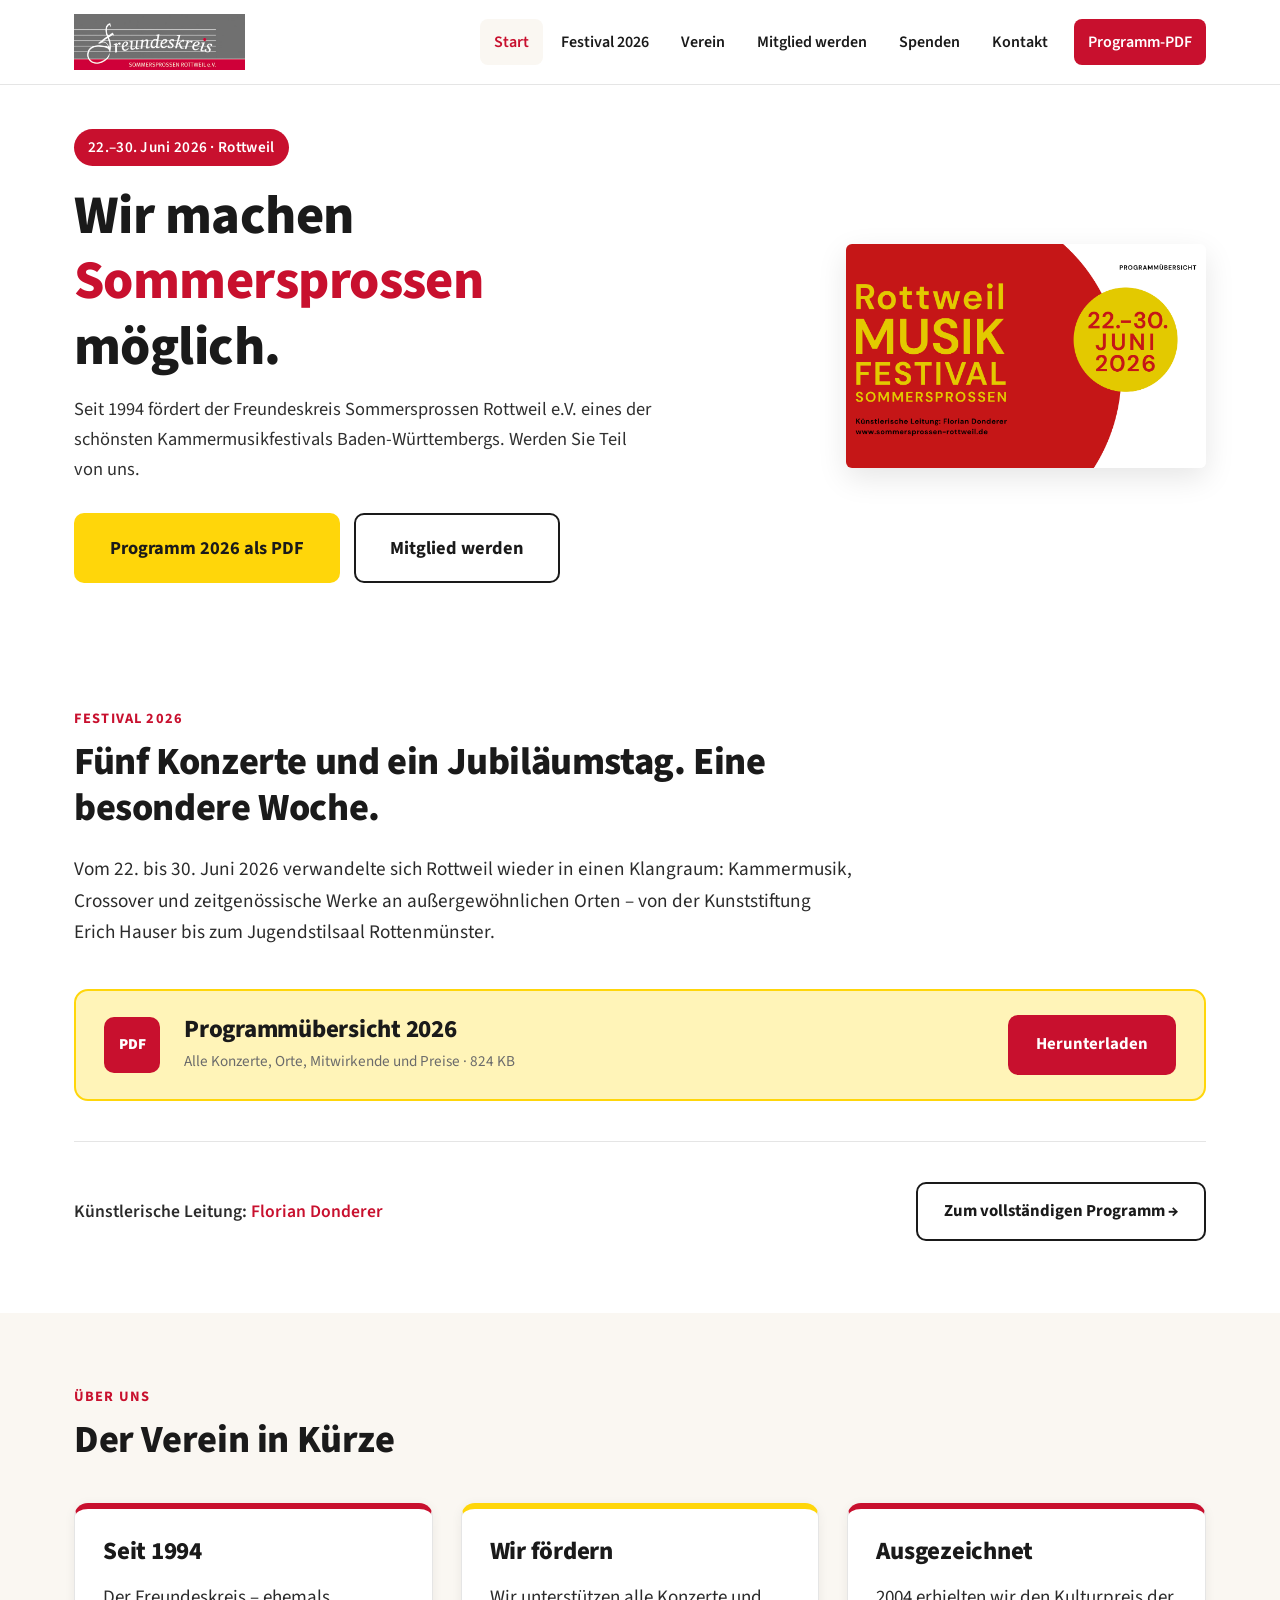
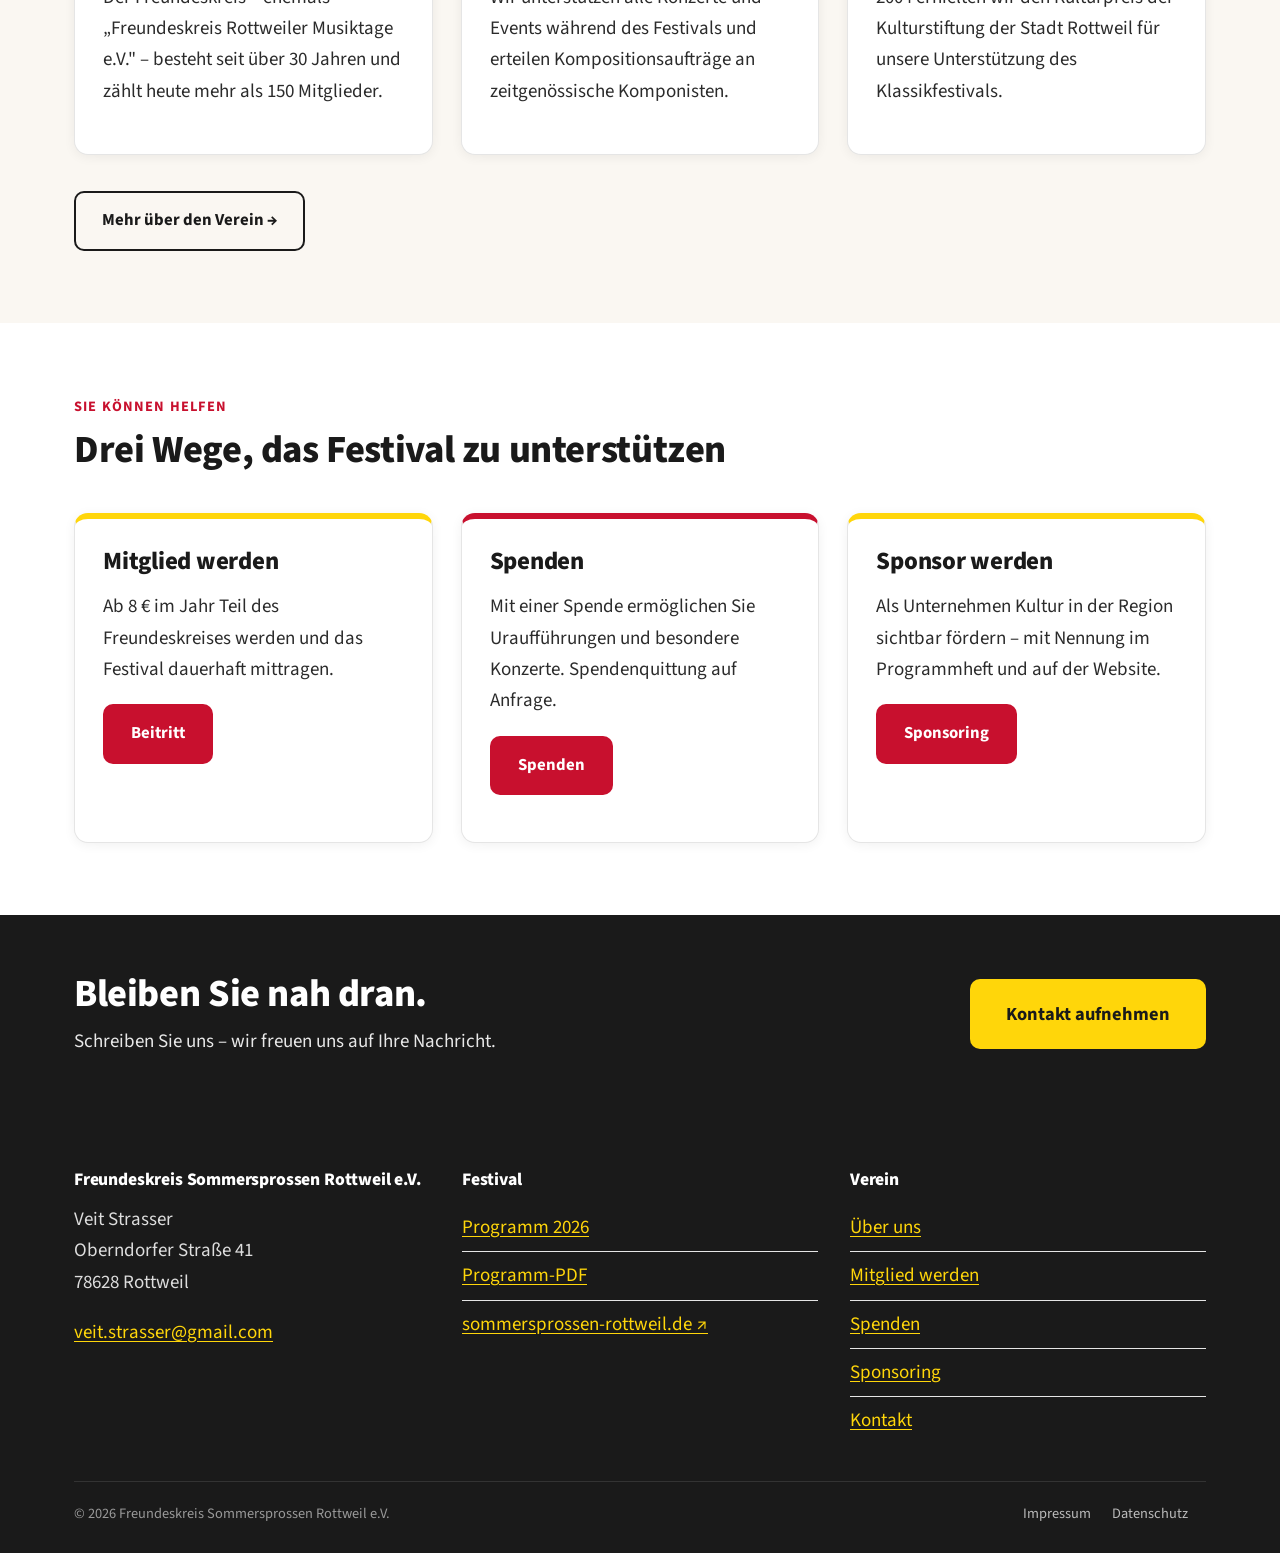
<file: index.html>
<!doctype html>
<html lang="de">
<head>
<meta charset="utf-8">
<meta name="viewport" content="width=device-width, initial-scale=1">
<title>Freundeskreis Sommersprossen Rottweil e.V.</title>
<meta name="description" content="Der Freundeskreis Sommersprossen Rottweil e.V. fördert das Musikfestival Sommersprossen in Rottweil. Werden Sie Mitglied oder unterstützen Sie uns.">
<link rel="icon" href="favicon.svg" type="image/svg+xml">
<link rel="preconnect" href="https://fonts.googleapis.com">
<link rel="preconnect" href="https://fonts.gstatic.com" crossorigin>
<link href="https://fonts.googleapis.com/css2?family=Source+Sans+3:wght@400;600;700;800&display=swap" rel="stylesheet">
<link rel="stylesheet" href="styles.css">
</head>
<body>

<a href="#main" class="skip">Zum Inhalt springen</a>

<header class="site-header">
  <div class="nav">
    <a class="brand" href="index.html"><img class="brand-logo" src="verein-logo.png" alt="Freundeskreis Sommersprossen Rottweil e.V."></a>
    <button class="nav-toggle" aria-expanded="false" aria-controls="navmenu">Menü</button>
    <ul class="nav-menu" id="navmenu">
      <li><a href="index.html">Start</a></li>
      <li><a href="festival.html">Festival 2026</a></li>
      <li><a href="verein.html">Verein</a></li>
      <li><a href="mitglied-werden.html">Mitglied werden</a></li>
      <li><a href="spenden.html">Spenden</a></li>
      <li><a href="kontakt.html">Kontakt</a></li>
      <li><a class="nav-cta" href="programm-2026.pdf" target="_blank" rel="noopener">Programm-PDF</a></li>
    </ul>
  </div>
</header>

<main id="main">

  <!-- Hero -->
  <section class="hero">
    <div class="container hero-inner">
      <div class="hero-text">
        <span class="eyebrow">22.–30. Juni 2026 · Rottweil</span>
        <h1>Wir machen <em>Sommersprossen</em> möglich.</h1>
        <p class="lead">
          Seit 1994 fördert der Freundeskreis Sommersprossen Rottweil e.V. eines der schönsten
          Kammermusikfestivals Baden-Württembergs. Werden Sie Teil von uns.
        </p>
        <div class="hero-actions">
          <a class="btn btn-yellow btn-lg" href="programm-2026.pdf" target="_blank" rel="noopener">
            Programm 2026 als PDF
          </a>
          <a class="btn btn-outline btn-lg" href="mitglied-werden.html">
            Mitglied werden
          </a>
        </div>
      </div>
      <div class="hero-visual">
        <img src="festival-keyvisual.png" alt="Rottweil Musikfestival Sommersprossen – 22. bis 30. Juni 2026">
      </div>
    </div>
  </section>

  <!-- Programm-Highlight -->
  <section>
    <div class="container">
      <div class="section-head">
        <div class="kicker">Festival 2026</div>
        <h2>Fünf Konzerte und ein Jubiläumstag. Eine besondere Woche.</h2>
        <p class="lead-text">
          Vom 22. bis 30. Juni 2026 verwandelte sich Rottweil wieder in einen Klangraum:
          Kammermusik, Crossover und zeitgenössische Werke an außergewöhnlichen Orten – von der
          Kunststiftung Erich Hauser bis zum Jugendstilsaal Rottenmünster.
        </p>
      </div>

      <div class="featured-pdf">
        <div class="pdf-icon">PDF</div>
        <div>
          <h3>Programmübersicht 2026</h3>
          <p>Alle Konzerte, Orte, Mitwirkende und Preise · 824 KB</p>
        </div>
        <a class="btn btn-primary" href="programm-2026.pdf" target="_blank" rel="noopener">
          Herunterladen
        </a>
      </div>

      <hr class="divider">

      <div style="display:flex; gap:24px; flex-wrap:wrap; justify-content:space-between; align-items:center;">
        <p style="margin:0; font-weight:600; font-size:1.1rem;">
          Künstlerische Leitung: <span style="color:var(--red)">Florian Donderer</span>
        </p>
        <a class="btn btn-outline" href="festival.html">Zum vollständigen Programm →</a>
      </div>
    </div>
  </section>

  <!-- Verein in Kürze -->
  <section class="alt">
    <div class="container">
      <div class="section-head">
        <div class="kicker">Über uns</div>
        <h2>Der Verein in Kürze</h2>
      </div>

      <div class="grid">
        <div class="card accent-red">
          <h3>Seit 1994</h3>
          <p>Der Freundeskreis – ehemals „Freundeskreis Rottweiler Musiktage e.V." – besteht seit über 30 Jahren und zählt heute mehr als 150 Mitglieder.</p>
        </div>
        <div class="card accent-yellow">
          <h3>Wir fördern</h3>
          <p>Wir unterstützen alle Konzerte und Events während des Festivals und erteilen Kompositionsaufträge an zeitgenössische Komponisten.</p>
        </div>
        <div class="card accent-red">
          <h3>Ausgezeichnet</h3>
          <p>2004 erhielten wir den Kulturpreis der Kulturstiftung der Stadt Rottweil für unsere Unterstützung des Klassikfestivals.</p>
        </div>
      </div>

      <div style="margin-top:36px;">
        <a class="btn btn-outline" href="verein.html">Mehr über den Verein →</a>
      </div>
    </div>
  </section>

  <!-- 3 Wege zu unterstützen -->
  <section>
    <div class="container">
      <div class="section-head">
        <div class="kicker">Sie können helfen</div>
        <h2>Drei Wege, das Festival zu unterstützen</h2>
      </div>

      <div class="grid">
        <div class="card accent-yellow">
          <h3>Mitglied werden</h3>
          <p>Ab 8 € im Jahr Teil des Freundeskreises werden und das Festival dauerhaft mittragen.</p>
          <p><a class="btn btn-primary" href="mitglied-werden.html">Beitritt</a></p>
        </div>
        <div class="card accent-red">
          <h3>Spenden</h3>
          <p>Mit einer Spende ermöglichen Sie Uraufführungen und besondere Konzerte. Spendenquittung auf Anfrage.</p>
          <p><a class="btn btn-primary" href="spenden.html">Spenden</a></p>
        </div>
        <div class="card accent-yellow">
          <h3>Sponsor werden</h3>
          <p>Als Unternehmen Kultur in der Region sichtbar fördern – mit Nennung im Programmheft und auf der Website.</p>
          <p><a class="btn btn-primary" href="sponsoring.html">Sponsoring</a></p>
        </div>
      </div>
    </div>
  </section>

  <!-- CTA Band -->
  <section class="cta-band">
    <div class="container" style="display:flex; gap:30px; flex-wrap:wrap; align-items:center; justify-content:space-between;">
      <div style="flex:1; min-width:280px;">
        <h2 style="margin-bottom:8px;">Bleiben Sie nah dran.</h2>
        <p style="margin-bottom:0;">Schreiben Sie uns – wir freuen uns auf Ihre Nachricht.</p>
      </div>
      <a class="btn btn-primary btn-lg" href="kontakt.html">Kontakt aufnehmen</a>
    </div>
  </section>

</main>

<footer class="site-footer">
  <div class="container">
    <div class="footer-grid">
      <div>
        <h4>Freundeskreis Sommersprossen Rottweil e.V.</h4>
        <p>Veit Strasser<br>Oberndorfer Straße 41<br>78628 Rottweil</p>
        <p><a href="mailto:veit.strasser@gmail.com">veit.strasser@gmail.com</a></p>
      </div>
      <div>
        <h4>Festival</h4>
        <ul class="clean">
          <li><a href="festival.html">Programm 2026</a></li>
          <li><a href="programm-2026.pdf" target="_blank" rel="noopener">Programm-PDF</a></li>
          <li><a href="https://www.sommersprossen-rottweil.de" target="_blank" rel="noopener">sommersprossen-rottweil.de ↗</a></li>
        </ul>
      </div>
      <div>
        <h4>Verein</h4>
        <ul class="clean">
          <li><a href="verein.html">Über uns</a></li>
          <li><a href="mitglied-werden.html">Mitglied werden</a></li>
          <li><a href="spenden.html">Spenden</a></li>
          <li><a href="sponsoring.html">Sponsoring</a></li>
          <li><a href="kontakt.html">Kontakt</a></li>
        </ul>
      </div>
    </div>
    <div class="footer-bottom">
      <div>© <span id="year">2026</span> Freundeskreis Sommersprossen Rottweil e.V.</div>
      <div>
        <a href="impressum.html">Impressum</a>
        <a href="datenschutz.html">Datenschutz</a>
      </div>
    </div>
  </div>
</footer>

<script src="main.js"></script>
<script>document.getElementById('year').textContent = new Date().getFullYear();</script>
<!-- WEBUNDO Analytics -->
<script src="https://analytics.laendle-digital.com/tracker.js" data-website-id="freundeskreis_sommersprossen" defer></script>
</body>
</html>
</file>
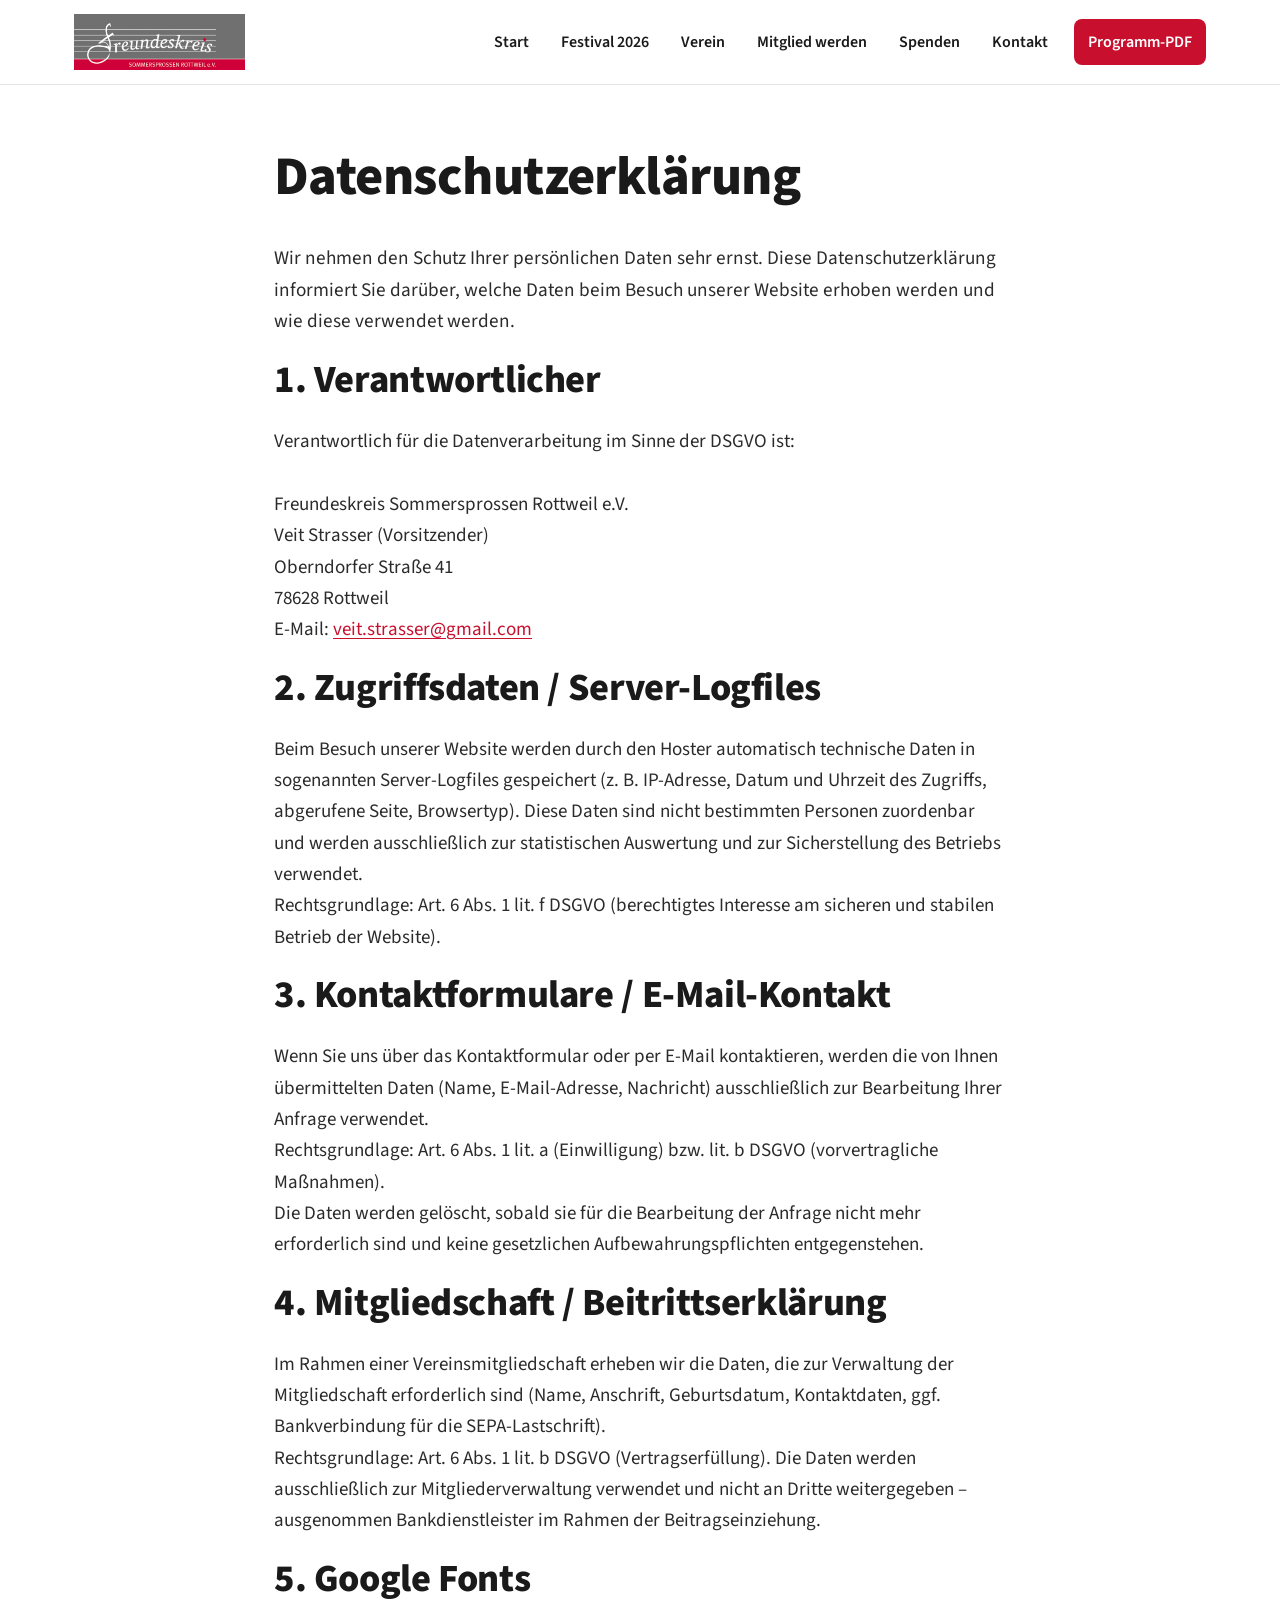
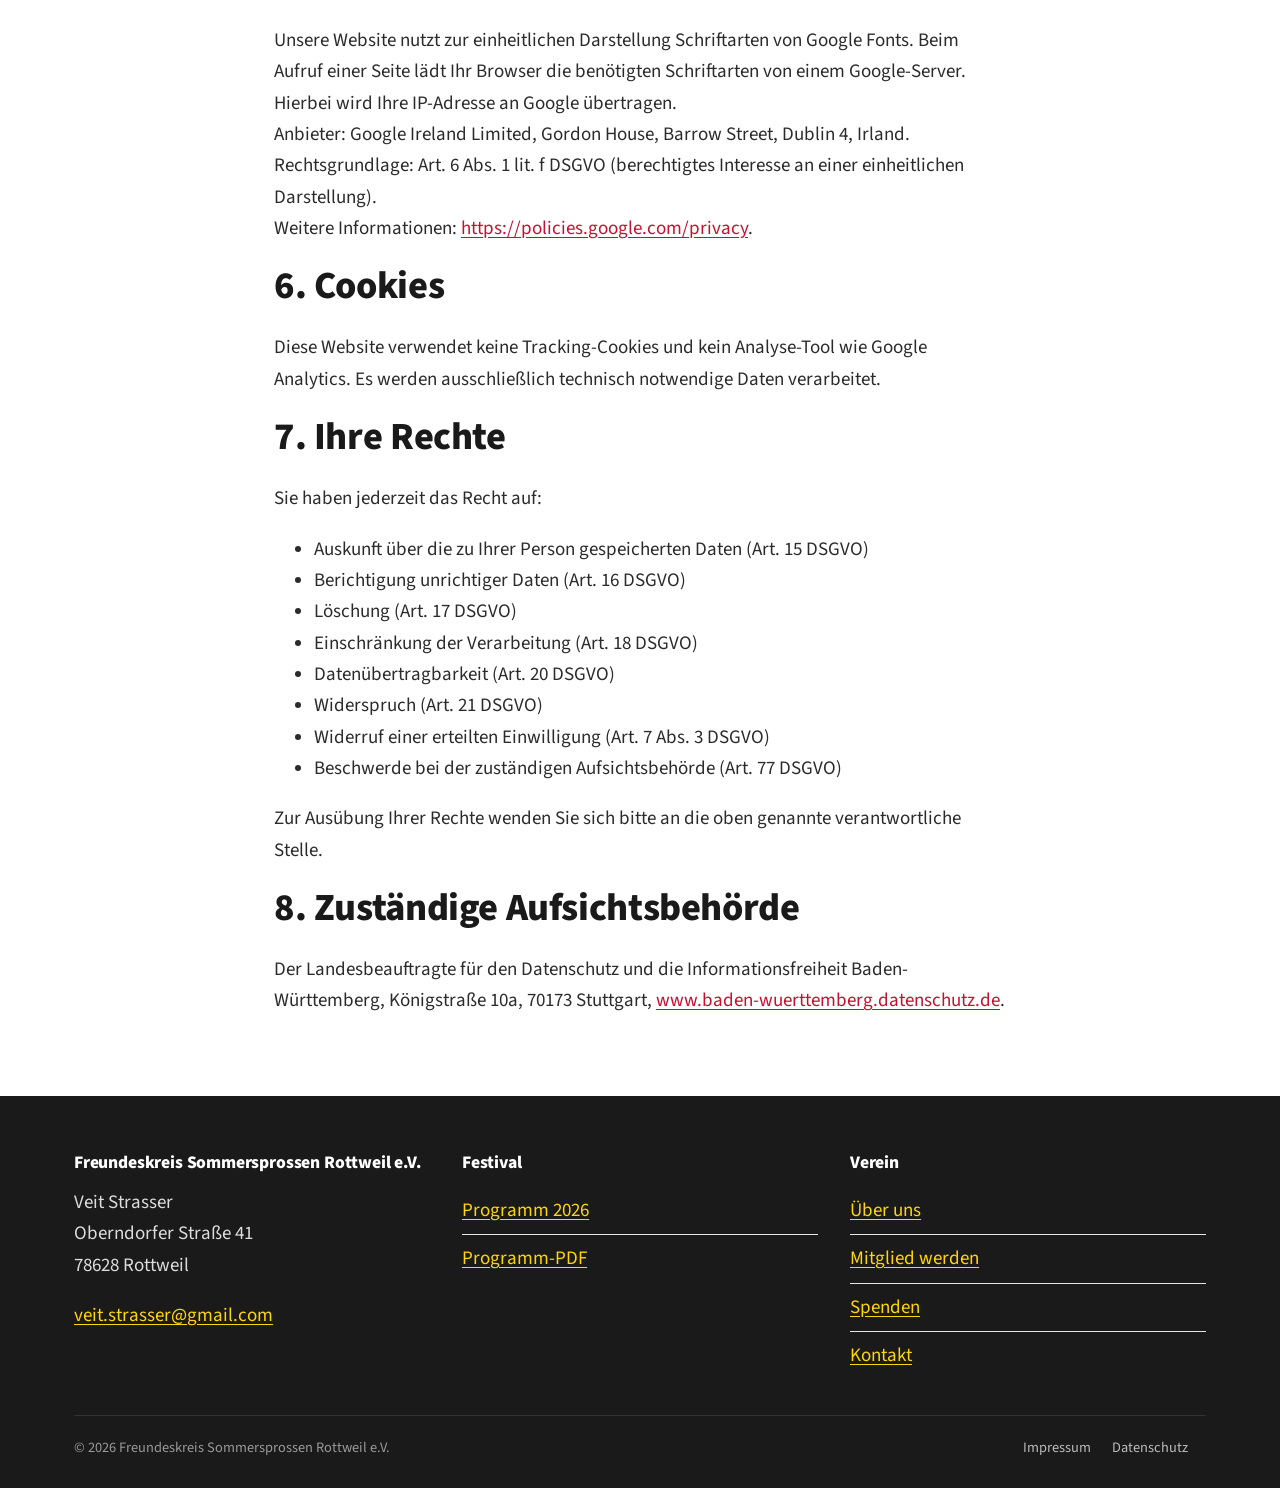
<file: datenschutz.html>
<!doctype html>
<html lang="de">
<head>
<meta charset="utf-8">
<meta name="viewport" content="width=device-width, initial-scale=1">
<title>Datenschutz – Freundeskreis Sommersprossen Rottweil e.V.</title>
<meta name="robots" content="noindex">
<link rel="icon" href="favicon.svg" type="image/svg+xml">
<link rel="preconnect" href="https://fonts.googleapis.com">
<link rel="preconnect" href="https://fonts.gstatic.com" crossorigin>
<link href="https://fonts.googleapis.com/css2?family=Source+Sans+3:wght@400;600;700;800&display=swap" rel="stylesheet">
<link rel="stylesheet" href="styles.css">
</head>
<body>
<a href="#main" class="skip">Zum Inhalt springen</a>

<header class="site-header">
  <div class="nav">
    <a class="brand" href="index.html"><img class="brand-logo" src="verein-logo.png" alt="Freundeskreis Sommersprossen Rottweil e.V."></a>
    <button class="nav-toggle" aria-expanded="false" aria-controls="navmenu">Menü</button>
    <ul class="nav-menu" id="navmenu">
      <li><a href="index.html">Start</a></li>
      <li><a href="festival.html">Festival 2026</a></li>
      <li><a href="verein.html">Verein</a></li>
      <li><a href="mitglied-werden.html">Mitglied werden</a></li>
      <li><a href="spenden.html">Spenden</a></li>
      <li><a href="kontakt.html">Kontakt</a></li>
      <li><a class="nav-cta" href="programm-2026.pdf" target="_blank" rel="noopener">Programm-PDF</a></li>
    </ul>
  </div>
</header>

<main id="main">

  <section style="padding:60px 0;">
    <div class="container" style="max-width:780px;">

      <h1>Datenschutzerklärung</h1>

      <p class="lead-text">
        Wir nehmen den Schutz Ihrer persönlichen Daten sehr ernst. Diese Datenschutzerklärung
        informiert Sie darüber, welche Daten beim Besuch unserer Website erhoben werden und
        wie diese verwendet werden.
      </p>

      <h2>1. Verantwortlicher</h2>
      <p>
        Verantwortlich für die Datenverarbeitung im Sinne der DSGVO ist:<br><br>
        Freundeskreis Sommersprossen Rottweil e.V.<br>
        Veit Strasser (Vorsitzender)<br>
        Oberndorfer Straße 41<br>
        78628 Rottweil<br>
        E-Mail: <a href="mailto:veit.strasser@gmail.com">veit.strasser@gmail.com</a>
      </p>

      <h2>2. Zugriffsdaten / Server-Logfiles</h2>
      <p>
        Beim Besuch unserer Website werden durch den Hoster automatisch technische Daten
        in sogenannten Server-Logfiles gespeichert (z. B. IP-Adresse, Datum und Uhrzeit
        des Zugriffs, abgerufene Seite, Browsertyp). Diese Daten sind nicht bestimmten
        Personen zuordenbar und werden ausschließlich zur statistischen Auswertung und
        zur Sicherstellung des Betriebs verwendet.<br>
        Rechtsgrundlage: Art. 6 Abs. 1 lit. f DSGVO (berechtigtes Interesse am sicheren
        und stabilen Betrieb der Website).
      </p>

      <h2>3. Kontaktformulare / E-Mail-Kontakt</h2>
      <p>
        Wenn Sie uns über das Kontaktformular oder per E-Mail kontaktieren, werden die von
        Ihnen übermittelten Daten (Name, E-Mail-Adresse, Nachricht) ausschließlich zur
        Bearbeitung Ihrer Anfrage verwendet.<br>
        Rechtsgrundlage: Art. 6 Abs. 1 lit. a (Einwilligung) bzw. lit. b DSGVO
        (vorvertragliche Maßnahmen).<br>
        Die Daten werden gelöscht, sobald sie für die Bearbeitung der Anfrage nicht mehr
        erforderlich sind und keine gesetzlichen Aufbewahrungspflichten entgegenstehen.
      </p>

      <h2>4. Mitgliedschaft / Beitrittserklärung</h2>
      <p>
        Im Rahmen einer Vereinsmitgliedschaft erheben wir die Daten, die zur Verwaltung der
        Mitgliedschaft erforderlich sind (Name, Anschrift, Geburtsdatum, Kontaktdaten,
        ggf. Bankverbindung für die SEPA-Lastschrift).<br>
        Rechtsgrundlage: Art. 6 Abs. 1 lit. b DSGVO (Vertragserfüllung). Die Daten werden
        ausschließlich zur Mitgliederverwaltung verwendet und nicht an Dritte weitergegeben –
        ausgenommen Bankdienstleister im Rahmen der Beitragseinziehung.
      </p>

      <h2>5. Google Fonts</h2>
      <p>
        Unsere Website nutzt zur einheitlichen Darstellung Schriftarten von Google Fonts.
        Beim Aufruf einer Seite lädt Ihr Browser die benötigten Schriftarten von einem
        Google-Server. Hierbei wird Ihre IP-Adresse an Google übertragen.<br>
        Anbieter: Google Ireland Limited, Gordon House, Barrow Street, Dublin 4, Irland.<br>
        Rechtsgrundlage: Art. 6 Abs. 1 lit. f DSGVO (berechtigtes Interesse an einer
        einheitlichen Darstellung).<br>
        Weitere Informationen: <a href="https://policies.google.com/privacy" target="_blank" rel="noopener">https://policies.google.com/privacy</a>.
      </p>

      <h2>6. Cookies</h2>
      <p>
        Diese Website verwendet keine Tracking-Cookies und kein Analyse-Tool wie
        Google Analytics. Es werden ausschließlich technisch notwendige Daten verarbeitet.
      </p>

      <h2>7. Ihre Rechte</h2>
      <p>
        Sie haben jederzeit das Recht auf:
      </p>
      <ul>
        <li>Auskunft über die zu Ihrer Person gespeicherten Daten (Art. 15 DSGVO)</li>
        <li>Berichtigung unrichtiger Daten (Art. 16 DSGVO)</li>
        <li>Löschung (Art. 17 DSGVO)</li>
        <li>Einschränkung der Verarbeitung (Art. 18 DSGVO)</li>
        <li>Datenübertragbarkeit (Art. 20 DSGVO)</li>
        <li>Widerspruch (Art. 21 DSGVO)</li>
        <li>Widerruf einer erteilten Einwilligung (Art. 7 Abs. 3 DSGVO)</li>
        <li>Beschwerde bei der zuständigen Aufsichtsbehörde (Art. 77 DSGVO)</li>
      </ul>
      <p>
        Zur Ausübung Ihrer Rechte wenden Sie sich bitte an die oben genannte
        verantwortliche Stelle.
      </p>

      <h2>8. Zuständige Aufsichtsbehörde</h2>
      <p>
        Der Landesbeauftragte für den Datenschutz und die Informationsfreiheit
        Baden-Württemberg, Königstraße 10a, 70173 Stuttgart,
        <a href="https://www.baden-wuerttemberg.datenschutz.de" target="_blank" rel="noopener">www.baden-wuerttemberg.datenschutz.de</a>.
      </p>

    </div>
  </section>

</main>

<footer class="site-footer">
  <div class="container">
    <div class="footer-grid">
      <div>
        <h4>Freundeskreis Sommersprossen Rottweil e.V.</h4>
        <p>Veit Strasser<br>Oberndorfer Straße 41<br>78628 Rottweil</p>
        <p><a href="mailto:veit.strasser@gmail.com">veit.strasser@gmail.com</a></p>
      </div>
      <div>
        <h4>Festival</h4>
        <ul class="clean">
          <li><a href="festival.html">Programm 2026</a></li>
          <li><a href="programm-2026.pdf" target="_blank" rel="noopener">Programm-PDF</a></li>
        </ul>
      </div>
      <div>
        <h4>Verein</h4>
        <ul class="clean">
          <li><a href="verein.html">Über uns</a></li>
          <li><a href="mitglied-werden.html">Mitglied werden</a></li>
          <li><a href="spenden.html">Spenden</a></li>
          <li><a href="kontakt.html">Kontakt</a></li>
        </ul>
      </div>
    </div>
    <div class="footer-bottom">
      <div>© <span id="year">2026</span> Freundeskreis Sommersprossen Rottweil e.V.</div>
      <div>
        <a href="impressum.html">Impressum</a>
        <a href="datenschutz.html">Datenschutz</a>
      </div>
    </div>
  </div>
</footer>

<script src="main.js"></script>
<script>document.getElementById('year').textContent = new Date().getFullYear();</script>
<!-- WEBUNDO Analytics -->
<script src="https://analytics.laendle-digital.com/tracker.js" data-website-id="freundeskreis_sommersprossen" defer></script>
</body>
</html>
</file>
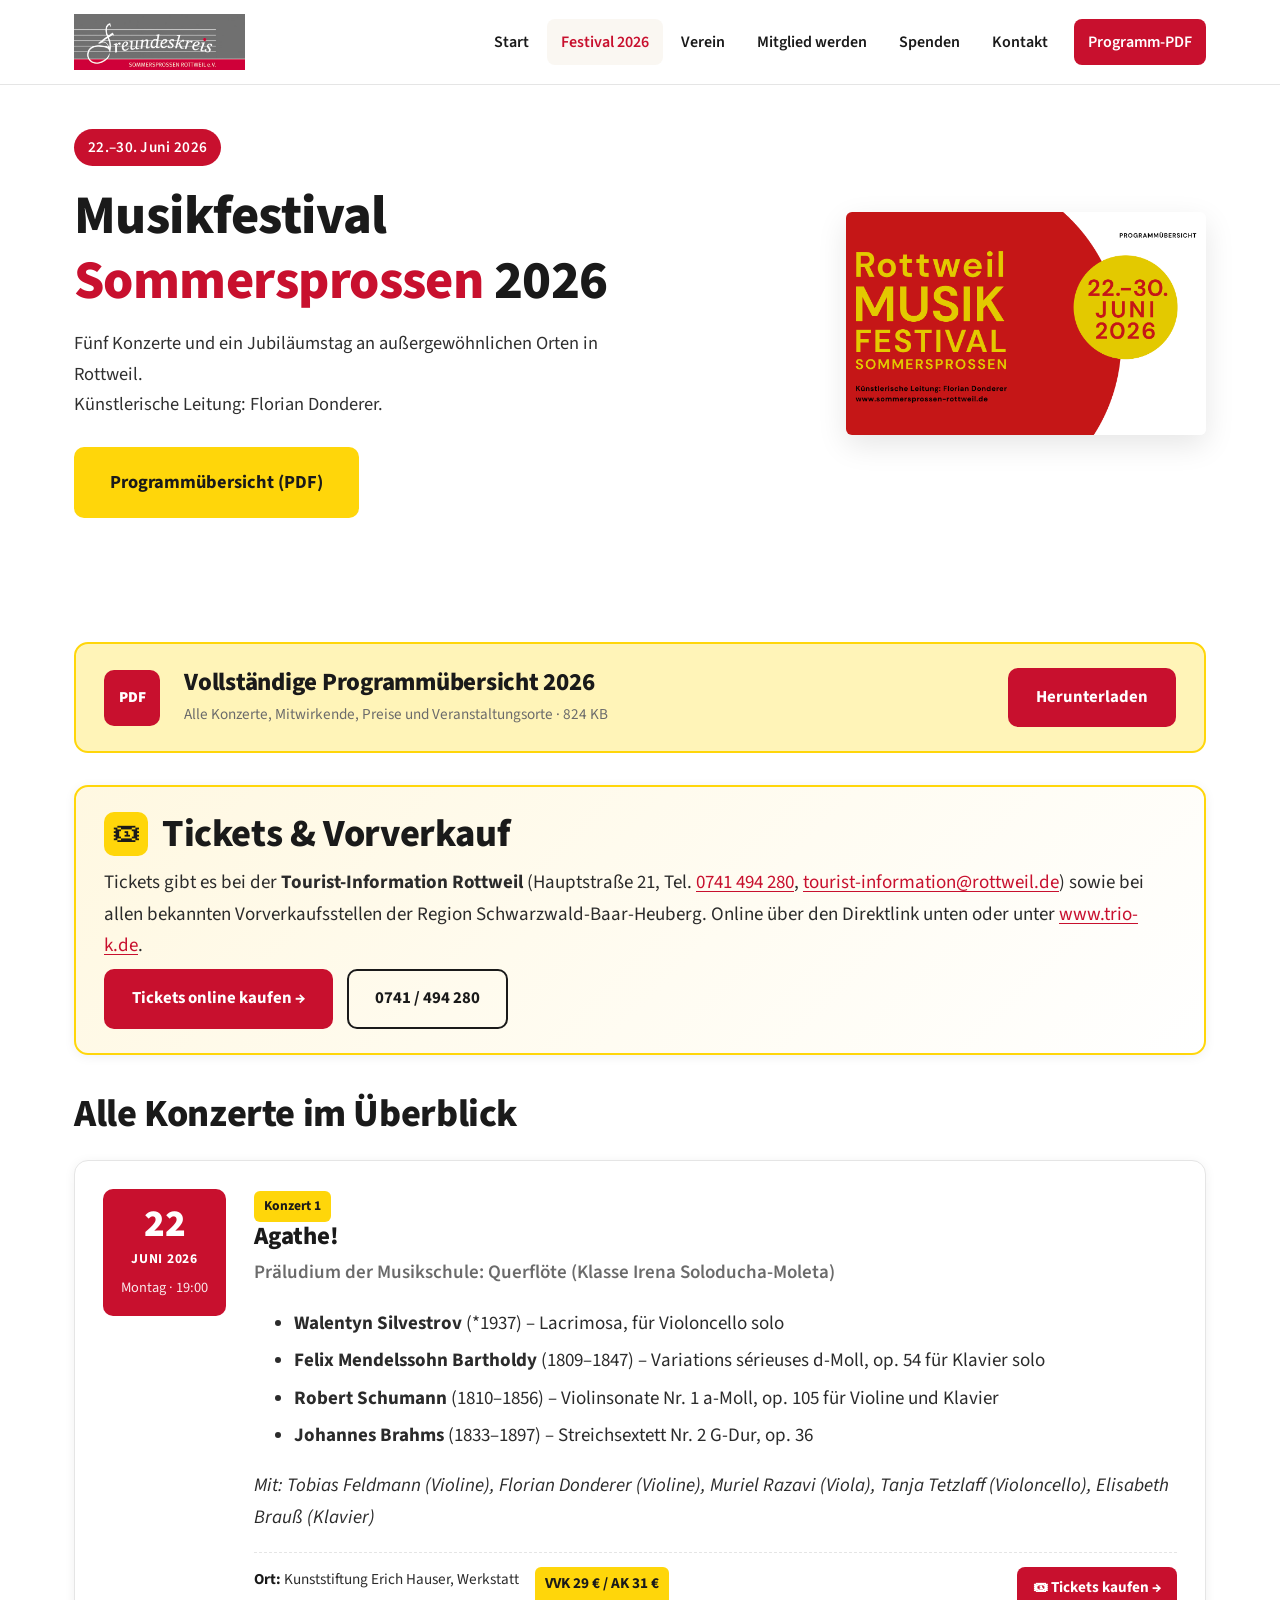
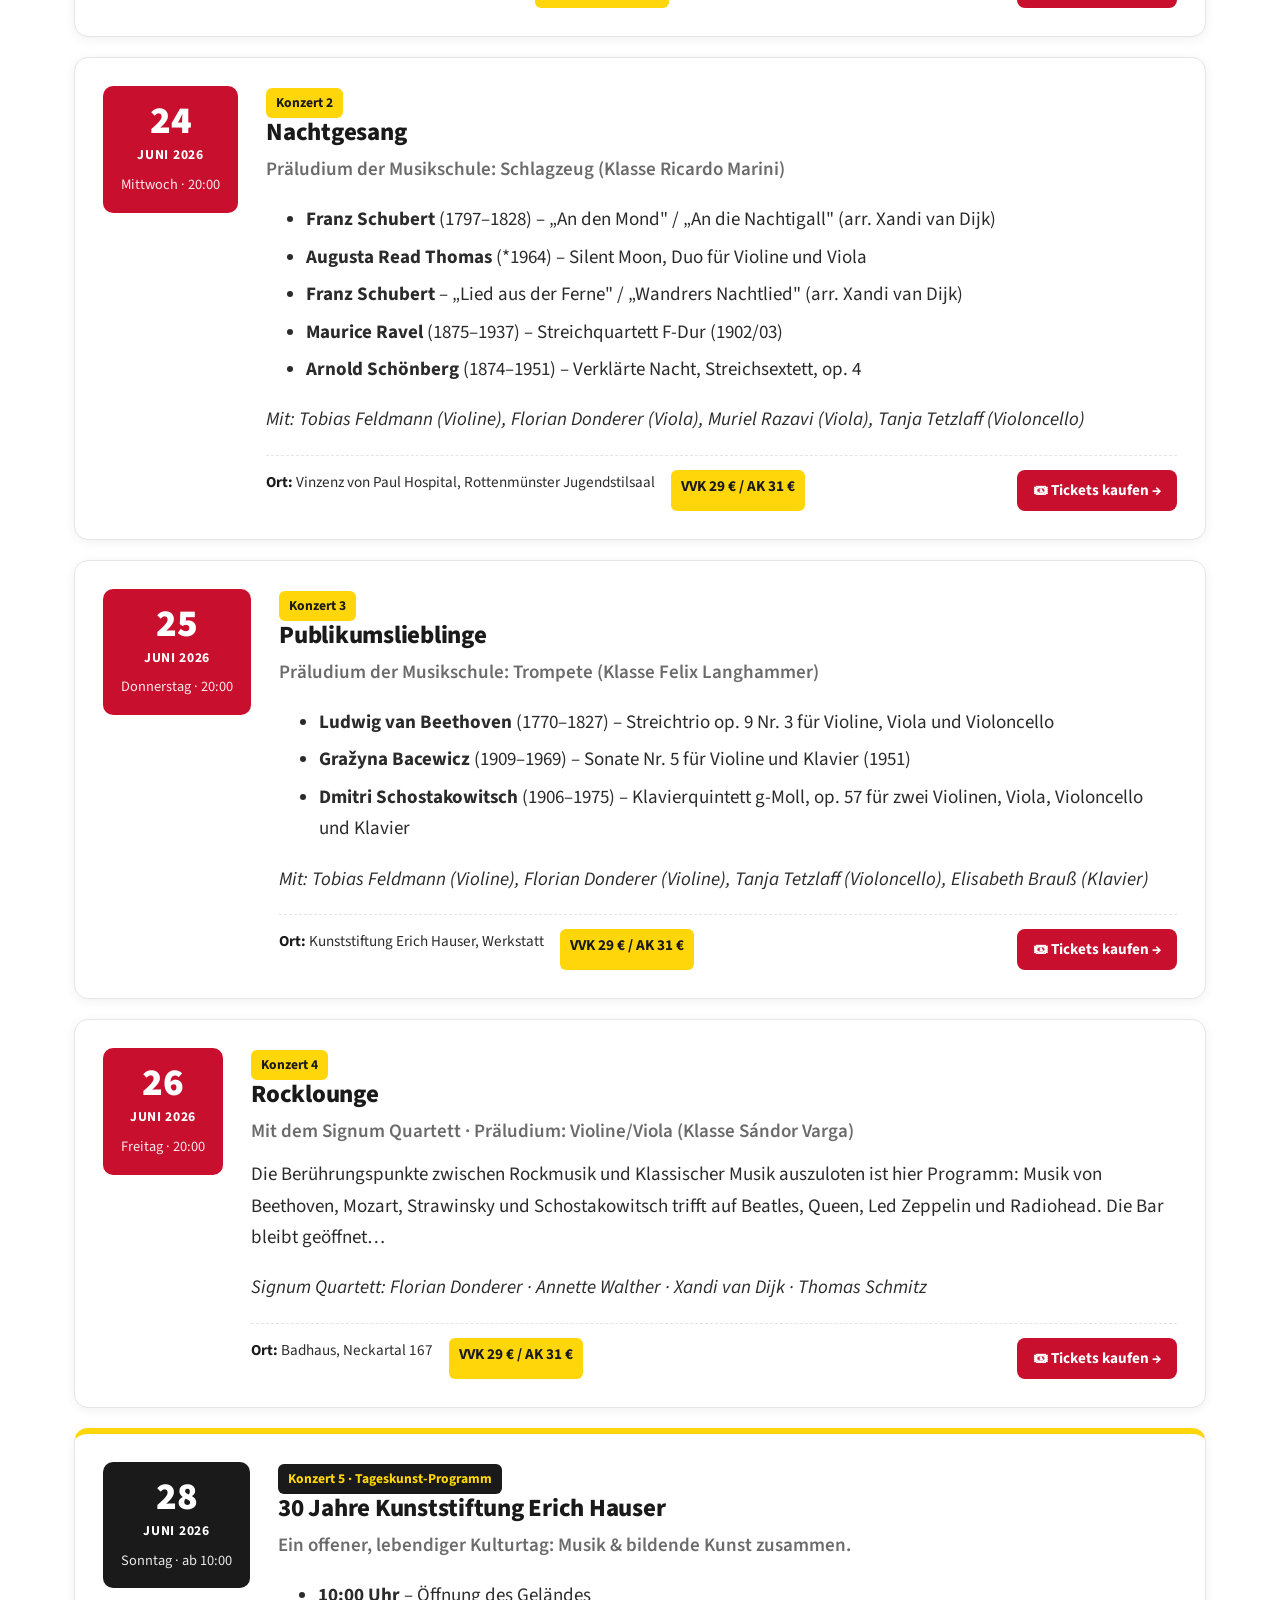
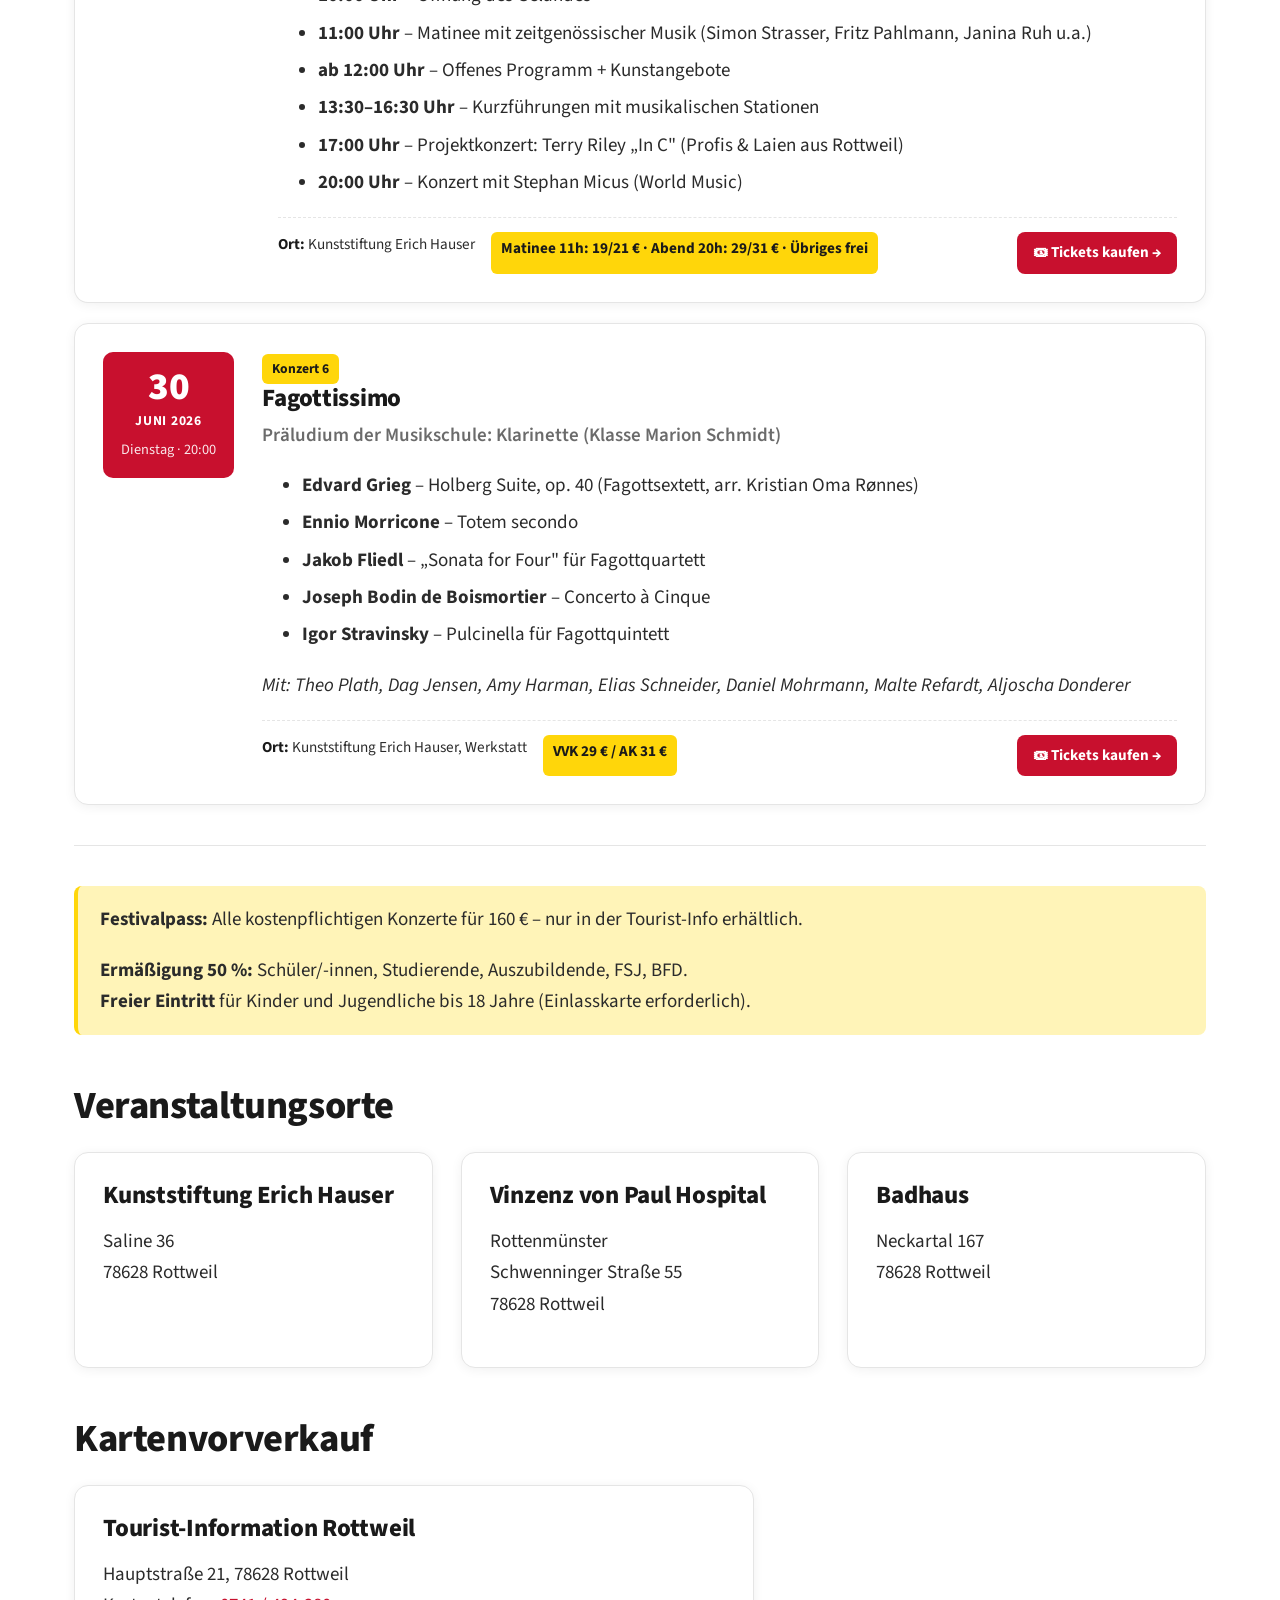
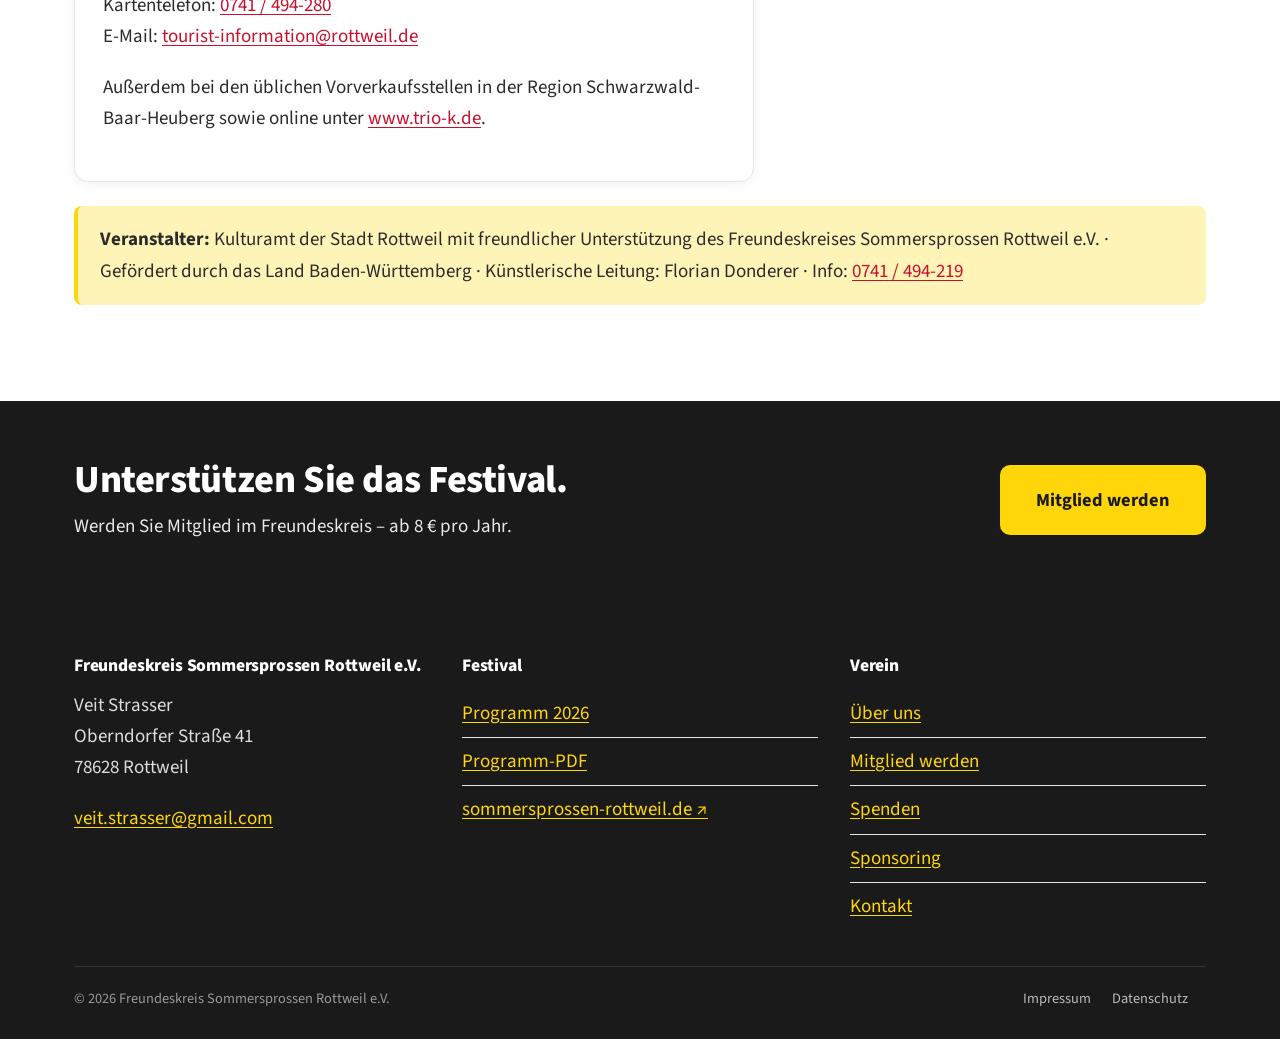
<file: festival.html>
<!doctype html>
<html lang="de">
<head>
<meta charset="utf-8">
<meta name="viewport" content="width=device-width, initial-scale=1">
<title>Festival 2026 – Freundeskreis Sommersprossen Rottweil e.V.</title>
<meta name="description" content="Das Musikfestival Sommersprossen Rottweil 2026: alle Konzerte, Termine und Orte vom 22. bis 30. Juni 2026.">
<link rel="icon" href="favicon.svg" type="image/svg+xml">
<link rel="preconnect" href="https://fonts.googleapis.com">
<link rel="preconnect" href="https://fonts.gstatic.com" crossorigin>
<link href="https://fonts.googleapis.com/css2?family=Source+Sans+3:wght@400;600;700;800&display=swap" rel="stylesheet">
<link rel="stylesheet" href="styles.css">
</head>
<body>
<a href="#main" class="skip">Zum Inhalt springen</a>

<header class="site-header">
  <div class="nav">
    <a class="brand" href="index.html"><img class="brand-logo" src="verein-logo.png" alt="Freundeskreis Sommersprossen Rottweil e.V."></a>
    <button class="nav-toggle" aria-expanded="false" aria-controls="navmenu">Menü</button>
    <ul class="nav-menu" id="navmenu">
      <li><a href="index.html">Start</a></li>
      <li><a href="festival.html">Festival 2026</a></li>
      <li><a href="verein.html">Verein</a></li>
      <li><a href="mitglied-werden.html">Mitglied werden</a></li>
      <li><a href="spenden.html">Spenden</a></li>
      <li><a href="kontakt.html">Kontakt</a></li>
      <li><a class="nav-cta" href="programm-2026.pdf" target="_blank" rel="noopener">Programm-PDF</a></li>
    </ul>
  </div>
</header>

<main id="main">

  <section class="hero">
    <div class="container hero-inner">
      <div class="hero-text">
        <span class="eyebrow">22.–30. Juni 2026</span>
        <h1>Musikfestival <em>Sommersprossen</em> 2026</h1>
        <p class="lead">Fünf Konzerte und ein Jubiläumstag an außergewöhnlichen Orten in Rottweil.<br>Künstlerische Leitung: Florian Donderer.</p>
        <div class="hero-actions">
          <a class="btn btn-yellow btn-lg" href="programm-2026.pdf" target="_blank" rel="noopener">Programmübersicht (PDF)</a>
        </div>
      </div>
      <div class="hero-visual">
        <img src="festival-keyvisual.png" alt="Rottweil Musikfestival Sommersprossen – 22. bis 30. Juni 2026">
      </div>
    </div>
  </section>

  <section>
    <div class="container">
      <div class="featured-pdf" style="margin-bottom:32px;">
        <div class="pdf-icon">PDF</div>
        <div>
          <h3>Vollständige Programmübersicht 2026</h3>
          <p>Alle Konzerte, Mitwirkende, Preise und Veranstaltungsorte · 824 KB</p>
        </div>
        <a class="btn btn-primary" href="programm-2026.pdf" target="_blank" rel="noopener">Herunterladen</a>
      </div>

      <aside class="ticket-info">
        <div class="ticket-info-head">
          <span class="ticket-info-icon" aria-hidden="true">🎟</span>
          <h2 style="margin:0;">Tickets &amp; Vorverkauf</h2>
        </div>
        <p>
          Tickets gibt es bei der <strong>Tourist-Information Rottweil</strong> (Hauptstraße 21,
          Tel. <a href="tel:+497414940280">0741&nbsp;494&nbsp;280</a>,
          <a href="mailto:tourist-information@rottweil.de">tourist-information@rottweil.de</a>)
          sowie bei allen bekannten Vorverkaufsstellen der Region Schwarzwald-Baar-Heuberg.
          Online über den Direktlink unten oder unter
          <a href="https://www.trio-k.de" target="_blank" rel="noopener">www.trio-k.de</a>.
        </p>
        <div class="hero-actions" style="margin-top:8px;">
          <a class="btn btn-primary" href="https://tickets.vibus.de/shop/00100158000000/vstkalender.aspx" target="_blank" rel="noopener">
            Tickets online kaufen →
          </a>
          <a class="btn btn-outline" href="tel:+497414940280">
            0741 / 494 280
          </a>
        </div>
      </aside>

      <h2>Alle Konzerte im Überblick</h2>

      <!-- Konzert 1 -->
      <article class="concert">
        <div class="concert-date">
          <span class="day">22</span>
          <span class="month">Juni 2026</span>
          <span class="time">Montag · 19:00</span>
        </div>
        <div>
          <span class="tag">Konzert 1</span>
          <h3>Agathe!</h3>
          <p class="concert-sub">Präludium der Musikschule: Querflöte (Klasse Irena Soloducha-Moleta)</p>
          <ul class="program">
            <li><strong>Walentyn Silvestrov</strong> (*1937) – Lacrimosa, für Violoncello solo</li>
            <li><strong>Felix Mendelssohn Bartholdy</strong> (1809–1847) – Variations sérieuses d-Moll, op. 54 für Klavier solo</li>
            <li><strong>Robert Schumann</strong> (1810–1856) – Violinsonate Nr. 1 a-Moll, op. 105 für Violine und Klavier</li>
            <li><strong>Johannes Brahms</strong> (1833–1897) – Streichsextett Nr. 2 G-Dur, op. 36</li>
          </ul>
          <p style="margin-top:10px;"><em>Mit: Tobias Feldmann (Violine), Florian Donderer (Violine), Muriel Razavi (Viola), Tanja Tetzlaff (Violoncello), Elisabeth Brauß (Klavier)</em></p>
          <div class="meta">
            <span><strong>Ort:</strong> Kunststiftung Erich Hauser, Werkstatt</span>
            <span class="price">VVK 29 € / AK 31 €</span>
            <a class="btn-ticket" href="https://tickets.vibus.de/shop/00100158000000/vstkalender.aspx" target="_blank" rel="noopener">🎟 Tickets kaufen →</a>
          </div>
        </div>
      </article>

      <!-- Konzert 2 -->
      <article class="concert">
        <div class="concert-date">
          <span class="day">24</span>
          <span class="month">Juni 2026</span>
          <span class="time">Mittwoch · 20:00</span>
        </div>
        <div>
          <span class="tag">Konzert 2</span>
          <h3>Nachtgesang</h3>
          <p class="concert-sub">Präludium der Musikschule: Schlagzeug (Klasse Ricardo Marini)</p>
          <ul class="program">
            <li><strong>Franz Schubert</strong> (1797–1828) – „An den Mond" / „An die Nachtigall" (arr. Xandi van Dijk)</li>
            <li><strong>Augusta Read Thomas</strong> (*1964) – Silent Moon, Duo für Violine und Viola</li>
            <li><strong>Franz Schubert</strong> – „Lied aus der Ferne" / „Wandrers Nachtlied" (arr. Xandi van Dijk)</li>
            <li><strong>Maurice Ravel</strong> (1875–1937) – Streichquartett F-Dur (1902/03)</li>
            <li><strong>Arnold Schönberg</strong> (1874–1951) – Verklärte Nacht, Streichsextett, op. 4</li>
          </ul>
          <p style="margin-top:10px;"><em>Mit: Tobias Feldmann (Violine), Florian Donderer (Viola), Muriel Razavi (Viola), Tanja Tetzlaff (Violoncello)</em></p>
          <div class="meta">
            <span><strong>Ort:</strong> Vinzenz von Paul Hospital, Rottenmünster Jugendstilsaal</span>
            <span class="price">VVK 29 € / AK 31 €</span>
            <a class="btn-ticket" href="https://tickets.vibus.de/shop/00100158000000/vstkalender.aspx" target="_blank" rel="noopener">🎟 Tickets kaufen →</a>
          </div>
        </div>
      </article>

      <!-- Konzert 3 -->
      <article class="concert">
        <div class="concert-date">
          <span class="day">25</span>
          <span class="month">Juni 2026</span>
          <span class="time">Donnerstag · 20:00</span>
        </div>
        <div>
          <span class="tag">Konzert 3</span>
          <h3>Publikumslieblinge</h3>
          <p class="concert-sub">Präludium der Musikschule: Trompete (Klasse Felix Langhammer)</p>
          <ul class="program">
            <li><strong>Ludwig van Beethoven</strong> (1770–1827) – Streichtrio op. 9 Nr. 3 für Violine, Viola und Violoncello</li>
            <li><strong>Gražyna Bacewicz</strong> (1909–1969) – Sonate Nr. 5 für Violine und Klavier (1951)</li>
            <li><strong>Dmitri Schostakowitsch</strong> (1906–1975) – Klavierquintett g-Moll, op. 57 für zwei Violinen, Viola, Violoncello und Klavier</li>
          </ul>
          <p style="margin-top:10px;"><em>Mit: Tobias Feldmann (Violine), Florian Donderer (Violine), Tanja Tetzlaff (Violoncello), Elisabeth Brauß (Klavier)</em></p>
          <div class="meta">
            <span><strong>Ort:</strong> Kunststiftung Erich Hauser, Werkstatt</span>
            <span class="price">VVK 29 € / AK 31 €</span>
            <a class="btn-ticket" href="https://tickets.vibus.de/shop/00100158000000/vstkalender.aspx" target="_blank" rel="noopener">🎟 Tickets kaufen →</a>
          </div>
        </div>
      </article>

      <!-- Konzert 4 -->
      <article class="concert">
        <div class="concert-date">
          <span class="day">26</span>
          <span class="month">Juni 2026</span>
          <span class="time">Freitag · 20:00</span>
        </div>
        <div>
          <span class="tag">Konzert 4</span>
          <h3>Rocklounge</h3>
          <p class="concert-sub">Mit dem Signum Quartett · Präludium: Violine/Viola (Klasse Sándor Varga)</p>
          <p>Die Berührungspunkte zwischen Rockmusik und Klassischer Musik auszuloten ist hier Programm: Musik von Beethoven, Mozart, Strawinsky und Schostakowitsch trifft auf Beatles, Queen, Led Zeppelin und Radiohead. Die Bar bleibt geöffnet…</p>
          <p style="margin-top:10px;"><em>Signum Quartett: Florian Donderer · Annette Walther · Xandi van Dijk · Thomas Schmitz</em></p>
          <div class="meta">
            <span><strong>Ort:</strong> Badhaus, Neckartal 167</span>
            <span class="price">VVK 29 € / AK 31 €</span>
            <a class="btn-ticket" href="https://tickets.vibus.de/shop/00100158000000/vstkalender.aspx" target="_blank" rel="noopener">🎟 Tickets kaufen →</a>
          </div>
        </div>
      </article>

      <!-- Konzert 5 -->
      <article class="concert" style="border-top:6px solid var(--yellow);">
        <div class="concert-date" style="background:var(--ink)">
          <span class="day">28</span>
          <span class="month">Juni 2026</span>
          <span class="time">Sonntag · ab 10:00</span>
        </div>
        <div>
          <span class="tag" style="background:var(--ink);color:var(--yellow)">Konzert 5 · Tageskunst-Programm</span>
          <h3>30 Jahre Kunststiftung Erich Hauser</h3>
          <p class="concert-sub">Ein offener, lebendiger Kulturtag: Musik & bildende Kunst zusammen.</p>
          <ul class="program">
            <li><strong>10:00 Uhr</strong> – Öffnung des Geländes</li>
            <li><strong>11:00 Uhr</strong> – Matinee mit zeitgenössischer Musik (Simon Strasser, Fritz Pahlmann, Janina Ruh u.a.)</li>
            <li><strong>ab 12:00 Uhr</strong> – Offenes Programm + Kunstangebote</li>
            <li><strong>13:30–16:30 Uhr</strong> – Kurzführungen mit musikalischen Stationen</li>
            <li><strong>17:00 Uhr</strong> – Projektkonzert: Terry Riley „In C" (Profis & Laien aus Rottweil)</li>
            <li><strong>20:00 Uhr</strong> – Konzert mit Stephan Micus (World Music)</li>
          </ul>
          <div class="meta">
            <span><strong>Ort:</strong> Kunststiftung Erich Hauser</span>
            <span class="price">Matinee 11h: 19/21 € · Abend 20h: 29/31 € · Übriges frei</span>
            <a class="btn-ticket" href="https://tickets.vibus.de/shop/00100158000000/vstkalender.aspx" target="_blank" rel="noopener">🎟 Tickets kaufen →</a>
          </div>
        </div>
      </article>

      <!-- Konzert 6 -->
      <article class="concert">
        <div class="concert-date">
          <span class="day">30</span>
          <span class="month">Juni 2026</span>
          <span class="time">Dienstag · 20:00</span>
        </div>
        <div>
          <span class="tag">Konzert 6</span>
          <h3>Fagottissimo</h3>
          <p class="concert-sub">Präludium der Musikschule: Klarinette (Klasse Marion Schmidt)</p>
          <ul class="program">
            <li><strong>Edvard Grieg</strong> – Holberg Suite, op. 40 (Fagottsextett, arr. Kristian Oma Rønnes)</li>
            <li><strong>Ennio Morricone</strong> – Totem secondo</li>
            <li><strong>Jakob Fliedl</strong> – „Sonata for Four" für Fagottquartett</li>
            <li><strong>Joseph Bodin de Boismortier</strong> – Concerto à Cinque</li>
            <li><strong>Igor Stravinsky</strong> – Pulcinella für Fagottquintett</li>
          </ul>
          <p style="margin-top:10px;"><em>Mit: Theo Plath, Dag Jensen, Amy Harman, Elias Schneider, Daniel Mohrmann, Malte Refardt, Aljoscha Donderer</em></p>
          <div class="meta">
            <span><strong>Ort:</strong> Kunststiftung Erich Hauser, Werkstatt</span>
            <span class="price">VVK 29 € / AK 31 €</span>
            <a class="btn-ticket" href="https://tickets.vibus.de/shop/00100158000000/vstkalender.aspx" target="_blank" rel="noopener">🎟 Tickets kaufen →</a>
          </div>
        </div>
      </article>

      <hr class="divider">

      <div class="note-box">
        <p><strong>Festivalpass:</strong> Alle kostenpflichtigen Konzerte für 160 € – nur in der Tourist-Info erhältlich.</p>
        <p><strong>Ermäßigung 50 %:</strong> Schüler/-innen, Studierende, Auszubildende, FSJ, BFD.<br>
        <strong>Freier Eintritt</strong> für Kinder und Jugendliche bis 18 Jahre (Einlasskarte erforderlich).</p>
      </div>

      <h2 style="margin-top:48px;">Veranstaltungsorte</h2>
      <div class="grid">
        <div class="card">
          <h3>Kunststiftung Erich Hauser</h3>
          <p>Saline 36<br>78628 Rottweil</p>
        </div>
        <div class="card">
          <h3>Vinzenz von Paul Hospital</h3>
          <p>Rottenmünster<br>Schwenninger Straße 55<br>78628 Rottweil</p>
        </div>
        <div class="card">
          <h3>Badhaus</h3>
          <p>Neckartal 167<br>78628 Rottweil</p>
        </div>
      </div>

      <h2 style="margin-top:48px;">Kartenvorverkauf</h2>
      <div class="card" style="max-width:680px;">
        <h3>Tourist-Information Rottweil</h3>
        <p>Hauptstraße 21, 78628 Rottweil<br>
           Kartentelefon: <a href="tel:+497414940280">0741 / 494-280</a><br>
           E-Mail: <a href="mailto:tourist-information@rottweil.de">tourist-information@rottweil.de</a></p>
        <p>Außerdem bei den üblichen Vorverkaufsstellen in der Region Schwarzwald-Baar-Heuberg sowie online unter <a href="https://www.trio-k.de" target="_blank" rel="noopener">www.trio-k.de</a>.</p>
      </div>

      <div class="note-box" style="margin-top:24px;">
        <p style="margin:0;"><strong>Veranstalter:</strong> Kulturamt der Stadt Rottweil mit freundlicher Unterstützung des Freundeskreises Sommersprossen Rottweil e.V. · Gefördert durch das Land Baden-Württemberg · Künstlerische Leitung: Florian Donderer · Info: <a href="tel:+497414940219">0741 / 494-219</a></p>
      </div>

    </div>
  </section>

  <section class="cta-band">
    <div class="container" style="display:flex; gap:30px; flex-wrap:wrap; align-items:center; justify-content:space-between;">
      <div style="flex:1; min-width:280px;">
        <h2 style="margin-bottom:8px;">Unterstützen Sie das Festival.</h2>
        <p style="margin-bottom:0;">Werden Sie Mitglied im Freundeskreis – ab 8 € pro Jahr.</p>
      </div>
      <a class="btn btn-primary btn-lg" href="mitglied-werden.html">Mitglied werden</a>
    </div>
  </section>

</main>

<footer class="site-footer">
  <div class="container">
    <div class="footer-grid">
      <div>
        <h4>Freundeskreis Sommersprossen Rottweil e.V.</h4>
        <p>Veit Strasser<br>Oberndorfer Straße 41<br>78628 Rottweil</p>
        <p><a href="mailto:veit.strasser@gmail.com">veit.strasser@gmail.com</a></p>
      </div>
      <div>
        <h4>Festival</h4>
        <ul class="clean">
          <li><a href="festival.html">Programm 2026</a></li>
          <li><a href="programm-2026.pdf" target="_blank" rel="noopener">Programm-PDF</a></li>
          <li><a href="https://www.sommersprossen-rottweil.de" target="_blank" rel="noopener">sommersprossen-rottweil.de ↗</a></li>
        </ul>
      </div>
      <div>
        <h4>Verein</h4>
        <ul class="clean">
          <li><a href="verein.html">Über uns</a></li>
          <li><a href="mitglied-werden.html">Mitglied werden</a></li>
          <li><a href="spenden.html">Spenden</a></li>
          <li><a href="sponsoring.html">Sponsoring</a></li>
          <li><a href="kontakt.html">Kontakt</a></li>
        </ul>
      </div>
    </div>
    <div class="footer-bottom">
      <div>© <span id="year">2026</span> Freundeskreis Sommersprossen Rottweil e.V.</div>
      <div>
        <a href="impressum.html">Impressum</a>
        <a href="datenschutz.html">Datenschutz</a>
      </div>
    </div>
  </div>
</footer>

<script src="main.js"></script>
<script>document.getElementById('year').textContent = new Date().getFullYear();</script>
<!-- WEBUNDO Analytics -->
<script src="https://analytics.laendle-digital.com/tracker.js" data-website-id="freundeskreis_sommersprossen" defer></script>
</body>
</html>
</file>
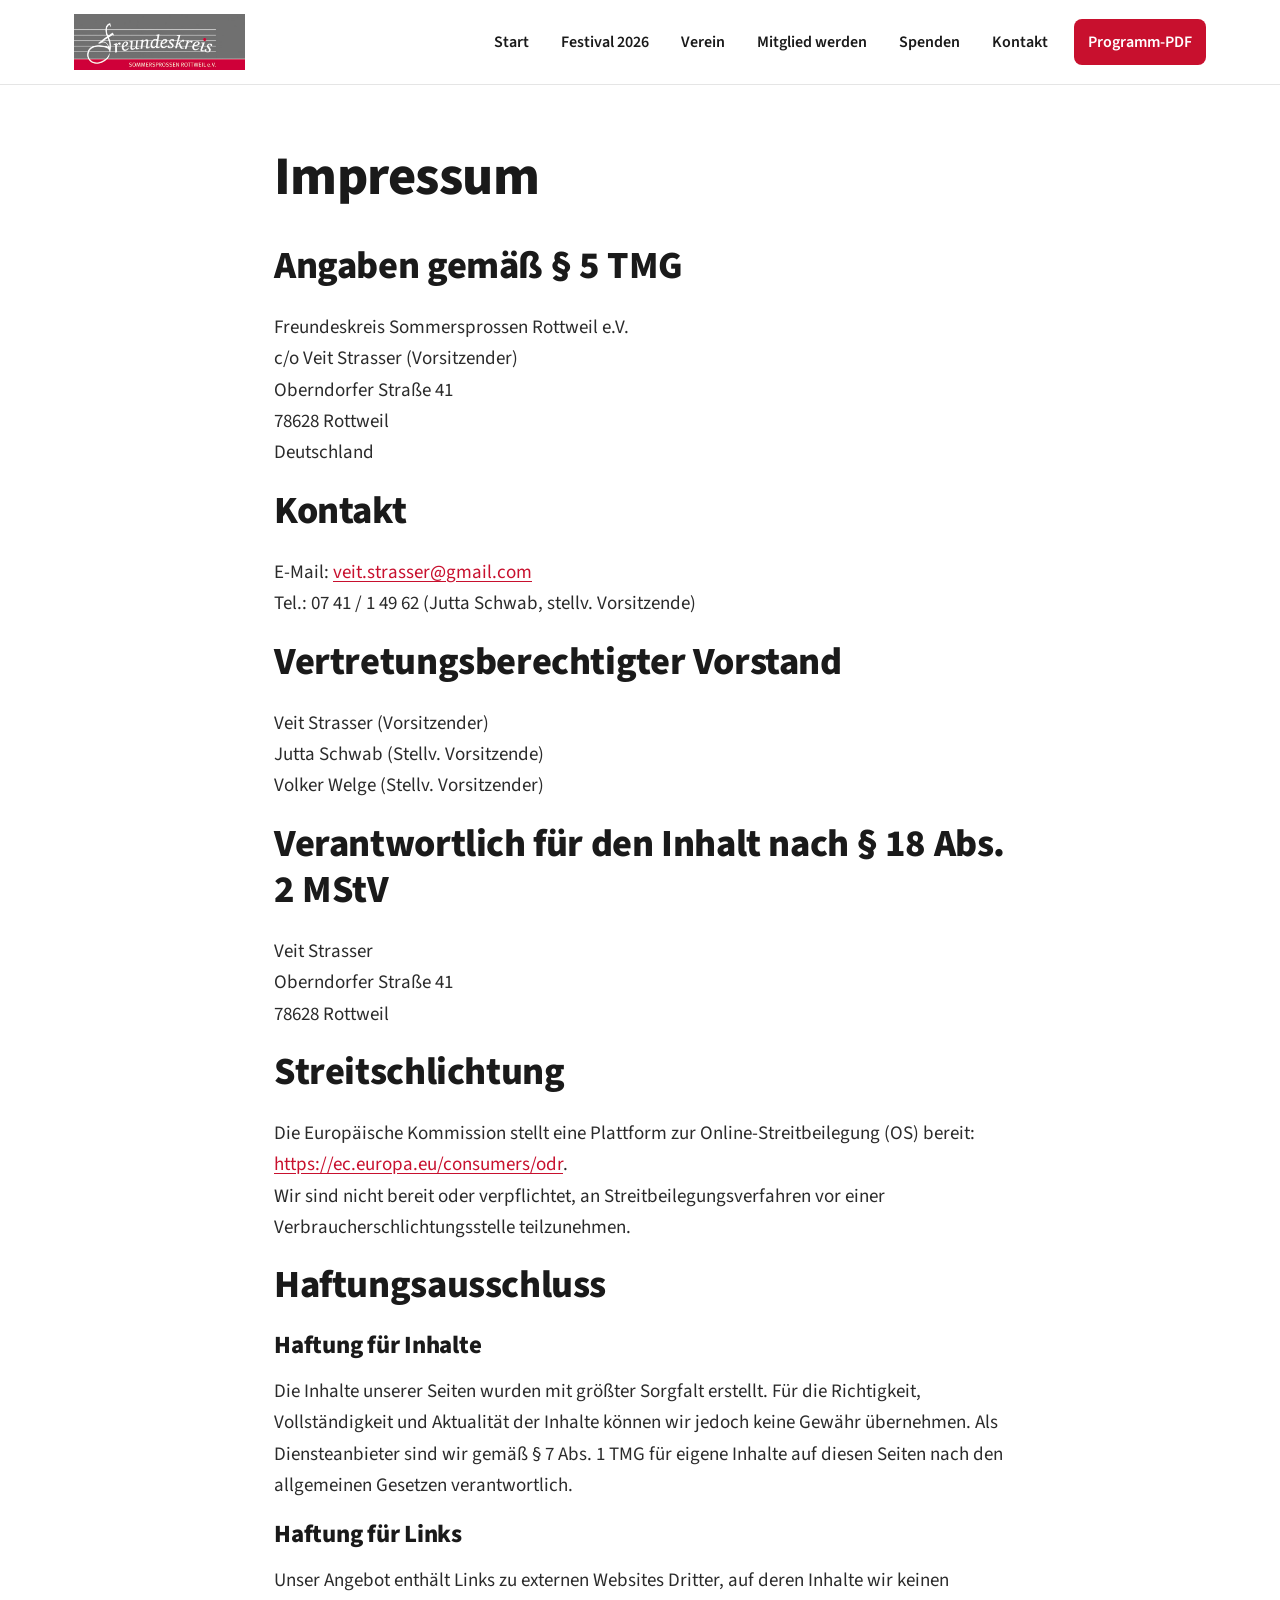
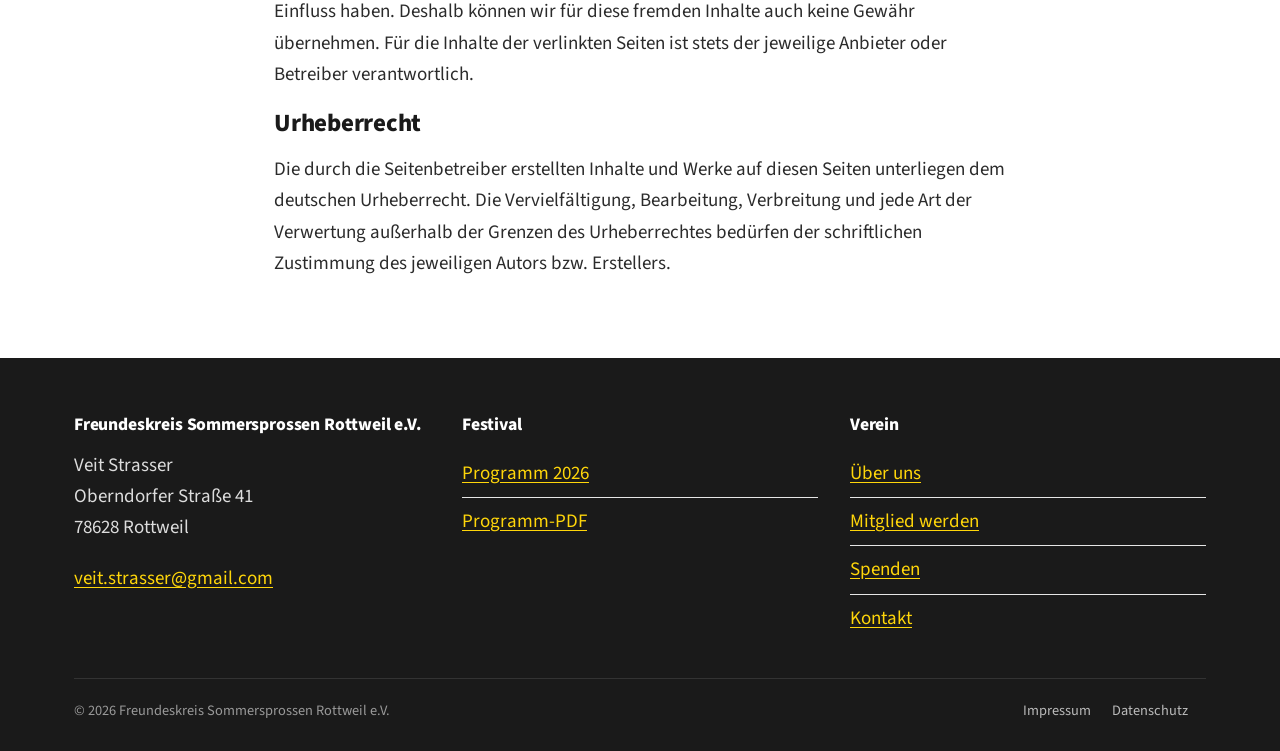
<file: impressum.html>
<!doctype html>
<html lang="de">
<head>
<meta charset="utf-8">
<meta name="viewport" content="width=device-width, initial-scale=1">
<title>Impressum – Freundeskreis Sommersprossen Rottweil e.V.</title>
<meta name="robots" content="noindex">
<link rel="icon" href="favicon.svg" type="image/svg+xml">
<link rel="preconnect" href="https://fonts.googleapis.com">
<link rel="preconnect" href="https://fonts.gstatic.com" crossorigin>
<link href="https://fonts.googleapis.com/css2?family=Source+Sans+3:wght@400;600;700;800&display=swap" rel="stylesheet">
<link rel="stylesheet" href="styles.css">
</head>
<body>
<a href="#main" class="skip">Zum Inhalt springen</a>

<header class="site-header">
  <div class="nav">
    <a class="brand" href="index.html"><img class="brand-logo" src="verein-logo.png" alt="Freundeskreis Sommersprossen Rottweil e.V."></a>
    <button class="nav-toggle" aria-expanded="false" aria-controls="navmenu">Menü</button>
    <ul class="nav-menu" id="navmenu">
      <li><a href="index.html">Start</a></li>
      <li><a href="festival.html">Festival 2026</a></li>
      <li><a href="verein.html">Verein</a></li>
      <li><a href="mitglied-werden.html">Mitglied werden</a></li>
      <li><a href="spenden.html">Spenden</a></li>
      <li><a href="kontakt.html">Kontakt</a></li>
      <li><a class="nav-cta" href="programm-2026.pdf" target="_blank" rel="noopener">Programm-PDF</a></li>
    </ul>
  </div>
</header>

<main id="main">

  <section style="padding:60px 0;">
    <div class="container" style="max-width:780px;">

      <h1>Impressum</h1>

      <h2>Angaben gemäß § 5 TMG</h2>
      <p>
        Freundeskreis Sommersprossen Rottweil e.V.<br>
        c/o Veit Strasser (Vorsitzender)<br>
        Oberndorfer Straße 41<br>
        78628 Rottweil<br>
        Deutschland
      </p>

      <h2>Kontakt</h2>
      <p>
        E-Mail: <a href="mailto:veit.strasser@gmail.com">veit.strasser@gmail.com</a><br>
        Tel.: 07 41 / 1 49 62 (Jutta Schwab, stellv. Vorsitzende)
      </p>

      <h2>Vertretungsberechtigter Vorstand</h2>
      <p>
        Veit Strasser (Vorsitzender)<br>
        Jutta Schwab (Stellv. Vorsitzende)<br>
        Volker Welge (Stellv. Vorsitzender)
      </p>

      <h2>Verantwortlich für den Inhalt nach § 18 Abs. 2 MStV</h2>
      <p>
        Veit Strasser<br>
        Oberndorfer Straße 41<br>
        78628 Rottweil
      </p>

      <h2>Streitschlichtung</h2>
      <p>
        Die Europäische Kommission stellt eine Plattform zur Online-Streitbeilegung (OS) bereit:
        <a href="https://ec.europa.eu/consumers/odr" target="_blank" rel="noopener">https://ec.europa.eu/consumers/odr</a>.<br>
        Wir sind nicht bereit oder verpflichtet, an Streitbeilegungsverfahren vor einer
        Verbraucherschlichtungsstelle teilzunehmen.
      </p>

      <h2>Haftungsausschluss</h2>

      <h3>Haftung für Inhalte</h3>
      <p>
        Die Inhalte unserer Seiten wurden mit größter Sorgfalt erstellt. Für die Richtigkeit,
        Vollständigkeit und Aktualität der Inhalte können wir jedoch keine Gewähr übernehmen.
        Als Diensteanbieter sind wir gemäß § 7 Abs. 1 TMG für eigene Inhalte auf diesen Seiten
        nach den allgemeinen Gesetzen verantwortlich.
      </p>

      <h3>Haftung für Links</h3>
      <p>
        Unser Angebot enthält Links zu externen Websites Dritter, auf deren Inhalte wir
        keinen Einfluss haben. Deshalb können wir für diese fremden Inhalte auch keine
        Gewähr übernehmen. Für die Inhalte der verlinkten Seiten ist stets der jeweilige
        Anbieter oder Betreiber verantwortlich.
      </p>

      <h3>Urheberrecht</h3>
      <p>
        Die durch die Seitenbetreiber erstellten Inhalte und Werke auf diesen Seiten
        unterliegen dem deutschen Urheberrecht. Die Vervielfältigung, Bearbeitung,
        Verbreitung und jede Art der Verwertung außerhalb der Grenzen des Urheberrechtes
        bedürfen der schriftlichen Zustimmung des jeweiligen Autors bzw. Erstellers.
      </p>

    </div>
  </section>

</main>

<footer class="site-footer">
  <div class="container">
    <div class="footer-grid">
      <div>
        <h4>Freundeskreis Sommersprossen Rottweil e.V.</h4>
        <p>Veit Strasser<br>Oberndorfer Straße 41<br>78628 Rottweil</p>
        <p><a href="mailto:veit.strasser@gmail.com">veit.strasser@gmail.com</a></p>
      </div>
      <div>
        <h4>Festival</h4>
        <ul class="clean">
          <li><a href="festival.html">Programm 2026</a></li>
          <li><a href="programm-2026.pdf" target="_blank" rel="noopener">Programm-PDF</a></li>
        </ul>
      </div>
      <div>
        <h4>Verein</h4>
        <ul class="clean">
          <li><a href="verein.html">Über uns</a></li>
          <li><a href="mitglied-werden.html">Mitglied werden</a></li>
          <li><a href="spenden.html">Spenden</a></li>
          <li><a href="kontakt.html">Kontakt</a></li>
        </ul>
      </div>
    </div>
    <div class="footer-bottom">
      <div>© <span id="year">2026</span> Freundeskreis Sommersprossen Rottweil e.V.</div>
      <div>
        <a href="impressum.html">Impressum</a>
        <a href="datenschutz.html">Datenschutz</a>
      </div>
    </div>
  </div>
</footer>

<script src="main.js"></script>
<script>document.getElementById('year').textContent = new Date().getFullYear();</script>
<!-- WEBUNDO Analytics -->
<script src="https://analytics.laendle-digital.com/tracker.js" data-website-id="freundeskreis_sommersprossen" defer></script>
</body>
</html>
</file>
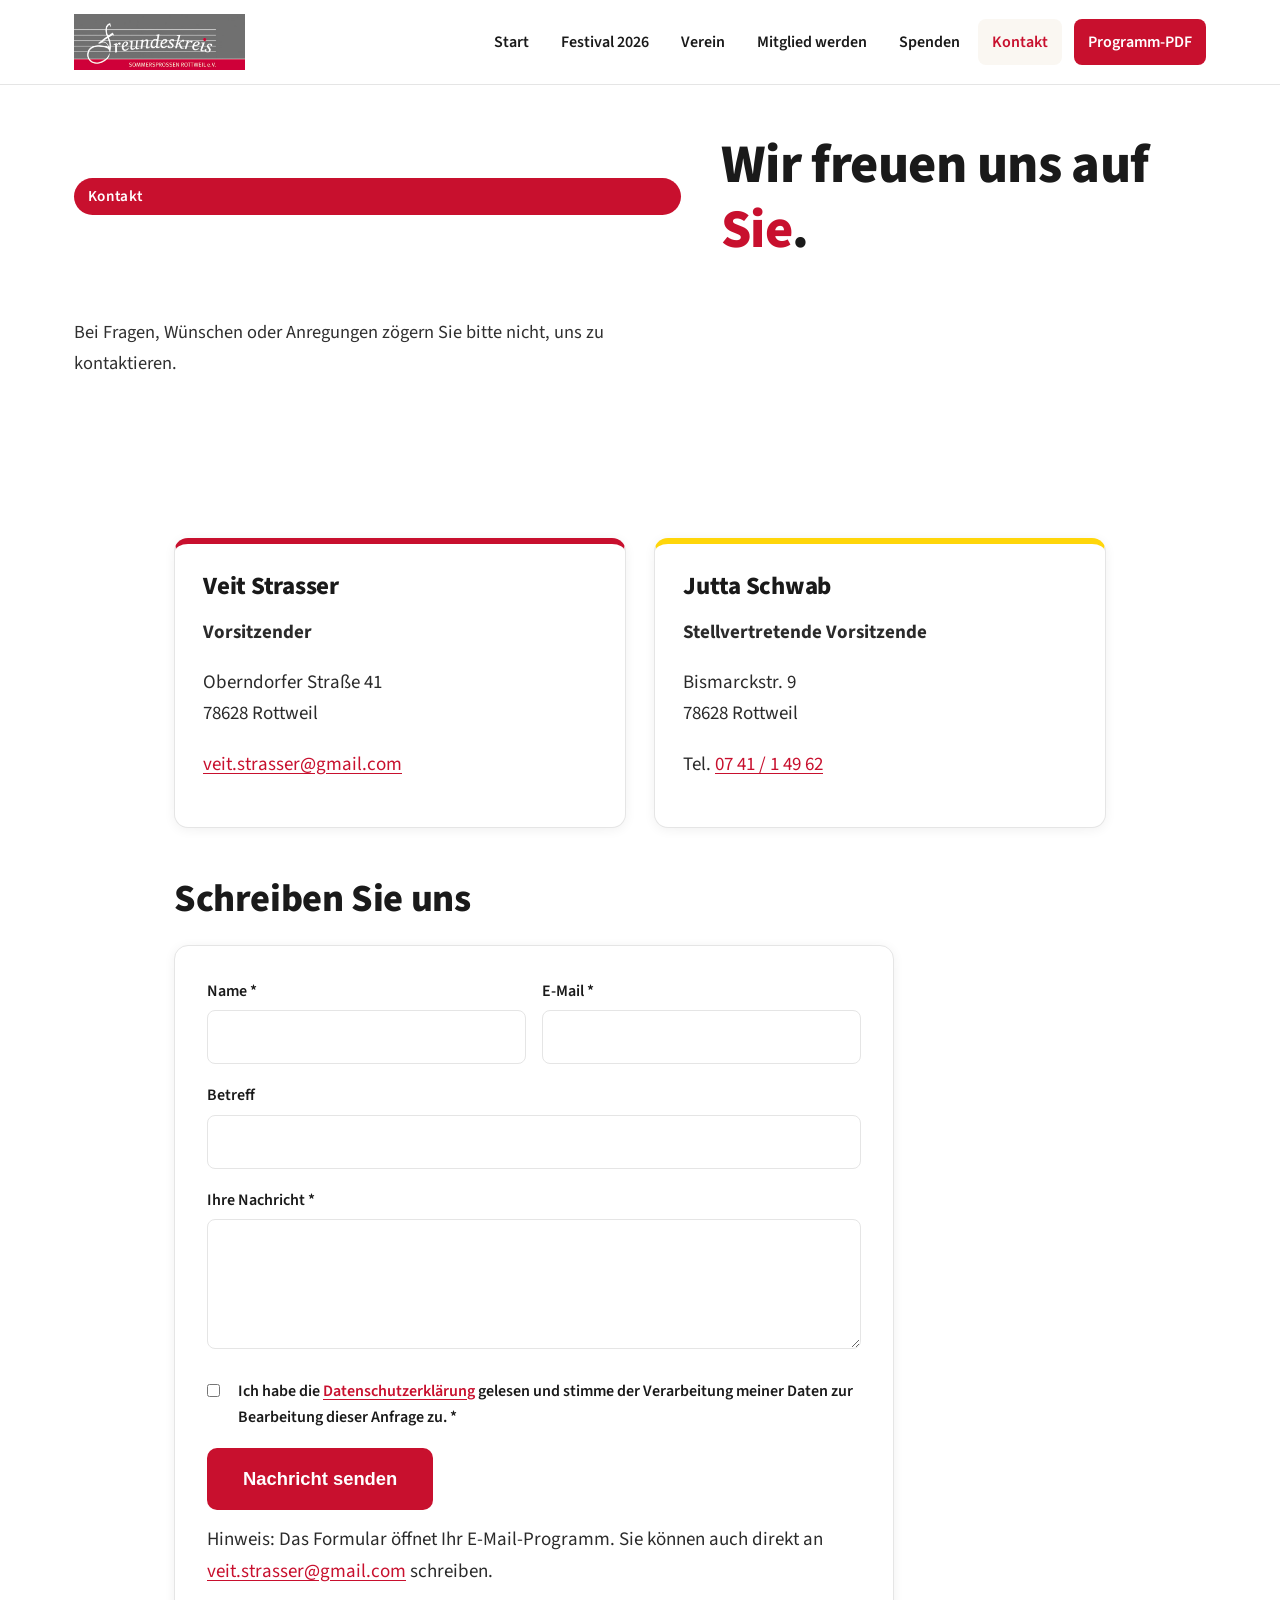
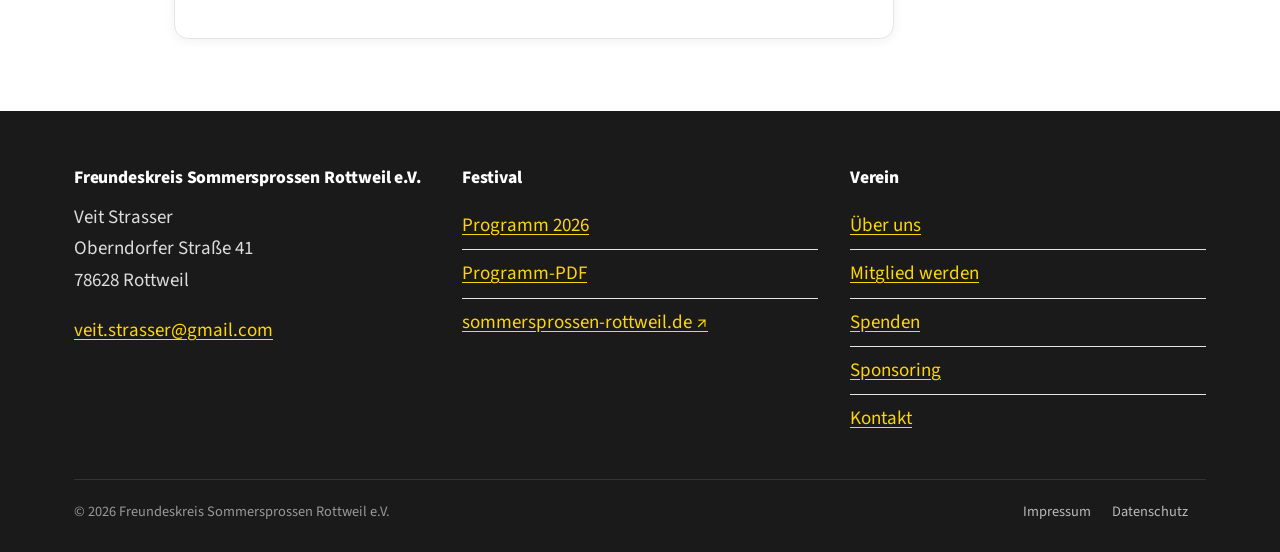
<file: kontakt.html>
<!doctype html>
<html lang="de">
<head>
<meta charset="utf-8">
<meta name="viewport" content="width=device-width, initial-scale=1">
<title>Kontakt – Freundeskreis Sommersprossen Rottweil e.V.</title>
<meta name="description" content="Kontakt zum Freundeskreis Sommersprossen Rottweil e.V. Wir freuen uns auf Ihre Nachricht.">
<link rel="icon" href="favicon.svg" type="image/svg+xml">
<link rel="preconnect" href="https://fonts.googleapis.com">
<link rel="preconnect" href="https://fonts.gstatic.com" crossorigin>
<link href="https://fonts.googleapis.com/css2?family=Source+Sans+3:wght@400;600;700;800&display=swap" rel="stylesheet">
<link rel="stylesheet" href="styles.css">
</head>
<body>
<a href="#main" class="skip">Zum Inhalt springen</a>

<header class="site-header">
  <div class="nav">
    <a class="brand" href="index.html"><img class="brand-logo" src="verein-logo.png" alt="Freundeskreis Sommersprossen Rottweil e.V."></a>
    <button class="nav-toggle" aria-expanded="false" aria-controls="navmenu">Menü</button>
    <ul class="nav-menu" id="navmenu">
      <li><a href="index.html">Start</a></li>
      <li><a href="festival.html">Festival 2026</a></li>
      <li><a href="verein.html">Verein</a></li>
      <li><a href="mitglied-werden.html">Mitglied werden</a></li>
      <li><a href="spenden.html">Spenden</a></li>
      <li><a href="kontakt.html">Kontakt</a></li>
      <li><a class="nav-cta" href="programm-2026.pdf" target="_blank" rel="noopener">Programm-PDF</a></li>
    </ul>
  </div>
</header>

<main id="main">

  <section class="hero" style="padding:48px 0 60px;">
    <div class="container hero-inner">
      <span class="eyebrow">Kontakt</span>
      <h1>Wir freuen uns auf <em>Sie</em>.</h1>
      <p class="lead">Bei Fragen, Wünschen oder Anregungen zögern Sie bitte nicht, uns zu kontaktieren.</p>
    </div>
  </section>

  <section>
    <div class="container" style="max-width:980px;">

      <div class="grid" style="margin-bottom:48px;">
        <div class="card accent-red">
          <h3>Veit Strasser</h3>
          <p><strong>Vorsitzender</strong></p>
          <p>Oberndorfer Straße 41<br>78628 Rottweil</p>
          <p><a href="mailto:veit.strasser@gmail.com">veit.strasser@gmail.com</a></p>
        </div>
        <div class="card accent-yellow">
          <h3>Jutta Schwab</h3>
          <p><strong>Stellvertretende Vorsitzende</strong></p>
          <p>Bismarckstr. 9<br>78628 Rottweil</p>
          <p>Tel. <a href="tel:+497411496">07 41 / 1 49 62</a></p>
        </div>
      </div>

      <h2>Schreiben Sie uns</h2>
      <form class="form-block" action="mailto:veit.strasser@gmail.com" method="post" enctype="text/plain">
        <div class="form-row row-2">
          <div>
            <label for="name">Name *</label>
            <input id="name" name="Name" type="text" required>
          </div>
          <div>
            <label for="email">E-Mail *</label>
            <input id="email" name="E-Mail" type="email" required>
          </div>
        </div>
        <div class="form-row">
          <label for="betreff">Betreff</label>
          <input id="betreff" name="Betreff" type="text">
        </div>
        <div class="form-row">
          <label for="nachricht">Ihre Nachricht *</label>
          <textarea id="nachricht" name="Nachricht" required></textarea>
        </div>
        <div class="form-row" style="display:flex; align-items:flex-start; gap:10px;">
          <input id="dsgvo" name="DSGVO" type="checkbox" required style="width:auto; margin-top:6px;">
          <label for="dsgvo" style="margin:0;">Ich habe die <a href="datenschutz.html">Datenschutzerklärung</a> gelesen und stimme der Verarbeitung meiner Daten zur Bearbeitung dieser Anfrage zu. *</label>
        </div>
        <button class="btn btn-primary btn-lg" type="submit">Nachricht senden</button>
        <p class="help" style="margin-top:14px;">Hinweis: Das Formular öffnet Ihr E-Mail-Programm. Sie können auch direkt an <a href="mailto:veit.strasser@gmail.com">veit.strasser@gmail.com</a> schreiben.</p>
      </form>

    </div>
  </section>

</main>

<footer class="site-footer">
  <div class="container">
    <div class="footer-grid">
      <div>
        <h4>Freundeskreis Sommersprossen Rottweil e.V.</h4>
        <p>Veit Strasser<br>Oberndorfer Straße 41<br>78628 Rottweil</p>
        <p><a href="mailto:veit.strasser@gmail.com">veit.strasser@gmail.com</a></p>
      </div>
      <div>
        <h4>Festival</h4>
        <ul class="clean">
          <li><a href="festival.html">Programm 2026</a></li>
          <li><a href="programm-2026.pdf" target="_blank" rel="noopener">Programm-PDF</a></li>
          <li><a href="https://www.sommersprossen-rottweil.de" target="_blank" rel="noopener">sommersprossen-rottweil.de ↗</a></li>
        </ul>
      </div>
      <div>
        <h4>Verein</h4>
        <ul class="clean">
          <li><a href="verein.html">Über uns</a></li>
          <li><a href="mitglied-werden.html">Mitglied werden</a></li>
          <li><a href="spenden.html">Spenden</a></li>
          <li><a href="sponsoring.html">Sponsoring</a></li>
          <li><a href="kontakt.html">Kontakt</a></li>
        </ul>
      </div>
    </div>
    <div class="footer-bottom">
      <div>© <span id="year">2026</span> Freundeskreis Sommersprossen Rottweil e.V.</div>
      <div>
        <a href="impressum.html">Impressum</a>
        <a href="datenschutz.html">Datenschutz</a>
      </div>
    </div>
  </div>
</footer>

<script src="main.js"></script>
<script>document.getElementById('year').textContent = new Date().getFullYear();</script>
<!-- WEBUNDO Analytics -->
<script src="https://analytics.laendle-digital.com/tracker.js" data-website-id="freundeskreis_sommersprossen" defer></script>
</body>
</html>
</file>
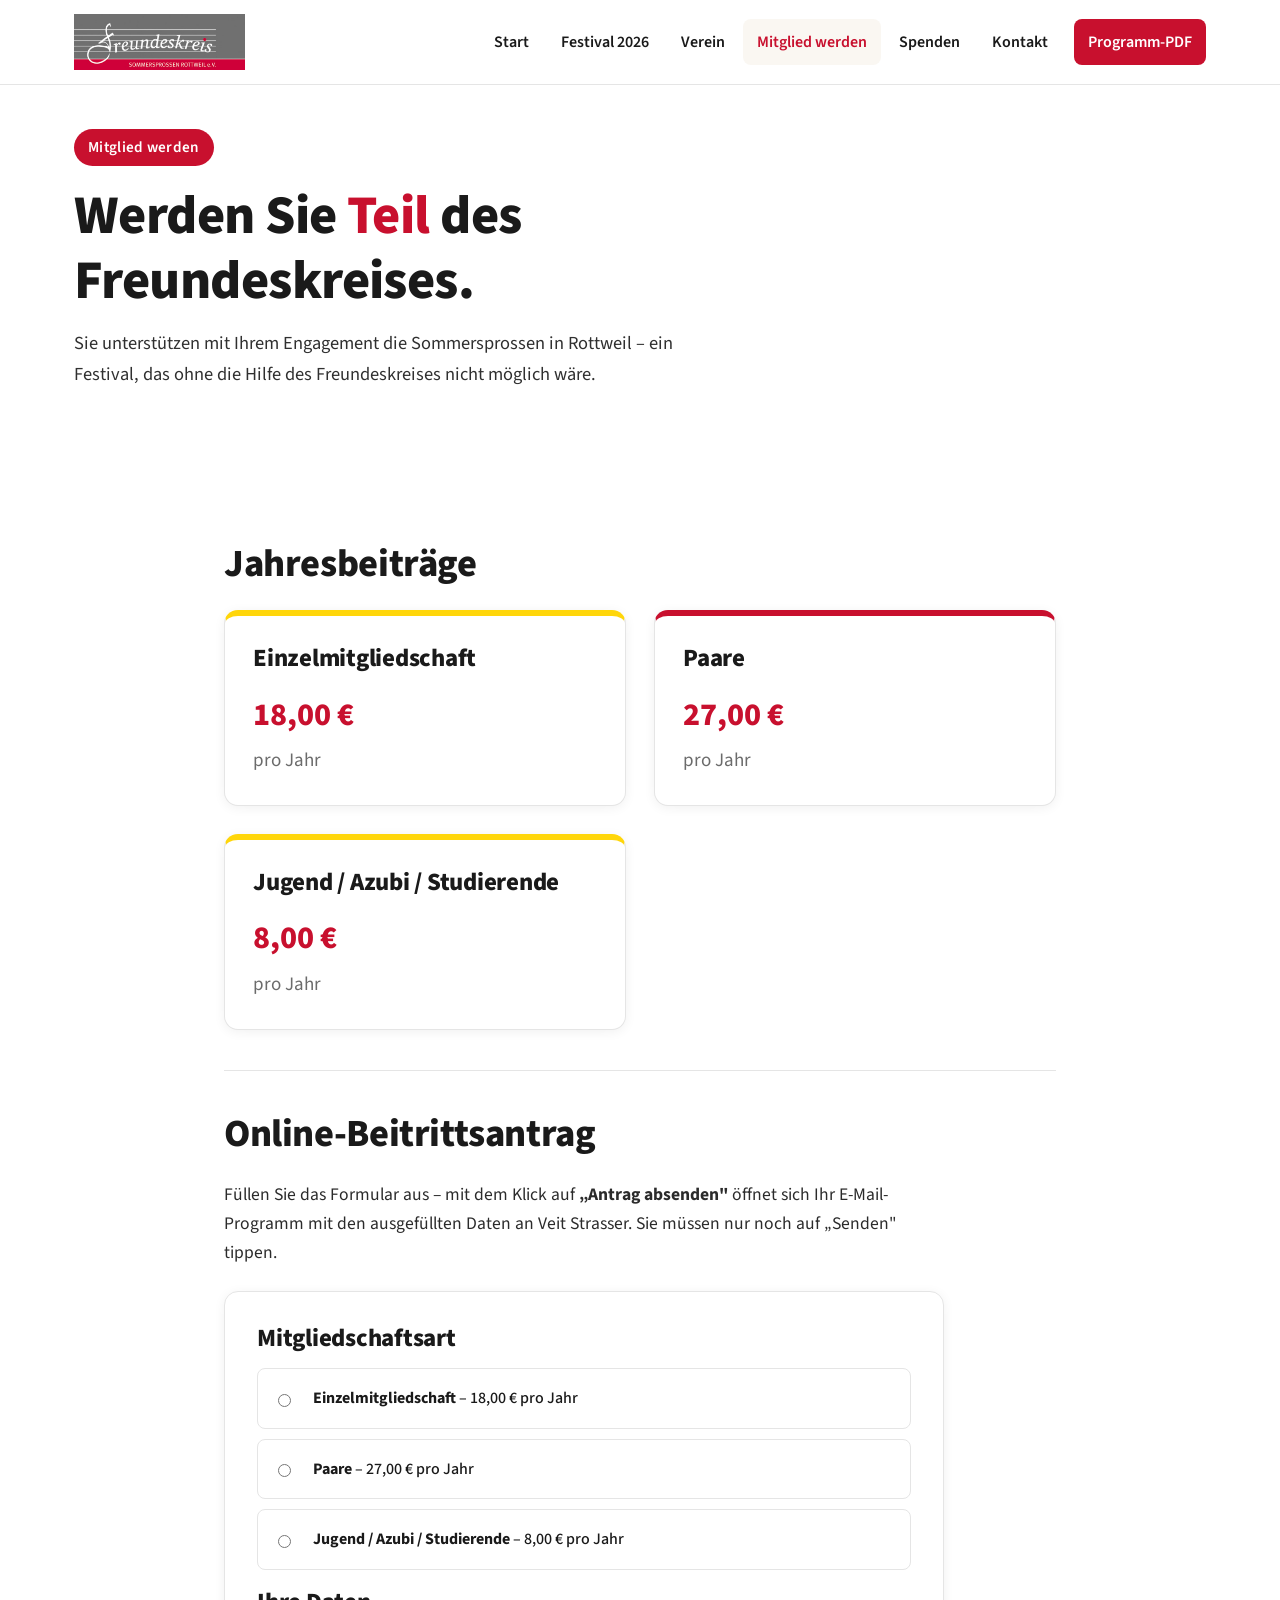
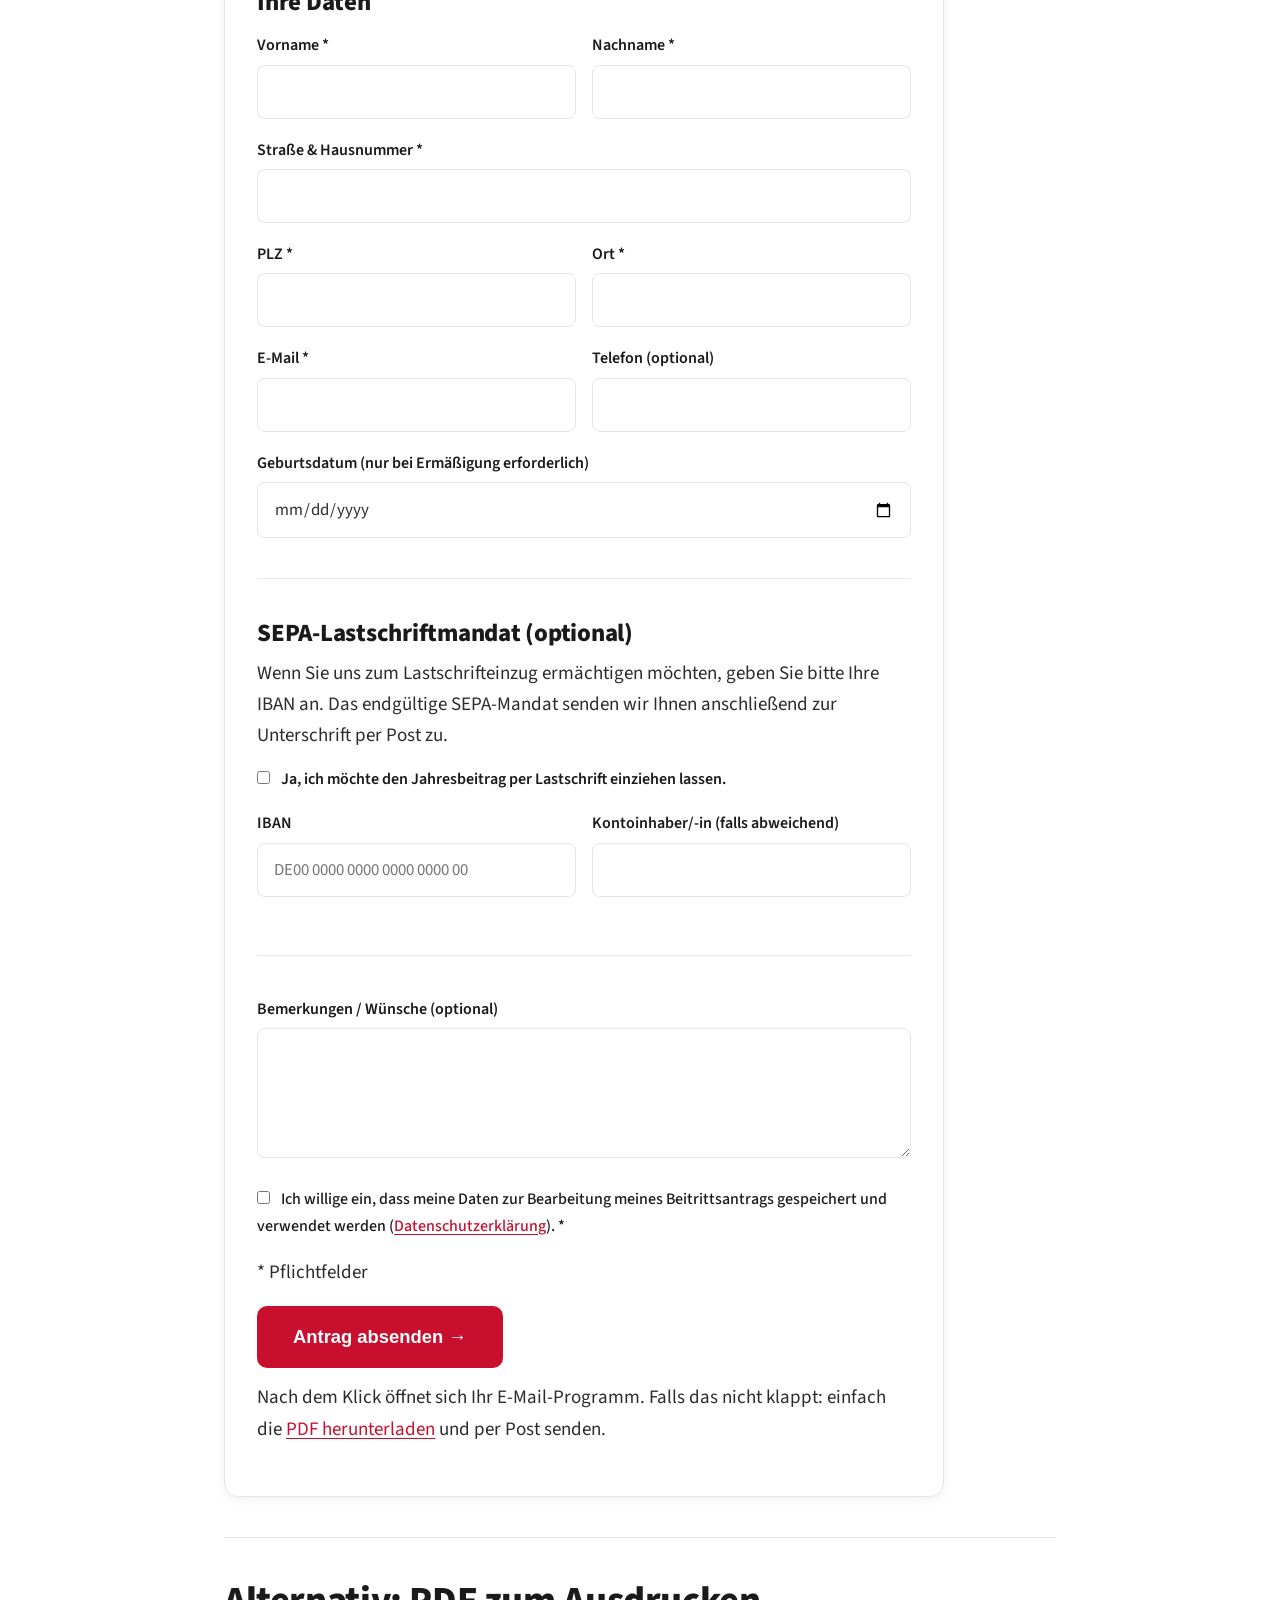
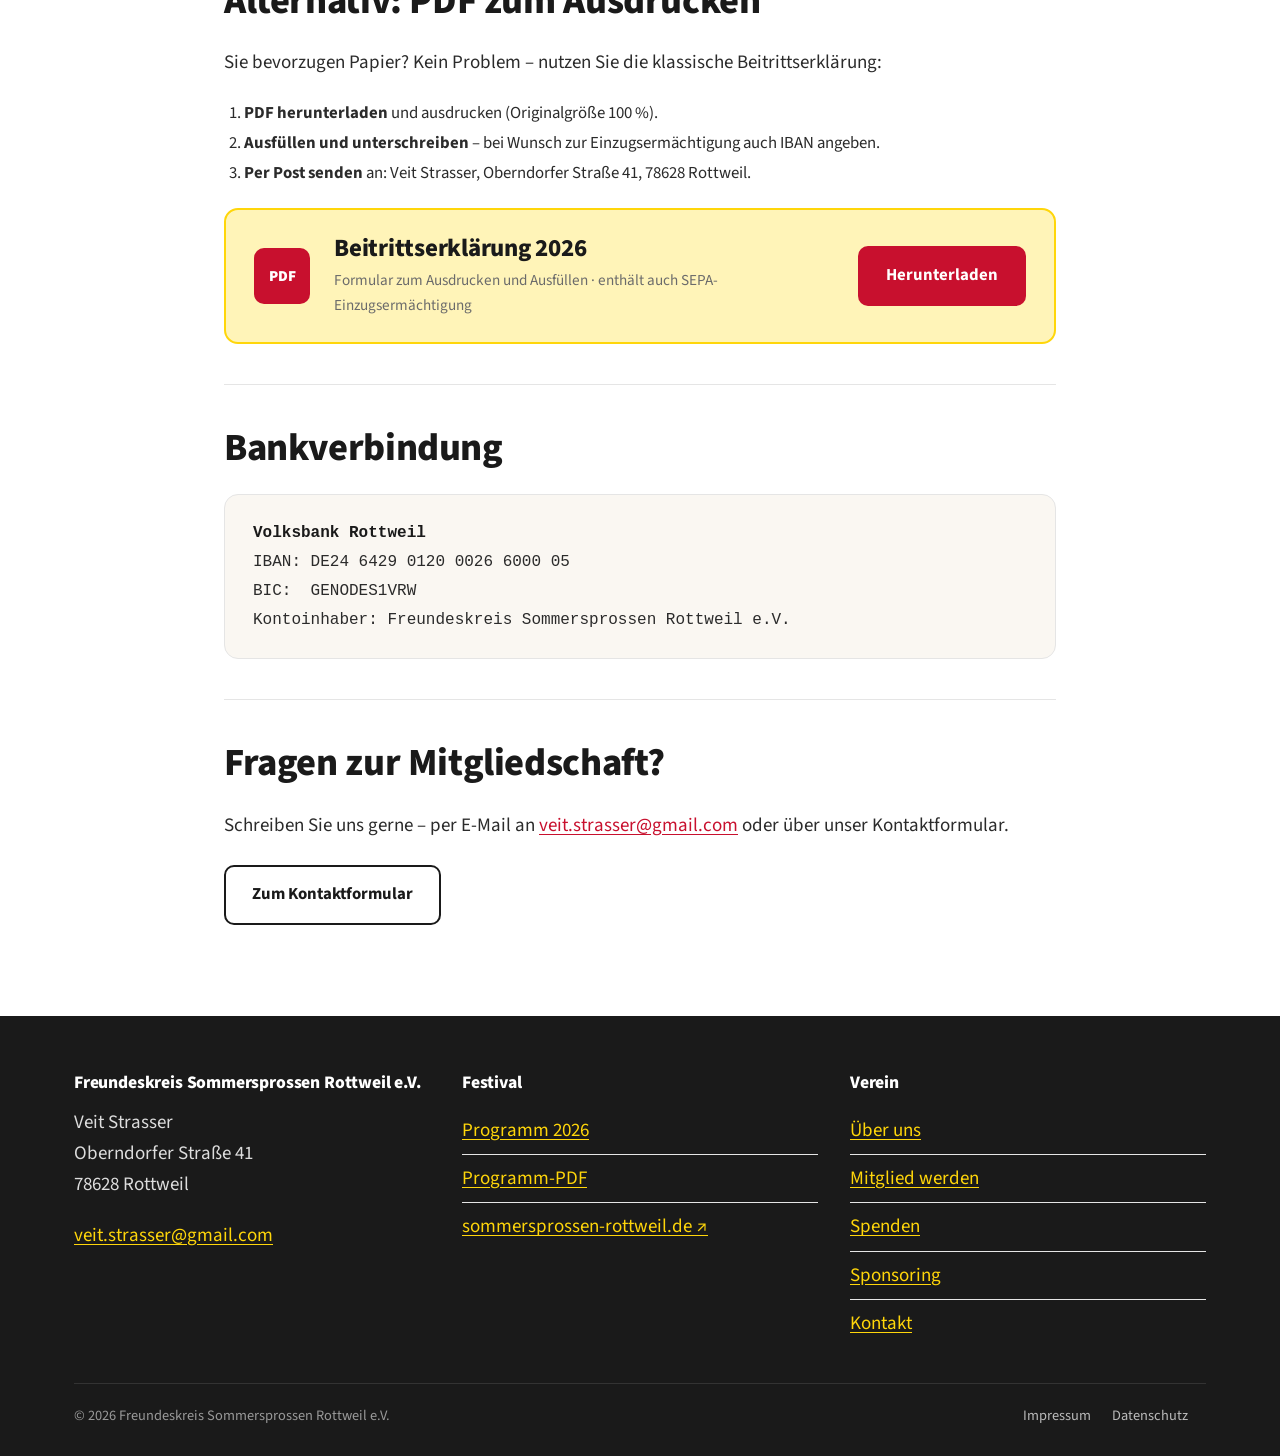
<file: mitglied-werden.html>
<!doctype html>
<html lang="de">
<head>
<meta charset="utf-8">
<meta name="viewport" content="width=device-width, initial-scale=1">
<title>Mitglied werden – Freundeskreis Sommersprossen Rottweil e.V.</title>
<meta name="description" content="Mitglied im Freundeskreis Sommersprossen Rottweil e.V. werden – ab 8 € pro Jahr. Beitrittserklärung als PDF zum Ausfüllen.">
<link rel="icon" href="favicon.svg" type="image/svg+xml">
<link rel="preconnect" href="https://fonts.googleapis.com">
<link rel="preconnect" href="https://fonts.gstatic.com" crossorigin>
<link href="https://fonts.googleapis.com/css2?family=Source+Sans+3:wght@400;600;700;800&display=swap" rel="stylesheet">
<link rel="stylesheet" href="styles.css">
</head>
<body>
<a href="#main" class="skip">Zum Inhalt springen</a>

<header class="site-header">
  <div class="nav">
    <a class="brand" href="index.html"><img class="brand-logo" src="verein-logo.png" alt="Freundeskreis Sommersprossen Rottweil e.V."></a>
    <button class="nav-toggle" aria-expanded="false" aria-controls="navmenu">Menü</button>
    <ul class="nav-menu" id="navmenu">
      <li><a href="index.html">Start</a></li>
      <li><a href="festival.html">Festival 2026</a></li>
      <li><a href="verein.html">Verein</a></li>
      <li><a href="mitglied-werden.html">Mitglied werden</a></li>
      <li><a href="spenden.html">Spenden</a></li>
      <li><a href="kontakt.html">Kontakt</a></li>
      <li><a class="nav-cta" href="programm-2026.pdf" target="_blank" rel="noopener">Programm-PDF</a></li>
    </ul>
  </div>
</header>

<main id="main">

  <section class="hero">
    <div class="container hero-inner">
      <div class="hero-text" style="max-width:none;">
        <span class="eyebrow">Mitglied werden</span>
        <h1>Werden Sie <em>Teil</em> des Freundeskreises.</h1>
        <p class="lead">Sie unterstützen mit Ihrem Engagement die Sommersprossen in Rottweil – ein Festival, das ohne die Hilfe des Freundeskreises nicht möglich wäre.</p>
      </div>
    </div>
  </section>

  <section>
    <div class="container" style="max-width:880px;">

      <h2>Jahresbeiträge</h2>
      <div class="grid">
        <div class="card accent-yellow">
          <h3>Einzelmitgliedschaft</h3>
          <p style="font-size:2rem; font-weight:800; color:var(--red); margin:0;">18,00 €</p>
          <p style="color:var(--muted); margin:4px 0 0;">pro Jahr</p>
        </div>
        <div class="card accent-red">
          <h3>Paare</h3>
          <p style="font-size:2rem; font-weight:800; color:var(--red); margin:0;">27,00 €</p>
          <p style="color:var(--muted); margin:4px 0 0;">pro Jahr</p>
        </div>
        <div class="card accent-yellow">
          <h3>Jugend / Azubi / Studierende</h3>
          <p style="font-size:2rem; font-weight:800; color:var(--red); margin:0;">8,00 €</p>
          <p style="color:var(--muted); margin:4px 0 0;">pro Jahr</p>
        </div>
      </div>

      <hr class="divider">

      <h2 id="online-antrag">Online-Beitrittsantrag</h2>
      <p style="font-size:1.1rem; max-width:680px;">
        Füllen Sie das Formular aus – mit dem Klick auf <strong>„Antrag absenden"</strong> öffnet sich Ihr E-Mail-Programm
        mit den ausgefüllten Daten an Veit Strasser. Sie müssen nur noch auf „Senden" tippen.
      </p>

      <form class="form-block" id="beitrittForm" style="margin-top:24px;" novalidate>

        <h3 style="margin-top:0;">Mitgliedschaftsart</h3>
        <div class="form-row">
          <div class="radios">
            <label><input type="radio" name="art" value="Einzelmitgliedschaft (18,00 € / Jahr)" required>
              <span><strong>Einzelmitgliedschaft</strong> – 18,00 € pro Jahr</span></label>
            <label><input type="radio" name="art" value="Paare (27,00 € / Jahr)">
              <span><strong>Paare</strong> – 27,00 € pro Jahr</span></label>
            <label><input type="radio" name="art" value="Jugend/Azubi/Studierend (8,00 € / Jahr)">
              <span><strong>Jugend / Azubi / Studierende</strong> – 8,00 € pro Jahr</span></label>
          </div>
        </div>

        <h3>Ihre Daten</h3>
        <div class="form-row row-2">
          <div>
            <label for="vorname">Vorname *</label>
            <input type="text" id="vorname" name="vorname" autocomplete="given-name" required>
          </div>
          <div>
            <label for="nachname">Nachname *</label>
            <input type="text" id="nachname" name="nachname" autocomplete="family-name" required>
          </div>
        </div>

        <div class="form-row">
          <label for="strasse">Straße &amp; Hausnummer *</label>
          <input type="text" id="strasse" name="strasse" autocomplete="street-address" required>
        </div>

        <div class="form-row row-2">
          <div>
            <label for="plz">PLZ *</label>
            <input type="text" id="plz" name="plz" inputmode="numeric" pattern="[0-9]{4,5}" autocomplete="postal-code" required>
          </div>
          <div>
            <label for="ort">Ort *</label>
            <input type="text" id="ort" name="ort" autocomplete="address-level2" required>
          </div>
        </div>

        <div class="form-row row-2">
          <div>
            <label for="email">E-Mail *</label>
            <input type="email" id="email" name="email" autocomplete="email" required>
          </div>
          <div>
            <label for="telefon">Telefon (optional)</label>
            <input type="tel" id="telefon" name="telefon" autocomplete="tel">
          </div>
        </div>

        <div class="form-row">
          <label for="geburtsdatum">Geburtsdatum (nur bei Ermäßigung erforderlich)</label>
          <input type="date" id="geburtsdatum" name="geburtsdatum">
        </div>

        <hr class="divider">

        <h3>SEPA-Lastschriftmandat (optional)</h3>
        <p class="help" style="margin-top:-6px; margin-bottom:14px;">
          Wenn Sie uns zum Lastschrifteinzug ermächtigen möchten, geben Sie bitte Ihre IBAN an.
          Das endgültige SEPA-Mandat senden wir Ihnen anschließend zur Unterschrift per Post zu.
        </p>
        <div class="form-row">
          <label><input type="checkbox" id="sepa" name="sepa" style="width:auto; margin-right:8px;">
            Ja, ich möchte den Jahresbeitrag per Lastschrift einziehen lassen.</label>
        </div>
        <div class="form-row row-2" id="sepaFields" hidden>
          <div>
            <label for="iban">IBAN</label>
            <input type="text" id="iban" name="iban" placeholder="DE00 0000 0000 0000 0000 00">
          </div>
          <div>
            <label for="kontoinhaber">Kontoinhaber/-in (falls abweichend)</label>
            <input type="text" id="kontoinhaber" name="kontoinhaber">
          </div>
        </div>

        <hr class="divider">

        <div class="form-row">
          <label for="bemerkungen">Bemerkungen / Wünsche (optional)</label>
          <textarea id="bemerkungen" name="bemerkungen"></textarea>
        </div>

        <div class="form-row">
          <label style="font-weight:500;">
            <input type="checkbox" id="dsgvo" name="dsgvo" required style="width:auto; margin-right:8px;">
            Ich willige ein, dass meine Daten zur Bearbeitung meines Beitrittsantrags gespeichert
            und verwendet werden (<a href="datenschutz.html">Datenschutzerklärung</a>). *
          </label>
        </div>

        <p class="help" style="margin-bottom:18px;">* Pflichtfelder</p>

        <button type="submit" class="btn btn-primary btn-lg">Antrag absenden →</button>
        <p class="help" id="formStatus" hidden style="margin-top:14px; color:var(--red); font-weight:600;"></p>
        <p class="help" style="margin-top:14px;">
          Nach dem Klick öffnet sich Ihr E-Mail-Programm. Falls das nicht klappt:
          einfach die <a href="beitrittserklaerung-2026.pdf" target="_blank" rel="noopener">PDF herunterladen</a>
          und per Post senden.
        </p>
      </form>

      <hr class="divider">

      <h2>Alternativ: PDF zum Ausdrucken</h2>
      <p>Sie bevorzugen Papier? Kein Problem – nutzen Sie die klassische Beitrittserklärung:</p>

      <ol style="font-size:1.05rem; line-height:1.8; padding-left:1.2em;">
        <li><strong>PDF herunterladen</strong> und ausdrucken (Originalgröße 100 %).</li>
        <li><strong>Ausfüllen und unterschreiben</strong> – bei Wunsch zur Einzugsermächtigung auch IBAN angeben.</li>
        <li><strong>Per Post senden</strong> an: Veit Strasser, Oberndorfer Straße 41, 78628 Rottweil.</li>
      </ol>

      <div class="featured-pdf" style="margin-top:20px;">
        <div class="pdf-icon">PDF</div>
        <div>
          <h3>Beitrittserklärung 2026</h3>
          <p>Formular zum Ausdrucken und Ausfüllen · enthält auch SEPA-Einzugsermächtigung</p>
        </div>
        <a class="btn btn-primary" href="beitrittserklaerung-2026.pdf" target="_blank" rel="noopener">Herunterladen</a>
      </div>

      <hr class="divider">

      <h2>Bankverbindung</h2>
      <div class="bank-card">
        <strong>Volksbank Rottweil</strong><br>
        IBAN: DE24 6429 0120 0026 6000 05<br>
        BIC:&nbsp; GENODES1VRW<br>
        Kontoinhaber: Freundeskreis Sommersprossen Rottweil e.V.
      </div>

      <hr class="divider">

      <h2>Fragen zur Mitgliedschaft?</h2>
      <p>
        Schreiben Sie uns gerne – per E-Mail an <a href="mailto:veit.strasser@gmail.com">veit.strasser@gmail.com</a>
        oder über unser Kontaktformular.
      </p>

      <p style="margin-top:24px;"><a class="btn btn-outline" href="kontakt.html">Zum Kontaktformular</a></p>

    </div>
  </section>

</main>

<footer class="site-footer">
  <div class="container">
    <div class="footer-grid">
      <div>
        <h4>Freundeskreis Sommersprossen Rottweil e.V.</h4>
        <p>Veit Strasser<br>Oberndorfer Straße 41<br>78628 Rottweil</p>
        <p><a href="mailto:veit.strasser@gmail.com">veit.strasser@gmail.com</a></p>
      </div>
      <div>
        <h4>Festival</h4>
        <ul class="clean">
          <li><a href="festival.html">Programm 2026</a></li>
          <li><a href="programm-2026.pdf" target="_blank" rel="noopener">Programm-PDF</a></li>
          <li><a href="https://www.sommersprossen-rottweil.de" target="_blank" rel="noopener">sommersprossen-rottweil.de ↗</a></li>
        </ul>
      </div>
      <div>
        <h4>Verein</h4>
        <ul class="clean">
          <li><a href="verein.html">Über uns</a></li>
          <li><a href="mitglied-werden.html">Mitglied werden</a></li>
          <li><a href="spenden.html">Spenden</a></li>
          <li><a href="sponsoring.html">Sponsoring</a></li>
          <li><a href="kontakt.html">Kontakt</a></li>
        </ul>
      </div>
    </div>
    <div class="footer-bottom">
      <div>© <span id="year">2026</span> Freundeskreis Sommersprossen Rottweil e.V.</div>
      <div>
        <a href="impressum.html">Impressum</a>
        <a href="datenschutz.html">Datenschutz</a>
      </div>
    </div>
  </div>
</footer>

<script src="main.js"></script>
<script>document.getElementById('year').textContent = new Date().getFullYear();</script>
<!-- WEBUNDO Analytics -->
<script src="https://analytics.laendle-digital.com/tracker.js" data-website-id="freundeskreis_sommersprossen" defer></script>
</body>
</html>
</file>
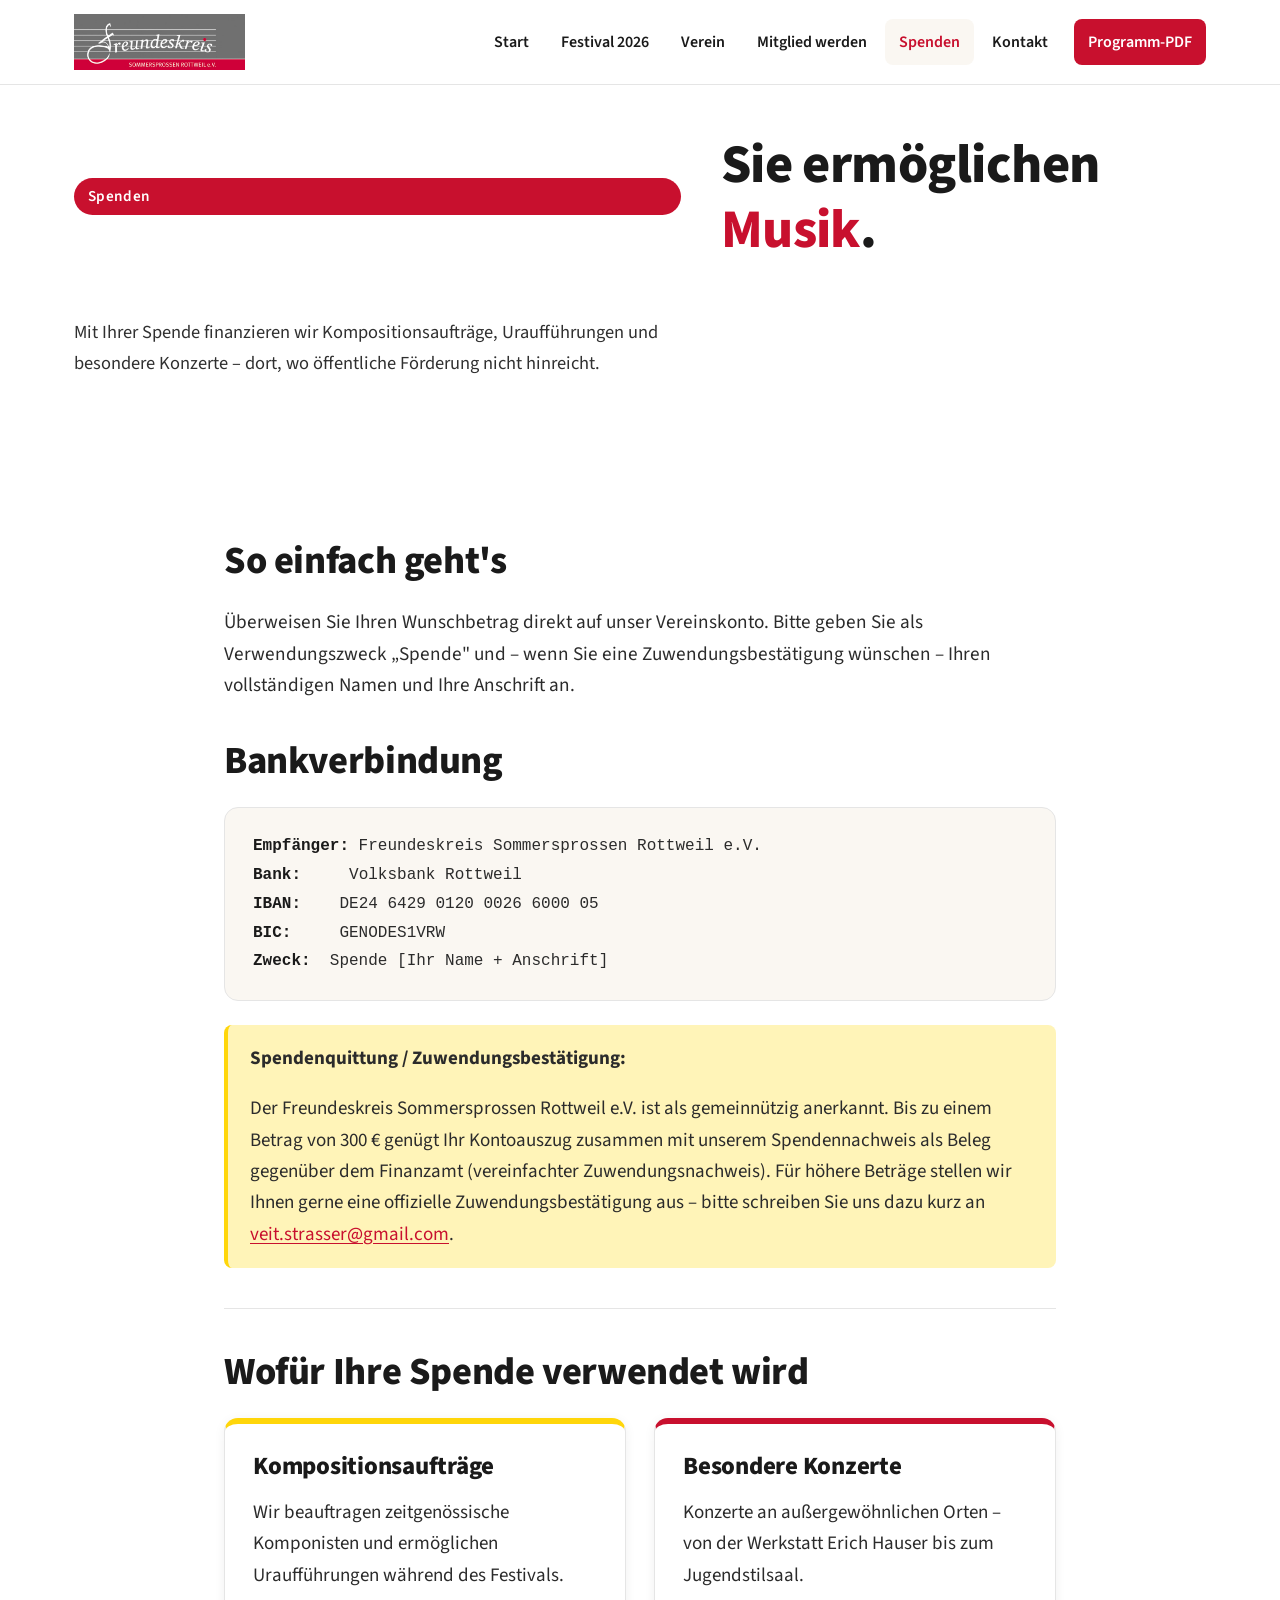
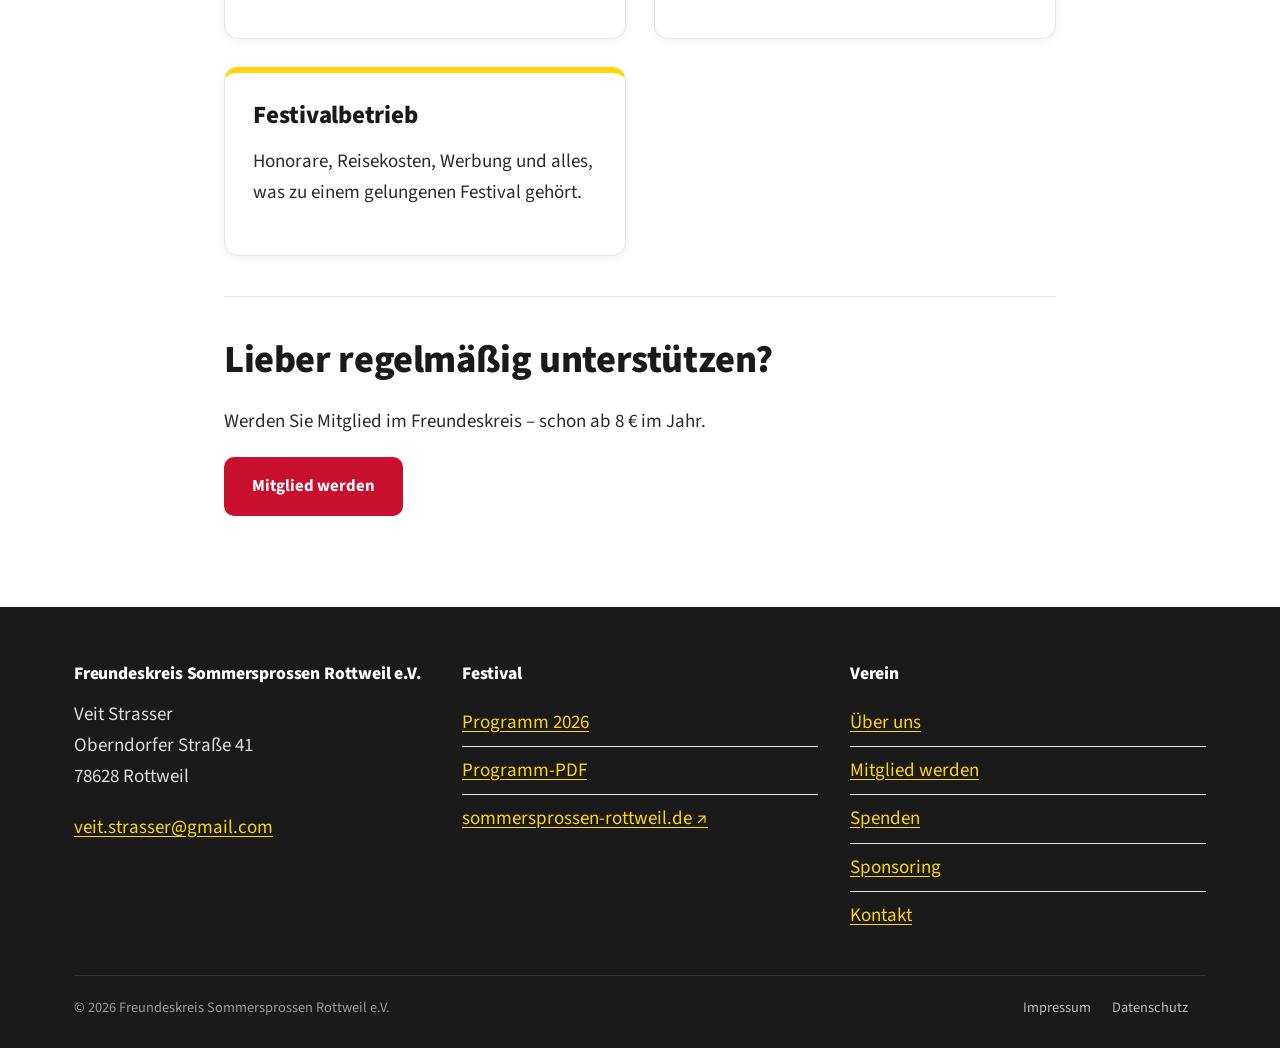
<file: spenden.html>
<!doctype html>
<html lang="de">
<head>
<meta charset="utf-8">
<meta name="viewport" content="width=device-width, initial-scale=1">
<title>Spenden – Freundeskreis Sommersprossen Rottweil e.V.</title>
<meta name="description" content="Spenden Sie an den Freundeskreis Sommersprossen Rottweil e.V. und ermöglichen Sie Konzerte und Uraufführungen.">
<link rel="icon" href="favicon.svg" type="image/svg+xml">
<link rel="preconnect" href="https://fonts.googleapis.com">
<link rel="preconnect" href="https://fonts.gstatic.com" crossorigin>
<link href="https://fonts.googleapis.com/css2?family=Source+Sans+3:wght@400;600;700;800&display=swap" rel="stylesheet">
<link rel="stylesheet" href="styles.css">
</head>
<body>
<a href="#main" class="skip">Zum Inhalt springen</a>

<header class="site-header">
  <div class="nav">
    <a class="brand" href="index.html"><img class="brand-logo" src="verein-logo.png" alt="Freundeskreis Sommersprossen Rottweil e.V."></a>
    <button class="nav-toggle" aria-expanded="false" aria-controls="navmenu">Menü</button>
    <ul class="nav-menu" id="navmenu">
      <li><a href="index.html">Start</a></li>
      <li><a href="festival.html">Festival 2026</a></li>
      <li><a href="verein.html">Verein</a></li>
      <li><a href="mitglied-werden.html">Mitglied werden</a></li>
      <li><a href="spenden.html">Spenden</a></li>
      <li><a href="kontakt.html">Kontakt</a></li>
      <li><a class="nav-cta" href="programm-2026.pdf" target="_blank" rel="noopener">Programm-PDF</a></li>
    </ul>
  </div>
</header>

<main id="main">

  <section class="hero" style="padding:48px 0 60px;">
    <div class="container hero-inner">
      <span class="eyebrow">Spenden</span>
      <h1>Sie ermöglichen <em>Musik</em>.</h1>
      <p class="lead">Mit Ihrer Spende finanzieren wir Kompositionsaufträge, Uraufführungen und besondere Konzerte – dort, wo öffentliche Förderung nicht hinreicht.</p>
    </div>
  </section>

  <section>
    <div class="container" style="max-width:880px;">

      <h2>So einfach geht's</h2>
      <p class="lead-text">
        Überweisen Sie Ihren Wunschbetrag direkt auf unser Vereinskonto.
        Bitte geben Sie als Verwendungszweck „Spende" und – wenn Sie eine
        Zuwendungsbestätigung wünschen – Ihren vollständigen Namen und Ihre
        Anschrift an.
      </p>

      <h2 style="margin-top:36px;">Bankverbindung</h2>
      <div class="bank-card">
        <strong>Empfänger:</strong> Freundeskreis Sommersprossen Rottweil e.V.<br>
        <strong>Bank:</strong> &nbsp;&nbsp;&nbsp;&nbsp;Volksbank Rottweil<br>
        <strong>IBAN:</strong> &nbsp;&nbsp;&nbsp;DE24 6429 0120 0026 6000 05<br>
        <strong>BIC:</strong> &nbsp;&nbsp;&nbsp;&nbsp;GENODES1VRW<br>
        <strong>Zweck:</strong> &nbsp;Spende [Ihr Name + Anschrift]
      </div>

      <div class="note-box">
        <p><strong>Spendenquittung / Zuwendungsbestätigung:</strong></p>
        <p>Der Freundeskreis Sommersprossen Rottweil e.V. ist als gemeinnützig anerkannt.
        Bis zu einem Betrag von 300 € genügt Ihr Kontoauszug zusammen mit unserem Spendennachweis
        als Beleg gegenüber dem Finanzamt (vereinfachter Zuwendungsnachweis).
        Für höhere Beträge stellen wir Ihnen gerne eine offizielle Zuwendungsbestätigung aus –
        bitte schreiben Sie uns dazu kurz an
        <a href="mailto:veit.strasser@gmail.com">veit.strasser@gmail.com</a>.</p>
      </div>

      <hr class="divider">

      <h2>Wofür Ihre Spende verwendet wird</h2>
      <div class="grid">
        <div class="card accent-yellow">
          <h3>Kompositionsaufträge</h3>
          <p>Wir beauftragen zeitgenössische Komponisten und ermöglichen Uraufführungen während des Festivals.</p>
        </div>
        <div class="card accent-red">
          <h3>Besondere Konzerte</h3>
          <p>Konzerte an außergewöhnlichen Orten – von der Werkstatt Erich Hauser bis zum Jugendstilsaal.</p>
        </div>
        <div class="card accent-yellow">
          <h3>Festivalbetrieb</h3>
          <p>Honorare, Reisekosten, Werbung und alles, was zu einem gelungenen Festival gehört.</p>
        </div>
      </div>

      <hr class="divider">

      <h2>Lieber regelmäßig unterstützen?</h2>
      <p>Werden Sie Mitglied im Freundeskreis – schon ab 8 € im Jahr.</p>
      <p><a class="btn btn-primary" href="mitglied-werden.html">Mitglied werden</a></p>

    </div>
  </section>

</main>

<footer class="site-footer">
  <div class="container">
    <div class="footer-grid">
      <div>
        <h4>Freundeskreis Sommersprossen Rottweil e.V.</h4>
        <p>Veit Strasser<br>Oberndorfer Straße 41<br>78628 Rottweil</p>
        <p><a href="mailto:veit.strasser@gmail.com">veit.strasser@gmail.com</a></p>
      </div>
      <div>
        <h4>Festival</h4>
        <ul class="clean">
          <li><a href="festival.html">Programm 2026</a></li>
          <li><a href="programm-2026.pdf" target="_blank" rel="noopener">Programm-PDF</a></li>
          <li><a href="https://www.sommersprossen-rottweil.de" target="_blank" rel="noopener">sommersprossen-rottweil.de ↗</a></li>
        </ul>
      </div>
      <div>
        <h4>Verein</h4>
        <ul class="clean">
          <li><a href="verein.html">Über uns</a></li>
          <li><a href="mitglied-werden.html">Mitglied werden</a></li>
          <li><a href="spenden.html">Spenden</a></li>
          <li><a href="sponsoring.html">Sponsoring</a></li>
          <li><a href="kontakt.html">Kontakt</a></li>
        </ul>
      </div>
    </div>
    <div class="footer-bottom">
      <div>© <span id="year">2026</span> Freundeskreis Sommersprossen Rottweil e.V.</div>
      <div>
        <a href="impressum.html">Impressum</a>
        <a href="datenschutz.html">Datenschutz</a>
      </div>
    </div>
  </div>
</footer>

<script src="main.js"></script>
<script>document.getElementById('year').textContent = new Date().getFullYear();</script>
<!-- WEBUNDO Analytics -->
<script src="https://analytics.laendle-digital.com/tracker.js" data-website-id="freundeskreis_sommersprossen" defer></script>
</body>
</html>
</file>
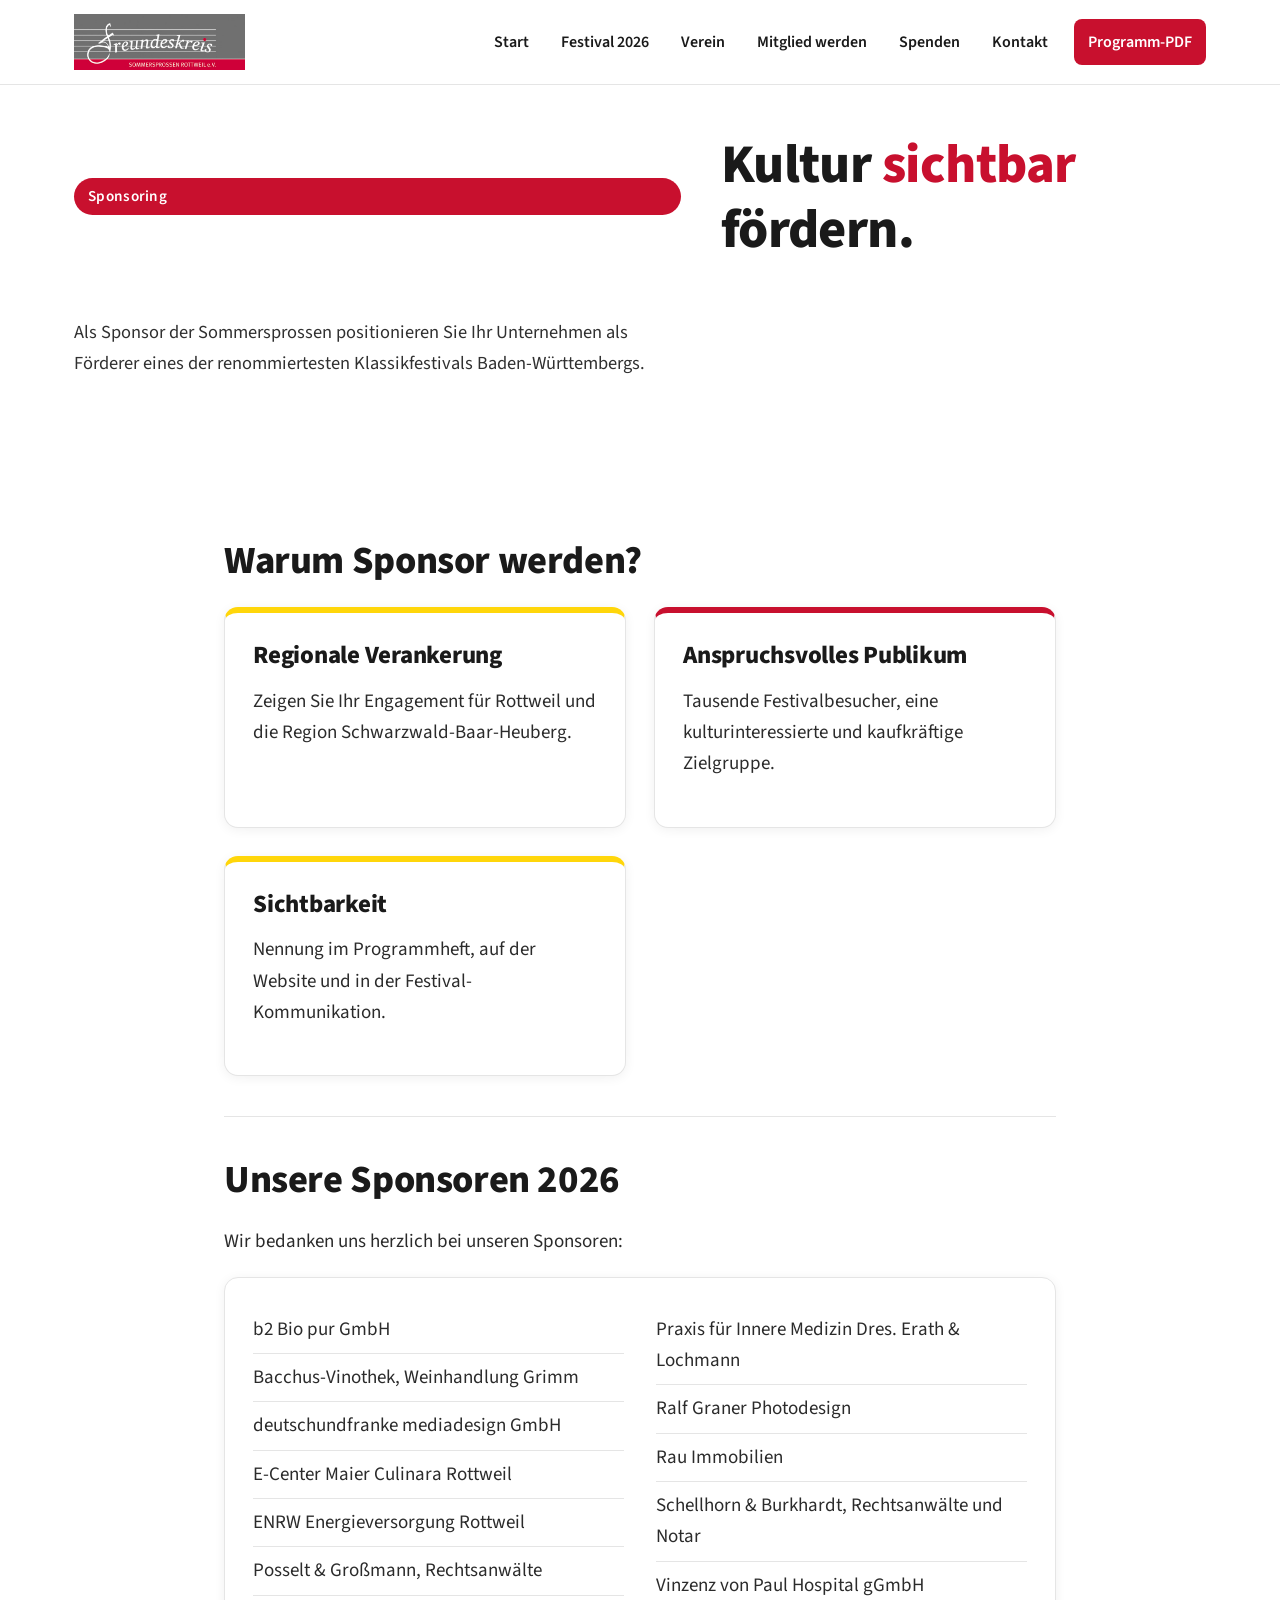
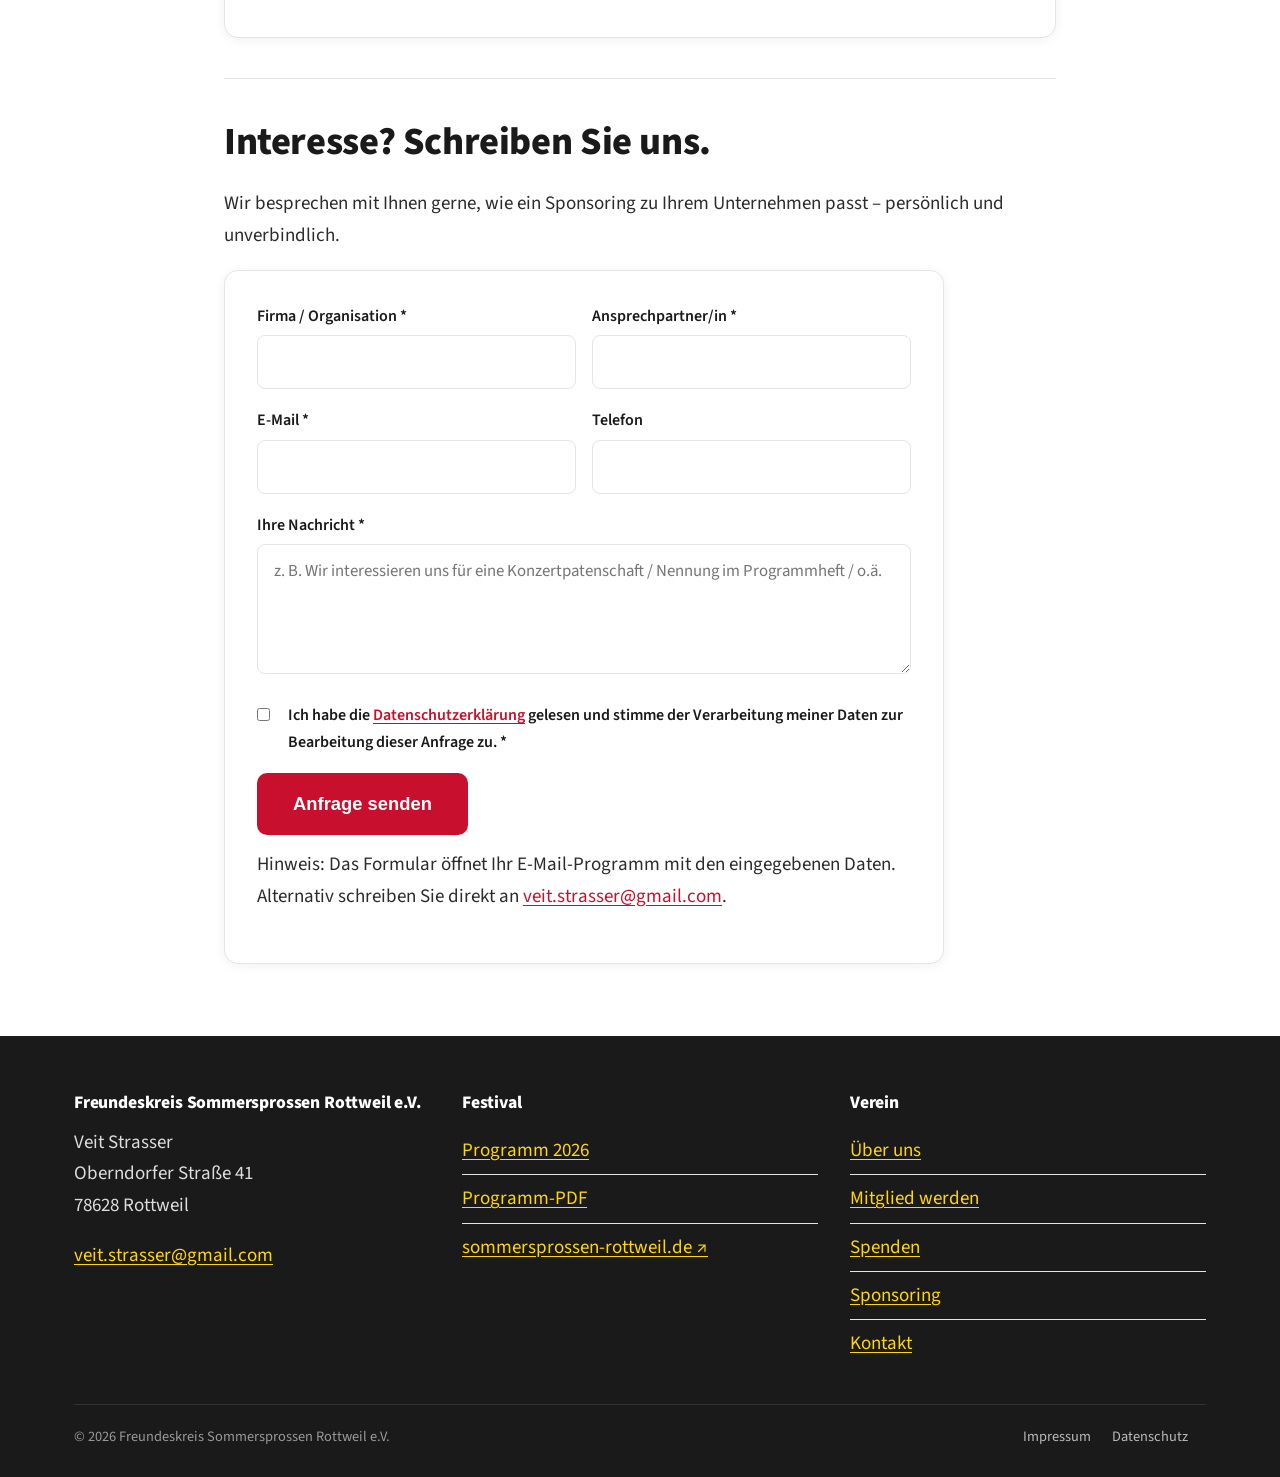
<file: sponsoring.html>
<!doctype html>
<html lang="de">
<head>
<meta charset="utf-8">
<meta name="viewport" content="width=device-width, initial-scale=1">
<title>Sponsoring – Freundeskreis Sommersprossen Rottweil e.V.</title>
<meta name="description" content="Werden Sie Sponsor des Musikfestivals Sommersprossen Rottweil. Kultur in der Region sichtbar fördern.">
<link rel="icon" href="favicon.svg" type="image/svg+xml">
<link rel="preconnect" href="https://fonts.googleapis.com">
<link rel="preconnect" href="https://fonts.gstatic.com" crossorigin>
<link href="https://fonts.googleapis.com/css2?family=Source+Sans+3:wght@400;600;700;800&display=swap" rel="stylesheet">
<link rel="stylesheet" href="styles.css">
</head>
<body>
<a href="#main" class="skip">Zum Inhalt springen</a>

<header class="site-header">
  <div class="nav">
    <a class="brand" href="index.html"><img class="brand-logo" src="verein-logo.png" alt="Freundeskreis Sommersprossen Rottweil e.V."></a>
    <button class="nav-toggle" aria-expanded="false" aria-controls="navmenu">Menü</button>
    <ul class="nav-menu" id="navmenu">
      <li><a href="index.html">Start</a></li>
      <li><a href="festival.html">Festival 2026</a></li>
      <li><a href="verein.html">Verein</a></li>
      <li><a href="mitglied-werden.html">Mitglied werden</a></li>
      <li><a href="spenden.html">Spenden</a></li>
      <li><a href="kontakt.html">Kontakt</a></li>
      <li><a class="nav-cta" href="programm-2026.pdf" target="_blank" rel="noopener">Programm-PDF</a></li>
    </ul>
  </div>
</header>

<main id="main">

  <section class="hero" style="padding:48px 0 60px;">
    <div class="container hero-inner">
      <span class="eyebrow">Sponsoring</span>
      <h1>Kultur <em>sichtbar</em> fördern.</h1>
      <p class="lead">Als Sponsor der Sommersprossen positionieren Sie Ihr Unternehmen als Förderer eines der renommiertesten Klassikfestivals Baden-Württembergs.</p>
    </div>
  </section>

  <section>
    <div class="container" style="max-width:880px;">

      <h2>Warum Sponsor werden?</h2>
      <div class="grid">
        <div class="card accent-yellow">
          <h3>Regionale Verankerung</h3>
          <p>Zeigen Sie Ihr Engagement für Rottweil und die Region Schwarzwald-Baar-Heuberg.</p>
        </div>
        <div class="card accent-red">
          <h3>Anspruchsvolles Publikum</h3>
          <p>Tausende Festivalbesucher, eine kulturinteressierte und kaufkräftige Zielgruppe.</p>
        </div>
        <div class="card accent-yellow">
          <h3>Sichtbarkeit</h3>
          <p>Nennung im Programmheft, auf der Website und in der Festival-Kommunikation.</p>
        </div>
      </div>

      <hr class="divider">

      <h2>Unsere Sponsoren 2026</h2>
      <p>Wir bedanken uns herzlich bei unseren Sponsoren:</p>
      <div class="card">
        <ul class="clean" style="columns:2; column-gap:32px;">
          <li>b2 Bio pur GmbH</li>
          <li>Bacchus-Vinothek, Weinhandlung Grimm</li>
          <li>deutschundfranke mediadesign GmbH</li>
          <li>E-Center Maier Culinara Rottweil</li>
          <li>ENRW Energieversorgung Rottweil</li>
          <li>Posselt &amp; Großmann, Rechtsanwälte</li>
          <li>Praxis für Innere Medizin Dres. Erath &amp; Lochmann</li>
          <li>Ralf Graner Photodesign</li>
          <li>Rau Immobilien</li>
          <li>Schellhorn &amp; Burkhardt, Rechtsanwälte und Notar</li>
          <li>Vinzenz von Paul Hospital gGmbH</li>
        </ul>
      </div>

      <hr class="divider">

      <h2>Interesse? Schreiben Sie uns.</h2>
      <p>Wir besprechen mit Ihnen gerne, wie ein Sponsoring zu Ihrem Unternehmen passt – persönlich und unverbindlich.</p>

      <form class="form-block" action="mailto:veit.strasser@gmail.com" method="post" enctype="text/plain">
        <div class="form-row row-2">
          <div>
            <label for="firma">Firma / Organisation *</label>
            <input id="firma" name="Firma" type="text" required>
          </div>
          <div>
            <label for="name">Ansprechpartner/in *</label>
            <input id="name" name="Name" type="text" required>
          </div>
        </div>
        <div class="form-row row-2">
          <div>
            <label for="email">E-Mail *</label>
            <input id="email" name="E-Mail" type="email" required>
          </div>
          <div>
            <label for="tel">Telefon</label>
            <input id="tel" name="Telefon" type="tel">
          </div>
        </div>
        <div class="form-row">
          <label for="nachricht">Ihre Nachricht *</label>
          <textarea id="nachricht" name="Nachricht" required placeholder="z. B. Wir interessieren uns für eine Konzertpatenschaft / Nennung im Programmheft / o.ä."></textarea>
        </div>
        <div class="form-row" style="display:flex; align-items:flex-start; gap:10px;">
          <input id="dsgvo" name="DSGVO" type="checkbox" required style="width:auto; margin-top:6px;">
          <label for="dsgvo" style="margin:0;">Ich habe die <a href="datenschutz.html">Datenschutzerklärung</a> gelesen und stimme der Verarbeitung meiner Daten zur Bearbeitung dieser Anfrage zu. *</label>
        </div>
        <button class="btn btn-primary btn-lg" type="submit">Anfrage senden</button>
        <p class="help" style="margin-top:14px;">Hinweis: Das Formular öffnet Ihr E-Mail-Programm mit den eingegebenen Daten. Alternativ schreiben Sie direkt an <a href="mailto:veit.strasser@gmail.com">veit.strasser@gmail.com</a>.</p>
      </form>

    </div>
  </section>

</main>

<footer class="site-footer">
  <div class="container">
    <div class="footer-grid">
      <div>
        <h4>Freundeskreis Sommersprossen Rottweil e.V.</h4>
        <p>Veit Strasser<br>Oberndorfer Straße 41<br>78628 Rottweil</p>
        <p><a href="mailto:veit.strasser@gmail.com">veit.strasser@gmail.com</a></p>
      </div>
      <div>
        <h4>Festival</h4>
        <ul class="clean">
          <li><a href="festival.html">Programm 2026</a></li>
          <li><a href="programm-2026.pdf" target="_blank" rel="noopener">Programm-PDF</a></li>
          <li><a href="https://www.sommersprossen-rottweil.de" target="_blank" rel="noopener">sommersprossen-rottweil.de ↗</a></li>
        </ul>
      </div>
      <div>
        <h4>Verein</h4>
        <ul class="clean">
          <li><a href="verein.html">Über uns</a></li>
          <li><a href="mitglied-werden.html">Mitglied werden</a></li>
          <li><a href="spenden.html">Spenden</a></li>
          <li><a href="sponsoring.html">Sponsoring</a></li>
          <li><a href="kontakt.html">Kontakt</a></li>
        </ul>
      </div>
    </div>
    <div class="footer-bottom">
      <div>© <span id="year">2026</span> Freundeskreis Sommersprossen Rottweil e.V.</div>
      <div>
        <a href="impressum.html">Impressum</a>
        <a href="datenschutz.html">Datenschutz</a>
      </div>
    </div>
  </div>
</footer>

<script src="main.js"></script>
<script>document.getElementById('year').textContent = new Date().getFullYear();</script>
<!-- WEBUNDO Analytics -->
<script src="https://analytics.laendle-digital.com/tracker.js" data-website-id="freundeskreis_sommersprossen" defer></script>
</body>
</html>
</file>
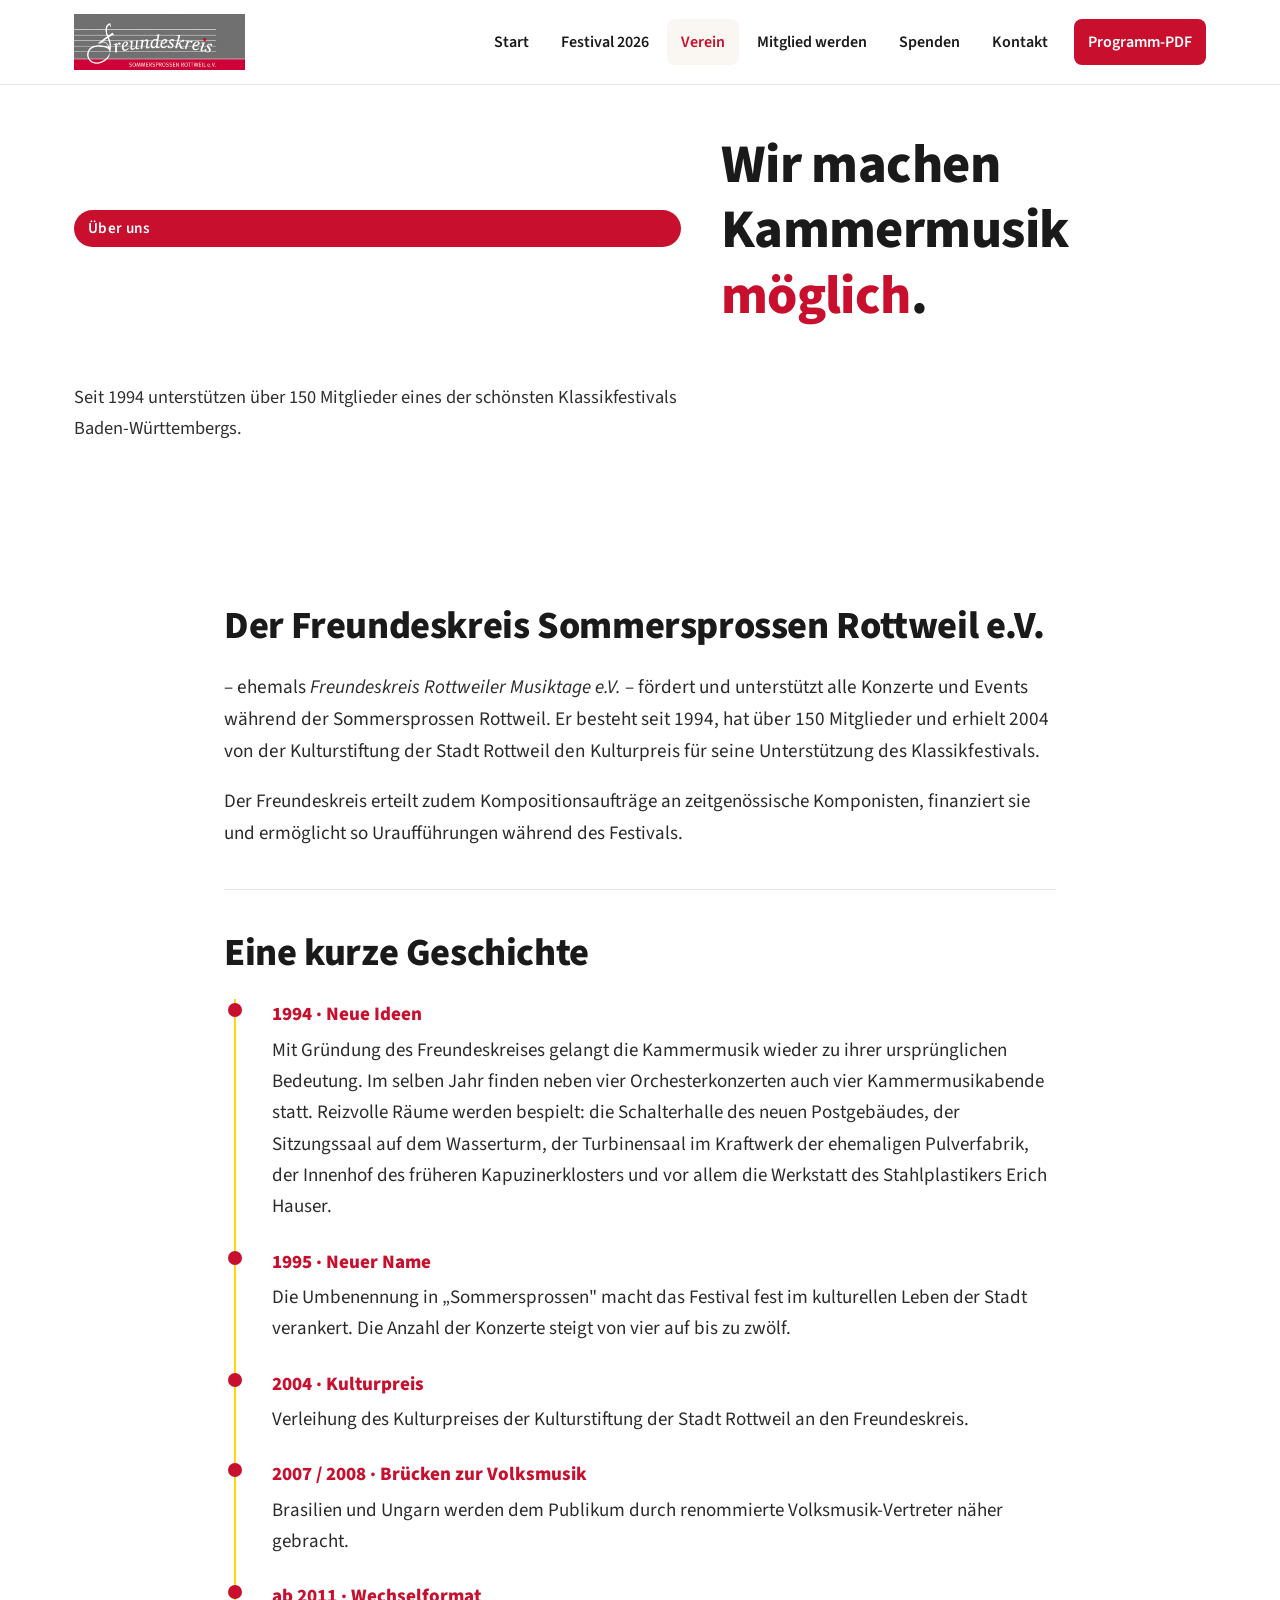
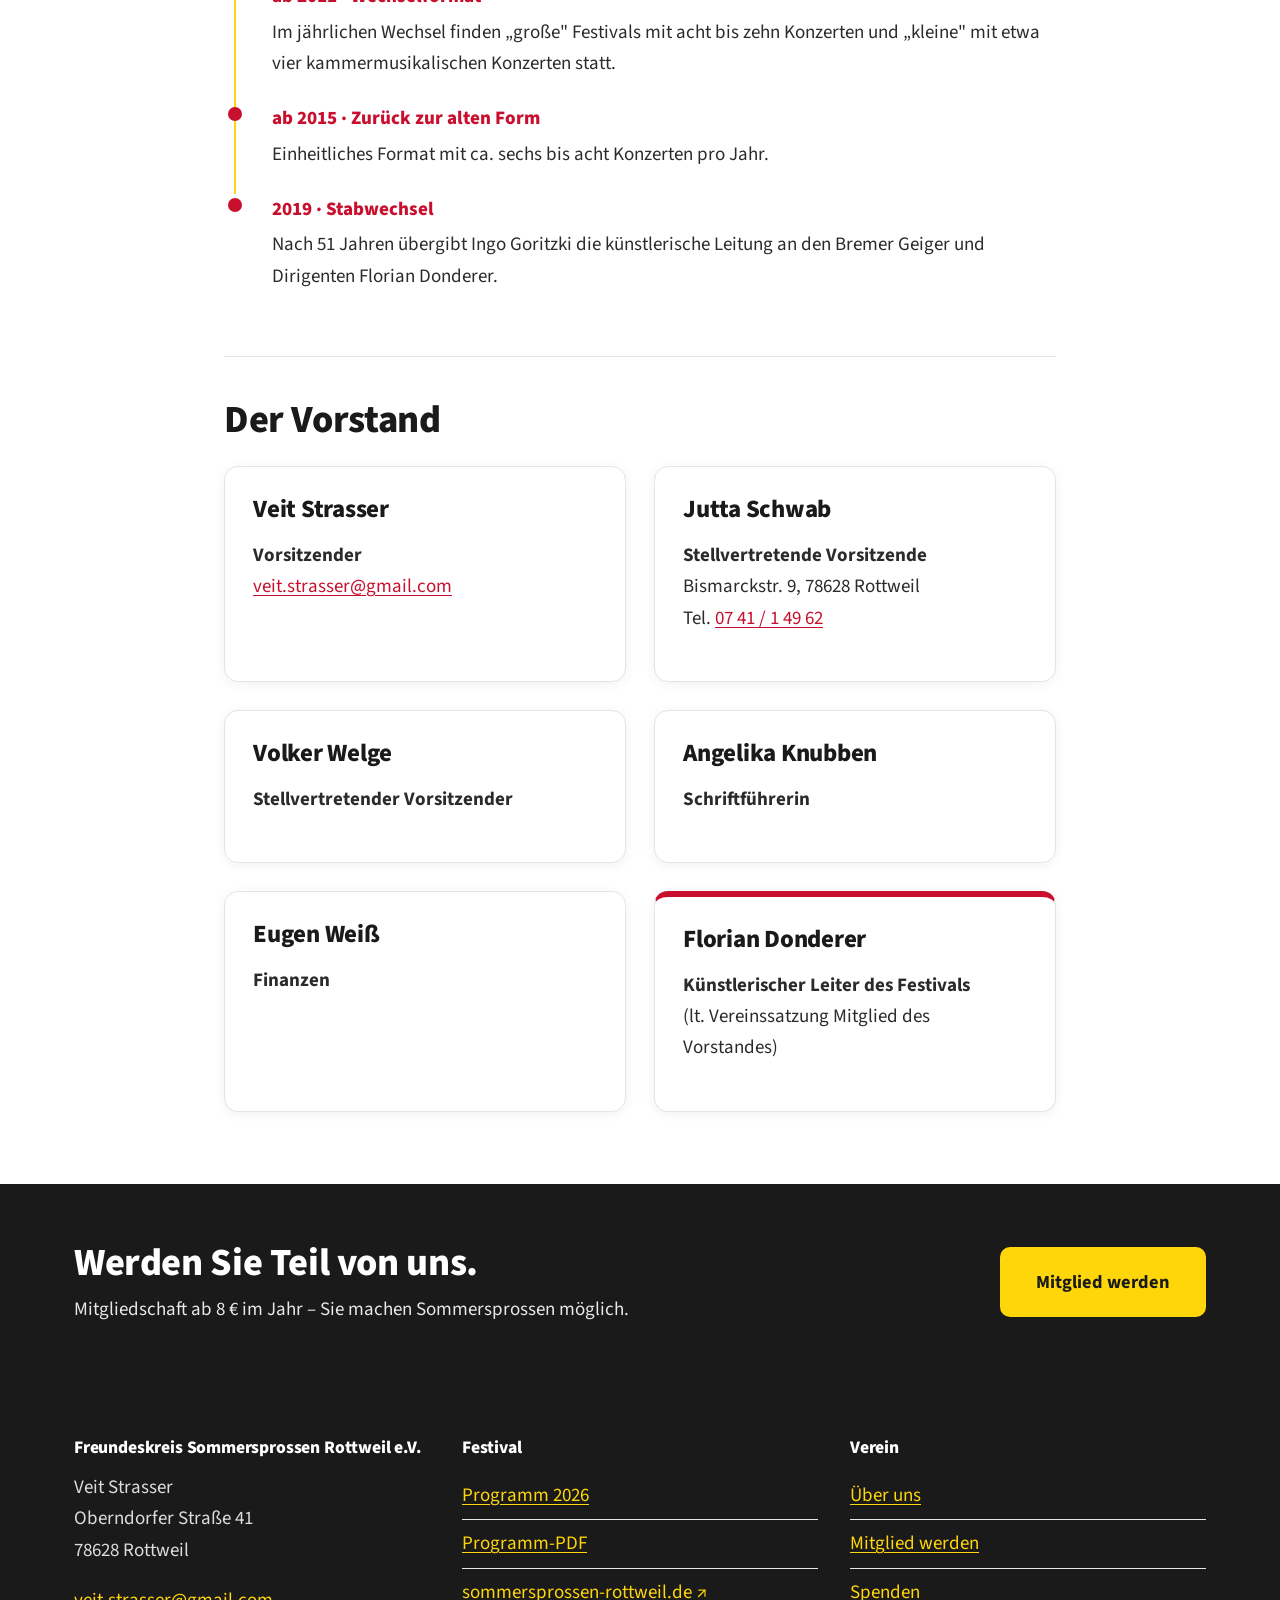
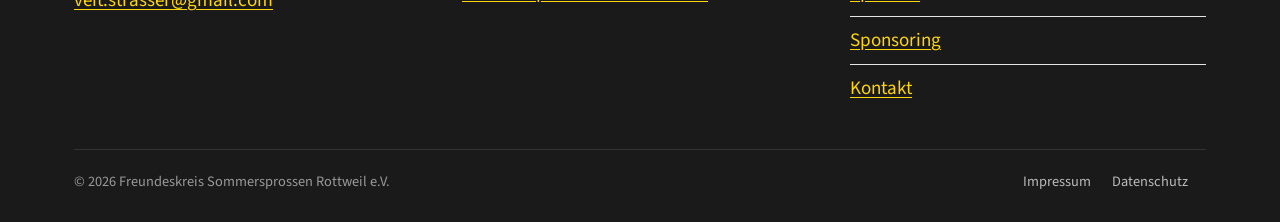
<file: verein.html>
<!doctype html>
<html lang="de">
<head>
<meta charset="utf-8">
<meta name="viewport" content="width=device-width, initial-scale=1">
<title>Über den Verein – Freundeskreis Sommersprossen Rottweil e.V.</title>
<meta name="description" content="Der Freundeskreis Sommersprossen Rottweil e.V.: über 150 Mitglieder, seit 1994, Träger des Kulturpreises der Stadt Rottweil.">
<link rel="icon" href="favicon.svg" type="image/svg+xml">
<link rel="preconnect" href="https://fonts.googleapis.com">
<link rel="preconnect" href="https://fonts.gstatic.com" crossorigin>
<link href="https://fonts.googleapis.com/css2?family=Source+Sans+3:wght@400;600;700;800&display=swap" rel="stylesheet">
<link rel="stylesheet" href="styles.css">
</head>
<body>
<a href="#main" class="skip">Zum Inhalt springen</a>

<header class="site-header">
  <div class="nav">
    <a class="brand" href="index.html"><img class="brand-logo" src="verein-logo.png" alt="Freundeskreis Sommersprossen Rottweil e.V."></a>
    <button class="nav-toggle" aria-expanded="false" aria-controls="navmenu">Menü</button>
    <ul class="nav-menu" id="navmenu">
      <li><a href="index.html">Start</a></li>
      <li><a href="festival.html">Festival 2026</a></li>
      <li><a href="verein.html">Verein</a></li>
      <li><a href="mitglied-werden.html">Mitglied werden</a></li>
      <li><a href="spenden.html">Spenden</a></li>
      <li><a href="kontakt.html">Kontakt</a></li>
      <li><a class="nav-cta" href="programm-2026.pdf" target="_blank" rel="noopener">Programm-PDF</a></li>
    </ul>
  </div>
</header>

<main id="main">

  <section class="hero" style="padding:48px 0 60px;">
    <div class="container hero-inner">
      <span class="eyebrow">Über uns</span>
      <h1>Wir machen Kammermusik <em>möglich</em>.</h1>
      <p class="lead">Seit 1994 unterstützen über 150 Mitglieder eines der schönsten Klassikfestivals Baden-Württembergs.</p>
    </div>
  </section>

  <section>
    <div class="container" style="max-width:880px;">
      <h2>Der Freundeskreis Sommersprossen Rottweil e.V.</h2>
      <p class="lead-text">
        – ehemals <em>Freundeskreis Rottweiler Musiktage e.V.</em> – fördert und unterstützt
        alle Konzerte und Events während der Sommersprossen Rottweil. Er besteht seit 1994,
        hat über 150 Mitglieder und erhielt 2004 von der Kulturstiftung der Stadt Rottweil
        den Kulturpreis für seine Unterstützung des Klassikfestivals.
      </p>

      <p>
        Der Freundeskreis erteilt zudem Kompositionsaufträge an zeitgenössische Komponisten,
        finanziert sie und ermöglicht so Uraufführungen während des Festivals.
      </p>

      <hr class="divider">

      <h2>Eine kurze Geschichte</h2>

      <ul class="timeline">
        <li>
          <span class="year">1994 · Neue Ideen</span>
          Mit Gründung des Freundeskreises gelangt die Kammermusik wieder zu ihrer ursprünglichen Bedeutung.
          Im selben Jahr finden neben vier Orchesterkonzerten auch vier Kammermusikabende statt.
          Reizvolle Räume werden bespielt: die Schalterhalle des neuen Postgebäudes, der Sitzungssaal
          auf dem Wasserturm, der Turbinensaal im Kraftwerk der ehemaligen Pulverfabrik, der Innenhof
          des früheren Kapuzinerklosters und vor allem die Werkstatt des Stahlplastikers Erich Hauser.
        </li>
        <li>
          <span class="year">1995 · Neuer Name</span>
          Die Umbenennung in „Sommersprossen" macht das Festival fest im kulturellen Leben der Stadt
          verankert. Die Anzahl der Konzerte steigt von vier auf bis zu zwölf.
        </li>
        <li>
          <span class="year">2004 · Kulturpreis</span>
          Verleihung des Kulturpreises der Kulturstiftung der Stadt Rottweil an den Freundeskreis.
        </li>
        <li>
          <span class="year">2007 / 2008 · Brücken zur Volksmusik</span>
          Brasilien und Ungarn werden dem Publikum durch renommierte Volksmusik-Vertreter näher gebracht.
        </li>
        <li>
          <span class="year">ab 2011 · Wechselformat</span>
          Im jährlichen Wechsel finden „große" Festivals mit acht bis zehn Konzerten und „kleine"
          mit etwa vier kammermusikalischen Konzerten statt.
        </li>
        <li>
          <span class="year">ab 2015 · Zurück zur alten Form</span>
          Einheitliches Format mit ca. sechs bis acht Konzerten pro Jahr.
        </li>
        <li>
          <span class="year">2019 · Stabwechsel</span>
          Nach 51 Jahren übergibt Ingo Goritzki die künstlerische Leitung an den Bremer Geiger
          und Dirigenten Florian Donderer.
        </li>
      </ul>

      <hr class="divider">

      <h2>Der Vorstand</h2>
      <div class="grid">
        <div class="card">
          <h3>Veit Strasser</h3>
          <p><strong>Vorsitzender</strong><br>
          <a href="mailto:veit.strasser@gmail.com">veit.strasser@gmail.com</a></p>
        </div>
        <div class="card">
          <h3>Jutta Schwab</h3>
          <p><strong>Stellvertretende Vorsitzende</strong><br>
          Bismarckstr. 9, 78628 Rottweil<br>
          Tel. <a href="tel:+497411496">07 41 / 1 49 62</a></p>
        </div>
        <div class="card">
          <h3>Volker Welge</h3>
          <p><strong>Stellvertretender Vorsitzender</strong></p>
        </div>
        <div class="card">
          <h3>Angelika Knubben</h3>
          <p><strong>Schriftführerin</strong></p>
        </div>
        <div class="card">
          <h3>Eugen Weiß</h3>
          <p><strong>Finanzen</strong></p>
        </div>
        <div class="card accent-red">
          <h3>Florian Donderer</h3>
          <p><strong>Künstlerischer Leiter des Festivals</strong><br>
          (lt. Vereinssatzung Mitglied des Vorstandes)</p>
        </div>
      </div>

    </div>
  </section>

  <section class="cta-band">
    <div class="container" style="display:flex; gap:30px; flex-wrap:wrap; align-items:center; justify-content:space-between;">
      <div style="flex:1; min-width:280px;">
        <h2 style="margin-bottom:8px;">Werden Sie Teil von uns.</h2>
        <p style="margin-bottom:0;">Mitgliedschaft ab 8 € im Jahr – Sie machen Sommersprossen möglich.</p>
      </div>
      <a class="btn btn-primary btn-lg" href="mitglied-werden.html">Mitglied werden</a>
    </div>
  </section>

</main>

<footer class="site-footer">
  <div class="container">
    <div class="footer-grid">
      <div>
        <h4>Freundeskreis Sommersprossen Rottweil e.V.</h4>
        <p>Veit Strasser<br>Oberndorfer Straße 41<br>78628 Rottweil</p>
        <p><a href="mailto:veit.strasser@gmail.com">veit.strasser@gmail.com</a></p>
      </div>
      <div>
        <h4>Festival</h4>
        <ul class="clean">
          <li><a href="festival.html">Programm 2026</a></li>
          <li><a href="programm-2026.pdf" target="_blank" rel="noopener">Programm-PDF</a></li>
          <li><a href="https://www.sommersprossen-rottweil.de" target="_blank" rel="noopener">sommersprossen-rottweil.de ↗</a></li>
        </ul>
      </div>
      <div>
        <h4>Verein</h4>
        <ul class="clean">
          <li><a href="verein.html">Über uns</a></li>
          <li><a href="mitglied-werden.html">Mitglied werden</a></li>
          <li><a href="spenden.html">Spenden</a></li>
          <li><a href="sponsoring.html">Sponsoring</a></li>
          <li><a href="kontakt.html">Kontakt</a></li>
        </ul>
      </div>
    </div>
    <div class="footer-bottom">
      <div>© <span id="year">2026</span> Freundeskreis Sommersprossen Rottweil e.V.</div>
      <div>
        <a href="impressum.html">Impressum</a>
        <a href="datenschutz.html">Datenschutz</a>
      </div>
    </div>
  </div>
</footer>

<script src="main.js"></script>
<script>document.getElementById('year').textContent = new Date().getFullYear();</script>
<!-- WEBUNDO Analytics -->
<script src="https://analytics.laendle-digital.com/tracker.js" data-website-id="freundeskreis_sommersprossen" defer></script>
</body>
</html>
</file>
<file: styles.css>
:root {
  --red: #C8102E;
  --red-dark: #A00C24;
  --yellow: #FFD60A;
  --yellow-soft: #FFF4B8;
  --ink: #1A1A1A;
  --text: #2B2B2B;
  --muted: #6B6B6B;
  --line: #E5E5E5;
  --bg: #FFFFFF;
  --bg-soft: #FAF7F2;
  --shadow: 0 2px 12px rgba(0,0,0,0.06);
  --radius: 14px;
  --max: 1180px;
}

* { box-sizing: border-box; }
html { scroll-behavior: smooth; -webkit-text-size-adjust: 100%; }
body {
  margin: 0;
  font-family: 'Source Sans 3', 'Source Sans Pro', -apple-system, BlinkMacSystemFont, 'Segoe UI', Roboto, sans-serif;
  font-size: 19px;
  line-height: 1.65;
  color: var(--text);
  background: var(--bg);
  -webkit-font-smoothing: antialiased;
}

img { max-width: 100%; height: auto; display: block; }
a { color: var(--red); text-decoration: underline; text-underline-offset: 3px; }
a:hover { color: var(--red-dark); }

h1, h2, h3, h4 {
  font-family: 'Source Sans 3', sans-serif;
  color: var(--ink);
  line-height: 1.2;
  letter-spacing: -0.01em;
  margin: 0 0 .6em;
  font-weight: 800;
}
h1 { font-size: clamp(2rem, 5vw, 3.4rem); }
h2 { font-size: clamp(1.6rem, 3.5vw, 2.4rem); }
h3 { font-size: clamp(1.25rem, 2vw, 1.55rem); }
p { margin: 0 0 1em; }

.container { max-width: var(--max); margin: 0 auto; padding: 0 24px; }

/* ---------- Skip link ---------- */
.skip {
  position: absolute; left: -9999px; top: 0;
  background: var(--ink); color: #fff; padding: 12px 18px;
  z-index: 1000;
}
.skip:focus { left: 12px; top: 12px; }

/* ---------- Header / Nav ---------- */
.site-header {
  position: sticky; top: 0; z-index: 50;
  background: #fff;
  border-bottom: 1px solid var(--line);
}
.nav {
  display: flex; align-items: center; justify-content: space-between;
  padding: 14px 24px;
  max-width: var(--max); margin: 0 auto;
}
.brand {
  display: flex; align-items: center; gap: 12px;
  text-decoration: none; color: var(--ink);
  font-weight: 800; font-size: 1.05rem; line-height: 1.1;
}
.brand-logo {
  height: 56px; width: auto;
  display: block;
  flex-shrink: 0;
}
.brand-text small {
  display: block; font-weight: 500; color: var(--muted);
  font-size: .8rem; margin-top: 2px;
}
@media (max-width: 520px) {
  .brand-logo { height: 44px; }
}
@media (max-width: 360px) {
  .brand-logo { height: 38px; }
}

.nav-toggle {
  display: none;
  background: var(--ink); color: #fff;
  border: 0; padding: 10px 16px; border-radius: 8px;
  font-size: 1rem; cursor: pointer; font-weight: 600;
}

.nav-menu {
  list-style: none; margin: 0; padding: 0;
  display: flex; gap: 4px; align-items: center;
}
.nav-menu a {
  display: block; padding: 10px 14px;
  color: var(--ink); text-decoration: none;
  font-weight: 600; border-radius: 8px;
  font-size: 1rem;
}
.nav-menu a:hover, .nav-menu a.active { background: var(--bg-soft); color: var(--red); }
.nav-cta {
  background: var(--red) !important; color: #fff !important;
  margin-left: 8px;
}
.nav-cta:hover { background: var(--red-dark) !important; color: #fff !important; }

@media (max-width: 880px) {
  .nav-toggle { display: block; }
  .nav-menu {
    display: none; position: absolute; top: 100%; left: 0; right: 0;
    flex-direction: column; gap: 0;
    background: #fff; border-bottom: 1px solid var(--line);
    padding: 12px 24px 20px;
    box-shadow: var(--shadow);
  }
  .nav-menu.open { display: flex; }
  .nav-menu a { padding: 14px 12px; font-size: 1.1rem; border-radius: 0; border-bottom: 1px solid var(--line); }
  .nav-cta { margin-left: 0; margin-top: 8px; border-radius: 8px !important; }
}

/* ---------- Buttons ---------- */
.btn {
  display: inline-flex; align-items: center; gap: 10px;
  padding: 14px 26px;
  font-weight: 700; font-size: 1.05rem;
  border-radius: 10px;
  text-decoration: none;
  border: 2px solid transparent;
  cursor: pointer;
  transition: transform .1s, background .15s, color .15s;
}
.btn:hover { transform: translateY(-1px); }
.btn-primary { background: var(--red); color: #fff; }
.btn-primary:hover { background: var(--red-dark); color: #fff; }
.btn-yellow { background: var(--yellow); color: var(--ink); }
.btn-yellow:hover { background: #FFC800; color: var(--ink); }
.btn-outline {
  background: transparent; color: var(--ink); border-color: var(--ink);
}
.btn-outline:hover { background: var(--ink); color: #fff; }
.btn-lg { padding: 18px 34px; font-size: 1.15rem; }

/* ---------- Hero ---------- */
.hero {
  background: #fff;
  color: var(--ink);
  padding: 44px 0 52px;
  position: relative;
  overflow: hidden;
}
.hero-inner {
  position: relative; z-index: 1;
  display: grid;
  grid-template-columns: 1.25fr 1fr;
  gap: 40px;
  align-items: center;
}
.hero-text { max-width: 580px; }
.hero-visual { justify-self: end; width: 100%; max-width: 360px; }
.hero-visual img {
  display: block;
  width: 100%;
  height: auto;
  border-radius: 6px;
  box-shadow: 0 10px 30px rgba(0,0,0,.10);
}
.hero .eyebrow {
  display: inline-block;
  background: var(--red);
  color: #fff;
  padding: 6px 14px; border-radius: 999px;
  font-weight: 600; font-size: .95rem;
  margin-bottom: 18px; letter-spacing: .02em;
}
.hero h1 { color: var(--ink); margin-bottom: .25em; }
.hero h1 em { font-style: normal; color: var(--red); }
.hero .lead { font-size: 1.15rem; opacity: .9; margin-bottom: 28px; }
.hero-actions { display: flex; flex-wrap: wrap; gap: 14px; }
@media (max-width: 820px) {
  .hero { padding: 32px 0 40px; }
  .hero-inner { grid-template-columns: 1fr; gap: 24px; }
  .hero-visual { order: -1; justify-self: center; max-width: 320px; }
  .hero .lead { font-size: 1.05rem; }
}
@media (max-width: 520px) {
  .hero-visual { max-width: 260px; }
}

/* ---------- Sections ---------- */
section { padding: 72px 0; }
section.alt { background: var(--bg-soft); }
.section-head { max-width: 780px; margin-bottom: 40px; }
.section-head .kicker {
  color: var(--red); font-weight: 700; letter-spacing: .08em;
  text-transform: uppercase; font-size: .9rem;
  margin-bottom: 8px;
}

/* ---------- Cards / grids ---------- */
.grid {
  display: grid; gap: 28px;
  grid-template-columns: repeat(auto-fit, minmax(280px, 1fr));
}
.card {
  background: #fff;
  border: 1px solid var(--line);
  border-radius: var(--radius);
  padding: 28px;
  box-shadow: var(--shadow);
}
.card h3 { margin-top: 0; }
.card.accent-yellow { border-top: 6px solid var(--yellow); }
.card.accent-red { border-top: 6px solid var(--red); }

/* ---------- Konzert-Liste ---------- */
.concert {
  background: #fff;
  border: 1px solid var(--line);
  border-radius: var(--radius);
  padding: 28px;
  margin-bottom: 20px;
  box-shadow: var(--shadow);
  display: grid;
  grid-template-columns: auto 1fr;
  gap: 28px;
}
.concert-date {
  background: var(--red); color: #fff;
  border-radius: 10px;
  padding: 16px 18px; min-width: 120px;
  text-align: center;
  align-self: start;
}
.concert-date .day { font-size: 2.4rem; font-weight: 900; line-height: 1; display: block; }
.concert-date .month { font-weight: 700; letter-spacing: .05em; text-transform: uppercase; font-size: .85rem; display: block; margin-top: 4px; }
.concert-date .time { display: block; margin-top: 6px; font-size: .9rem; opacity: .9; }
.concert h3 { margin: 0 0 6px; }
.concert .concert-sub { color: var(--muted); font-weight: 600; margin-bottom: 12px; }
.concert .program li { margin-bottom: 6px; }
.concert .meta {
  margin-top: 14px; padding-top: 14px; border-top: 1px dashed var(--line);
  display: flex; flex-wrap: wrap; gap: 16px;
  font-size: .95rem;
}
.concert .meta strong { color: var(--ink); }
.concert .price {
  display: inline-block; background: var(--yellow); color: var(--ink);
  padding: 4px 10px; border-radius: 6px; font-weight: 700;
}
@media (max-width: 640px) {
  .concert { grid-template-columns: 1fr; gap: 16px; }
  .concert-date { display: flex; gap: 14px; align-items: center; min-width: 0; padding: 12px 16px; }
  .concert-date .day { font-size: 1.8rem; }
}

/* ---------- Featured / CTA blocks ---------- */
.cta-band {
  background: var(--ink); color: #fff;
  padding: 56px 0;
  position: relative;
}
.cta-band h2 { color: #fff; }
.cta-band p { opacity: .9; max-width: 640px; }
.cta-band .btn-primary { background: var(--yellow); color: var(--ink); }
.cta-band .btn-primary:hover { background: #FFC800; }

.featured-pdf {
  display: grid; grid-template-columns: auto 1fr auto; gap: 24px;
  align-items: center;
  background: var(--yellow-soft);
  border: 2px solid var(--yellow);
  border-radius: var(--radius);
  padding: 24px 28px;
}
.featured-pdf .pdf-icon {
  width: 56px; height: 56px; background: var(--red); color: #fff;
  display: grid; place-items: center; border-radius: 10px;
  font-weight: 900; font-size: .95rem;
}
.featured-pdf h3 { margin: 0 0 4px; }
.featured-pdf p { margin: 0; color: var(--muted); font-size: .95rem; }
@media (max-width: 640px) {
  .featured-pdf { grid-template-columns: 1fr; text-align: center; }
  .featured-pdf .pdf-icon { margin: 0 auto; }
}

/* ---------- Footer ---------- */
.site-footer {
  background: var(--ink); color: #DDD;
  padding: 56px 0 28px;
}
.site-footer h4 { color: #fff; margin-bottom: 14px; font-size: 1.1rem; }
.site-footer a { color: #FFD60A; }
.footer-grid {
  display: grid; gap: 32px;
  grid-template-columns: repeat(auto-fit, minmax(220px, 1fr));
  margin-bottom: 36px;
}
.footer-bottom {
  border-top: 1px solid #333; padding-top: 20px;
  display: flex; flex-wrap: wrap; gap: 14px; justify-content: space-between;
  font-size: .9rem; color: #999;
}
.footer-bottom a { color: #BBB; text-decoration: none; margin-right: 18px; }
.footer-bottom a:hover { color: #fff; }

/* ---------- Forms ---------- */
.form-block {
  background: #fff; border: 1px solid var(--line);
  border-radius: var(--radius); padding: 32px;
  box-shadow: var(--shadow);
  max-width: 720px;
}
.form-row { margin-bottom: 18px; }
.form-row label {
  display: block; font-weight: 600; color: var(--ink);
  margin-bottom: 6px; font-size: 1rem;
}
.form-row input, .form-row textarea, .form-row select {
  width: 100%; padding: 14px 16px;
  border: 1.5px solid var(--line); border-radius: 8px;
  font-size: 1.05rem; font-family: inherit;
  background: #fff; color: var(--text);
}
.form-row input[type="radio"],
.form-row input[type="checkbox"] {
  width: auto; padding: 0;
  border: 0; border-radius: 0;
  margin: 4px 8px 0 0;
  flex: 0 0 auto;
  accent-color: var(--red);
}
.form-row input:focus, .form-row textarea:focus {
  outline: none; border-color: var(--red);
  box-shadow: 0 0 0 3px rgba(200,16,46,0.15);
}
.form-row textarea { min-height: 130px; resize: vertical; }
.form-row .help { font-size: .9rem; color: var(--muted); margin-top: 4px; }
.form-row.row-2 { display: grid; grid-template-columns: 1fr 1fr; gap: 16px; margin-bottom: 0; }
.form-row.row-2 > div { margin-bottom: 18px; }
@media (max-width: 600px) { .form-row.row-2 { grid-template-columns: 1fr; } }

.radios { display: grid; gap: 10px; }
.radios label {
  display: grid !important;
  grid-template-columns: auto 1fr;
  align-items: center;
  gap: 14px;
  padding: 16px 20px;
  border: 1.5px solid var(--line);
  border-radius: 8px;
  cursor: pointer;
  font-weight: 500;
  margin: 0;
  transition: border-color .15s, background .15s;
}
.radios label:hover { border-color: var(--red); }
.radios label:has(input:checked) {
  border-color: var(--red); background: rgba(200,16,46,.04);
}
.radios label > span {
  min-width: 0;
}

.note-box {
  background: var(--yellow-soft); border-left: 4px solid var(--yellow);
  padding: 18px 22px; border-radius: 8px;
  margin: 24px 0;
}
.note-box p:last-child { margin-bottom: 0; }

/* ---------- Misc ---------- */
.lead-text { font-size: 1.2rem; color: var(--text); }
.dot { color: var(--red); }
.tag {
  display: inline-block; background: var(--yellow); color: var(--ink);
  padding: 4px 10px; border-radius: 6px; font-weight: 700; font-size: .85rem;
}
.divider { border: 0; border-top: 1px solid var(--line); margin: 40px 0; }
ul.clean { list-style: none; padding: 0; margin: 0; }
ul.clean li { padding: 8px 0; border-bottom: 1px solid var(--line); }
ul.clean li:last-child { border-bottom: 0; }

.bank-card {
  background: var(--bg-soft); border: 1px solid var(--line);
  border-radius: var(--radius); padding: 24px 28px;
  font-family: 'JetBrains Mono', ui-monospace, 'SF Mono', Monaco, monospace;
  font-size: 1rem; line-height: 1.8;
}
.bank-card strong { color: var(--ink); font-family: inherit; }

.timeline { list-style: none; padding: 0; margin: 0; }
.timeline li {
  position: relative; padding-left: 36px; padding-bottom: 24px;
  border-left: 2px solid var(--yellow); margin-left: 10px;
}
.timeline li::before {
  content: ""; position: absolute; left: -8px; top: 4px;
  width: 14px; height: 14px; background: var(--red); border-radius: 50%;
}
.timeline li:last-child { border-left-color: transparent; }
.timeline .year { font-weight: 800; color: var(--red); display: block; margin-bottom: 4px; }

/* ---------- Ticket-Info Box ---------- */
.ticket-info {
  background: linear-gradient(135deg, #FFF8E1 0%, #FFF 100%);
  border: 2px solid var(--yellow);
  border-radius: var(--radius);
  padding: 24px 28px;
  margin-bottom: 36px;
  box-shadow: var(--shadow);
}
.ticket-info-head {
  display: flex; align-items: center; gap: 14px;
  margin-bottom: 10px;
}
.ticket-info-icon {
  font-size: 1.8rem; line-height: 1;
  background: var(--yellow); color: var(--ink);
  width: 44px; height: 44px;
  display: grid; place-items: center;
  border-radius: 10px;
}
.ticket-info p { margin: 8px 0; }

.btn-ticket {
  display: inline-flex; align-items: center; gap: 6px;
  background: var(--red); color: #fff !important;
  padding: 8px 16px; border-radius: 8px;
  font-weight: 700; font-size: .95rem;
  text-decoration: none;
  transition: background .15s;
  margin-left: auto;
}
.btn-ticket:hover { background: var(--red-dark); }

/* ---------- Mobile Polish ---------- */
@media (max-width: 640px) {
  .container { padding: 0 16px; }
  .concert { padding: 18px; }
  .ticket-info { padding: 18px 16px; }
  section { padding: 48px 0; }
  .cta-band { padding: 40px 0; }
  .btn-lg { padding: 14px 22px; font-size: 1rem; }
  .btn { padding: 12px 20px; font-size: 1rem; }
  .featured-pdf { padding: 18px; gap: 14px; }
  .featured-pdf .pdf-icon { width: 48px; height: 48px; font-size: .85rem; }
  .concert .meta { gap: 10px; }
  .btn-ticket { width: 100%; justify-content: center; margin-left: 0; margin-top: 4px; }
  .cta-band .container { gap: 18px; }
  .site-footer { padding: 40px 0 24px; }
  .footer-bottom { flex-direction: column; gap: 12px; text-align: center; align-items: center; }
}
@media (max-width: 420px) {
  .nav { padding: 10px 16px; }
  .brand-text small { font-size: .68rem; }
  .hero { padding: 24px 0 32px; }
}

/* ---------- Print ---------- */
@media print {
  .site-header, .site-footer, .nav, .cta-band, .hero-actions, .ticket-info, .btn-ticket { display: none; }
  body { font-size: 14px; }
}
</file>
